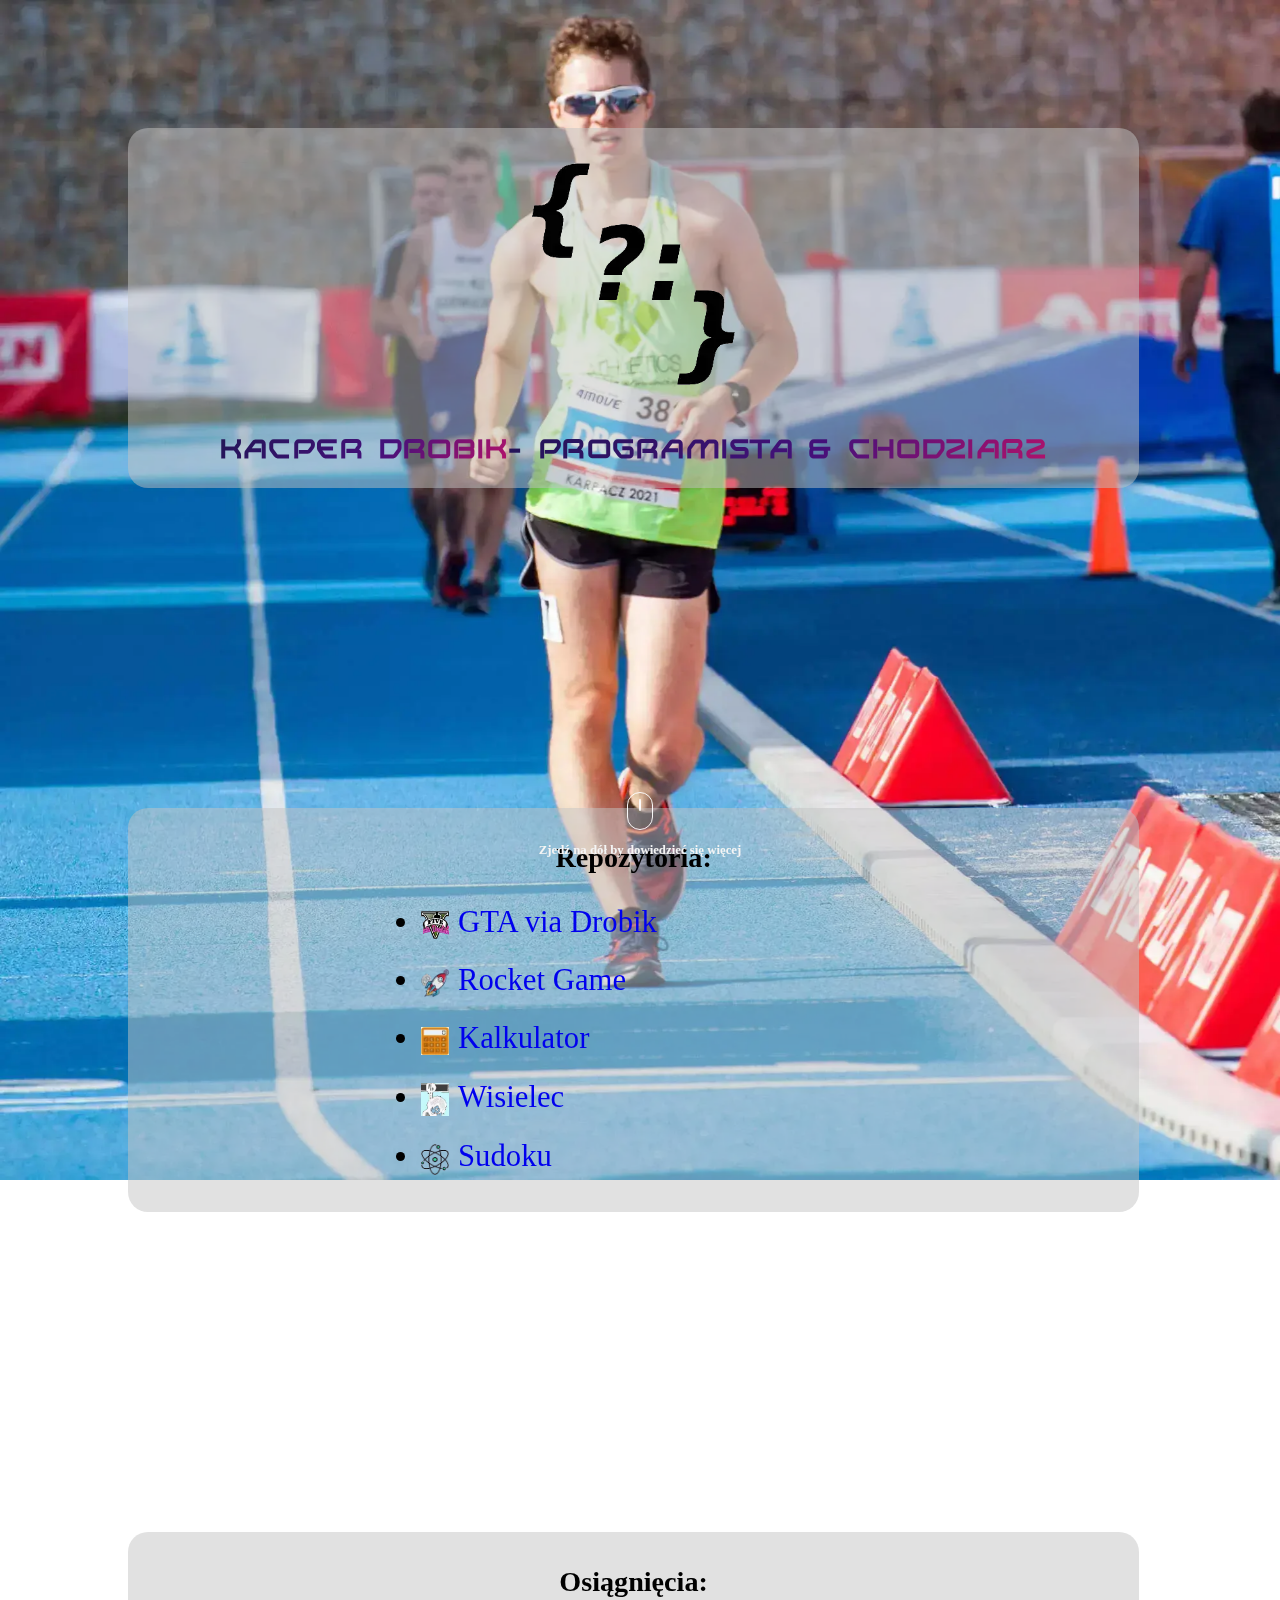
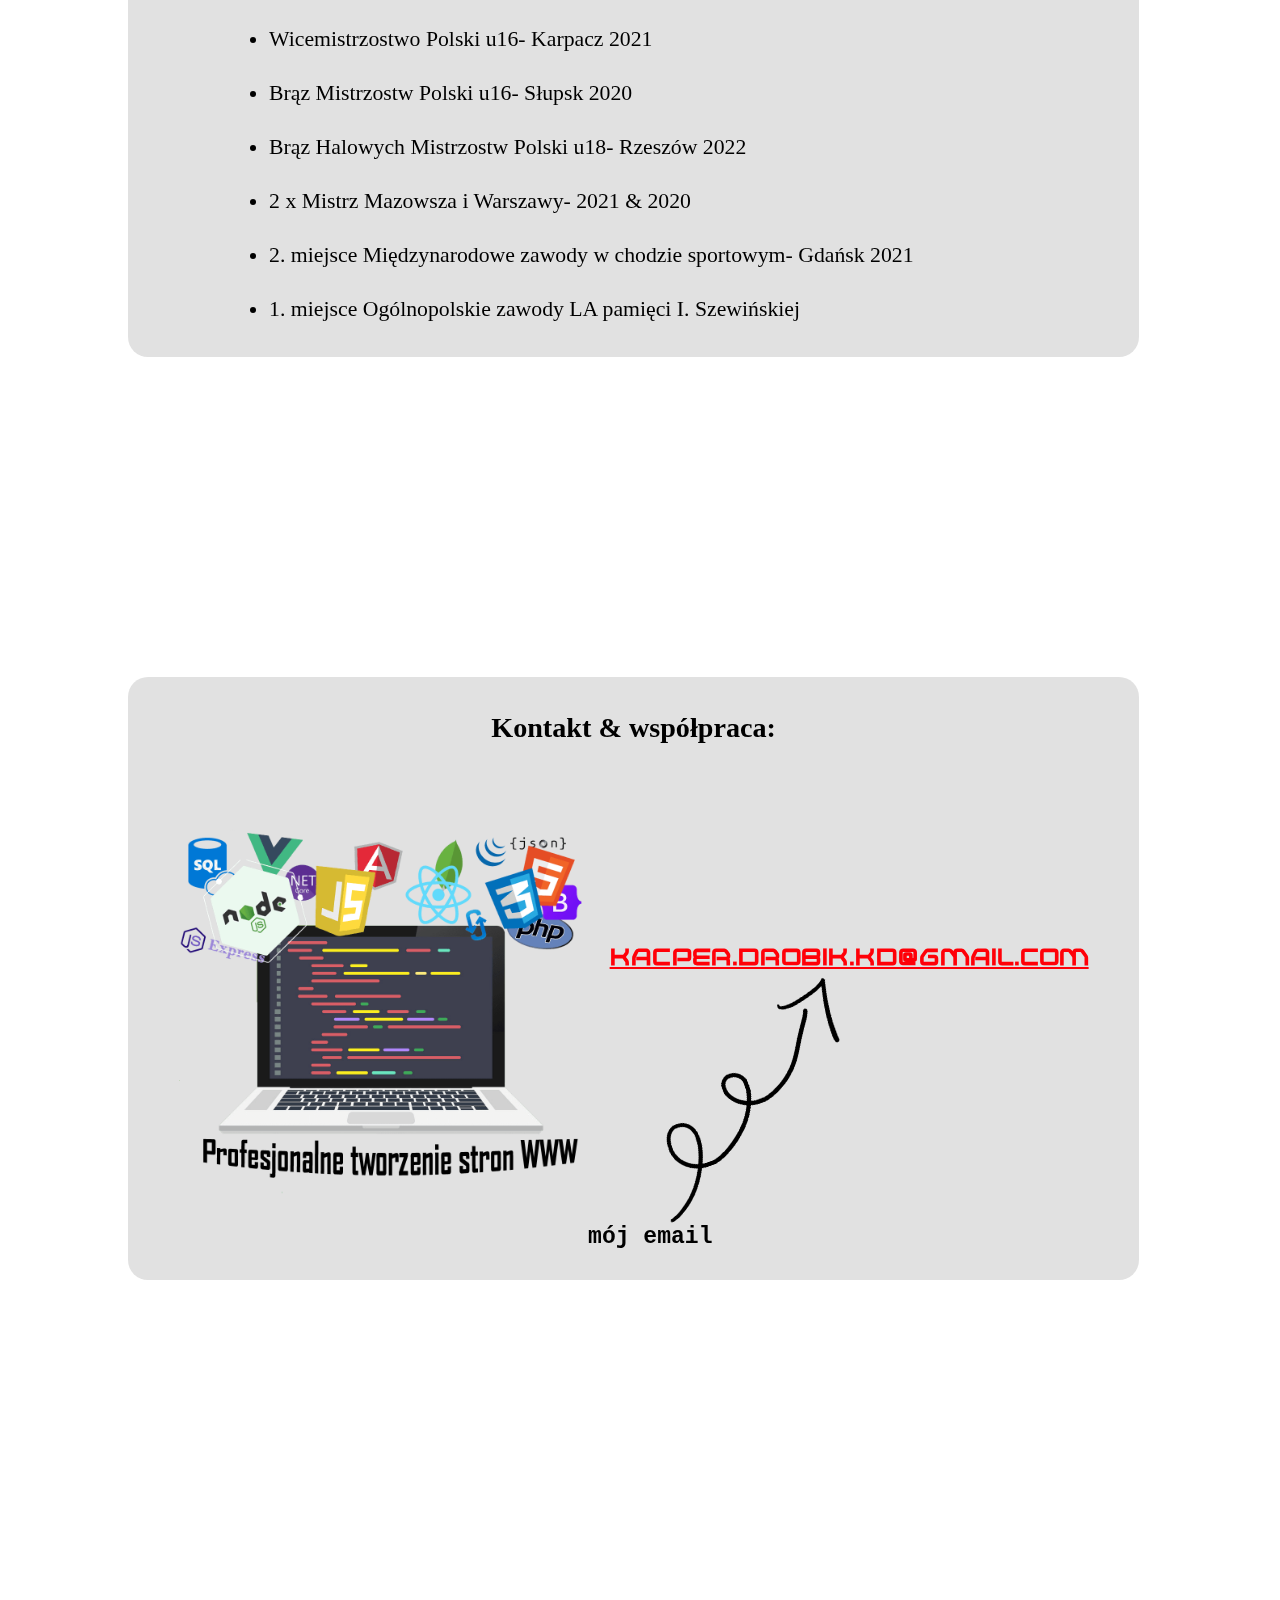
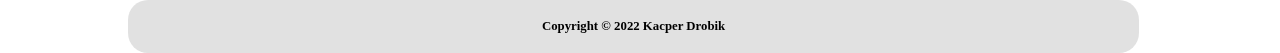
<file: index.html>
<!DOCTYPE html>

<html lang="pl">

<head>

    <meta charset="UTF-8">

    <meta http-equiv="X-UA-Compatible" content="IE=edge">

    <meta name="viewport" content="width=device-width, initial-scale=1.0">

    <meta name="handheldFriendly" content="true" />

    <meta name="robots" content="index,follow" />

    <meta name="language" content="Polish">

    <meta name="description" content="Kacper Drobik- programista & chodziarz. Wielokrotny medalista Mistrzostw Polski. Utalentowany lekkoatleta. Twórca wielu aplikacji oraz gier internetowych. Uczeń najlepszej szkoły w Polsce.">

    <meta name="application-name" content="Kacper Drobik- programista & chodziarz  || Oficjalna strona">

    <meta name="keywords" content="Kacper, Drobik, Kacper Drobik, chód sportowy, chód, programowanie, webmaster, frontend, wicemistrz polski, tworzenie stron www, programowanie stron www, twórca, www, nowoczesne technologie, mistrzostwa polski, programista, informatyk, repozytoria, sportowiec, chodziarz, RK Athletics, sport, javascript, js, web, matematyka, biologia, nauka, mistrz, Korzeniowski"/>

    <meta name="author" content="Kacper Drobik">

    <meta property="og:title" content="Kacper Drobik" />
    <meta property="og:url" content="https://drobik.site" />
    <meta property="og:type" content="website"/>
    <meta property="og:image" content="https://drobik.site/img/kacper_drobik.png"/>
    <meta property="og:image:width" content="990" />
    <meta property="og:image:height" content="999" />            
    <meta property="og:image:type" content="image/png"/>
    
    
    <link rel="canonical" href="https://drobik.site/" />
    
    <link rel="manifest" href="manifest.json">




    <title>Kacper Drobik</title>



    <link rel="stylesheet" href="style.css" media="(min-width: 1200px)">
    <link rel="stylesheet" href="style_2.css" media="(max-width: 1200px) and (min-width: 900px)">
    <link rel="stylesheet" href="style_3.css" media="(max-width: 900px) and (min-width: 450px)">
    <link rel="stylesheet" href="style_4.css" media="(max-width: 450px)">



    <link rel="icon" type="image/webp" sizes="32x32" href="img/favicon.webp">

    <link rel="icon" type="image/webp" sizes="16x16" href="img/favicon_2.webp">

    <link rel="icon" type="image/icon" sizes="48x48" href="img/favicon_3.ico">

    
    <script type="application/ld+json">
        {
        "@context": "https://schema.org/",
        "@type": "Person",
        "name": "Kacper Drobik",
        "url": "https://drobik.site",
        "image": "https://drobik.site/img/kacper_drobik.png",
        "sameAs": [
            "https://statystyka.pzla.pl/personal.php?page=profile&nr_zaw=125537",
            "https://m.facebook.com/profile.php?id=100010785046451"
        ],
        "jobTitle": "programista, chodziarz",
        "nationality": "Polish", 
        "description": "Kacper Drobik- programista & chodziarz. Wielokrotny medalista Mistrzostw Polski. Utalentowany lekkoatleta. Twórca wielu aplikacji oraz gier internetowych. Uczeń najlepszej szkoły w Polsce- TM 1. Finalista wielu konkursów i olimpiad."
        }
    </script>

    <script type="application/ld+json">
        {
        "@context": "https://schema.org/",
        "@type": "WebSite",
        "name": "Kacper Drobik",
        "url": "https://drobik.site",
        "sameAs": [
            "https://statystyka.pzla.pl/personal.php?page=profile&nr_zaw=125537",
            "https://m.facebook.com/profile.php?id=100010785046451"
        ]
        }
    </script>

    <script type="application/ld+json">
        {
        "@context": "http://schema.org/",
        "@type":"Organization",
        "name": "Kacper Drobik",
        "url":"https://drobik.site",
        "logo":"https://drobik.site/img/kacper_drobik.png",
        "sameAs": [
            "https://statystyka.pzla.pl/personal.php?page=profile&nr_zaw=125537",
            "https://m.facebook.com/profile.php?id=100010785046451"
        ]
        }
    </script>


</head>

<body>



    <!-- Kacper Drobik  programista & chodziarz-->

    

    <div id="main">


        <div id="p1">

            <div id="p11">

                <img src="img/log.webp" width="20%" alt="Programowanie || Kacper Drobik"> 

                
                <div id="p111">
                <strong><h1 id="animate-charcter">Kacper Drobik</h1><h2 id="animate-charcter">- Programista & chodziarz</h2></strong>
                </div>
                
            </div>

        </div>



        <div id="p2">

            <div id="p22">

                <p>Repozytoria:</p>

                <div id="ul">

                    <ul>

                        <li><a href="https://kacperrek69.github.io/GTA/" target="_blank"><img src="img/gta_5_logo_via_drobik.webp" width="6%" loading="lazy" alt="GTA via Drobik">GTA via Drobik</a></li>

                        <li><a href="https://kacperrek69.github.io/rocket-game/" target="_blank"><img src="img/rocket_game.webp" width="6%" loading="lazy" alt="Rocket Game">Rocket Game</a></li>

                        <li><a href="https://kacperrek69.github.io/calculator/" target="_blank"><img src="img/kalkulator.webp" width="6%" loading="lazy" alt="Kalkulator">Kalkulator</a></li>

                        <li><a href="https://kacperrek69.github.io/Wisielec/" target="_blank"><img src="img/wisielec.webp" width="6%" loading="lazy" alt="Wisielec">Wisielec</a></li>

                        <li><a href="https://kacperrek69.github.io/sudoku/" target="_blank"><img src="img/sudoku.webp" width="6%" loading="lazy" alt="Sudoku">Sudoku</a></li>

                    </ul>

                </div>

            </div>

        </div>



        <div id="p3"> 

            <p>Osiągnięcia:</p>

            <div id="ul_p3">

                <ul>

                    <li><h4>Wicemistrzostwo Polski u16- Karpacz 2021</h4></li>

                    <li><h4>Brąz Mistrzostw Polski u16- Słupsk 2020</h4></li>

                    <li><h4>Brąz Halowych Mistrzostw Polski u18- Rzeszów 2022</h4></li>

                    <li><h4>2 x Mistrz Mazowsza i Warszawy- 2021 & 2020</h4></li>

                    <li><h4>2. miejsce Międzynarodowe zawody w chodzie sportowym- Gdańsk 2021</h4></li>

                    <li><h4>1. miejsce Ogólnopolskie zawody LA pamięci I. Szewińskiej</h4></li>

                </ul>

            </div>

        </div>


        <div id="p4"> 

            <p>Kontakt & współpraca:</p>

            <div id="contact">
                <img src="img/job.png" width="40%" id="job" alt="Profesjonalne tworzenie stron www- Kacper Drobik">

                <h5 id="email">kacper.drobik.kd@gmail.com</h5>

                <div id="arrow"><img src="img/curved_arrow.gif" width="100%"></div>

                <p id="label_email">mój email</p>

            </div>
        </div>



        
        <div id="bg">

            <div class="slideshow-container">

                <div class="mySlides fade" id="img1">

                  <img src="img/1.webp" alt="Kacper Drobik- Mistrzostwa Polski u16 Karpacz 2021">

                </div>

                

                <div class="mySlides fade" id="img2">

                  <img src="img/2.webp" alt="Kacper Drobik- dekoracja- Mistrzostwa Polski u16 Karpacz 2021">

                </div>



                <div class="mySlides fade" id="img3">

                  <img src="img/3.webp" alt="Kacper Drobik- Ogólnopolskie zawody w chodzie sportowym">

                </div>



                <div class="mySlides fade" id="img4">

                    <img src="img/4.webp" alt="Kacper Drobik- Mistrzostwa Mazowsza">

                </div>



                <div class="mySlides fade" id="img5">

                    <img src="img/5.webp" alt="Kacper Drobik- zawody chód sportowy">

                </div>



                <div class="mySlides fade" id="img6">

                    <img src="img/6.webp" alt="Kacper Drobik- Międzynarodowe zawody w chodzie sportowym Gdańsk">

                </div>

                
                <div class="mySlides fade" id="img7">

                    <img src="img/7.webp" alt="Kacper Drobik- World Athletics Race Walking Tour Sulejówek 2022">

                </div>
            </div>

        </div>




        <div id="p5">

            <p>Copyright © 2022 Kacper Drobik</p>

        </div>


        <div id="invisible_h3">
            <strong><h3>Kacper Drobik</h3></strong>

            <h2>Profesjonalne tworzenie stron www</h2>

            <h3>Kacper Drobik</h3>
            
            <h4>Kacper Drobik</h4>
            
            <h5>Kacper Drobik programista chodziarz</h5>
            
            <h6>Kacper Drobik chodziarz programista</h6>
            
            <a href="https://m.facebook.com/profile.php?id=100010785046451" class="fa fa-facebook">facebook Kacper Drobik</a>
            
        </div>



        <div id="nav">
            <div class="mousey">
                <div class="scroller"></div>
            </div>
            <p>Zjedź na dół by dowiedzieć się więcej</p>
        </div>

    </div>

    <script async src="script.js"></script>


</body>

</html>
</file>
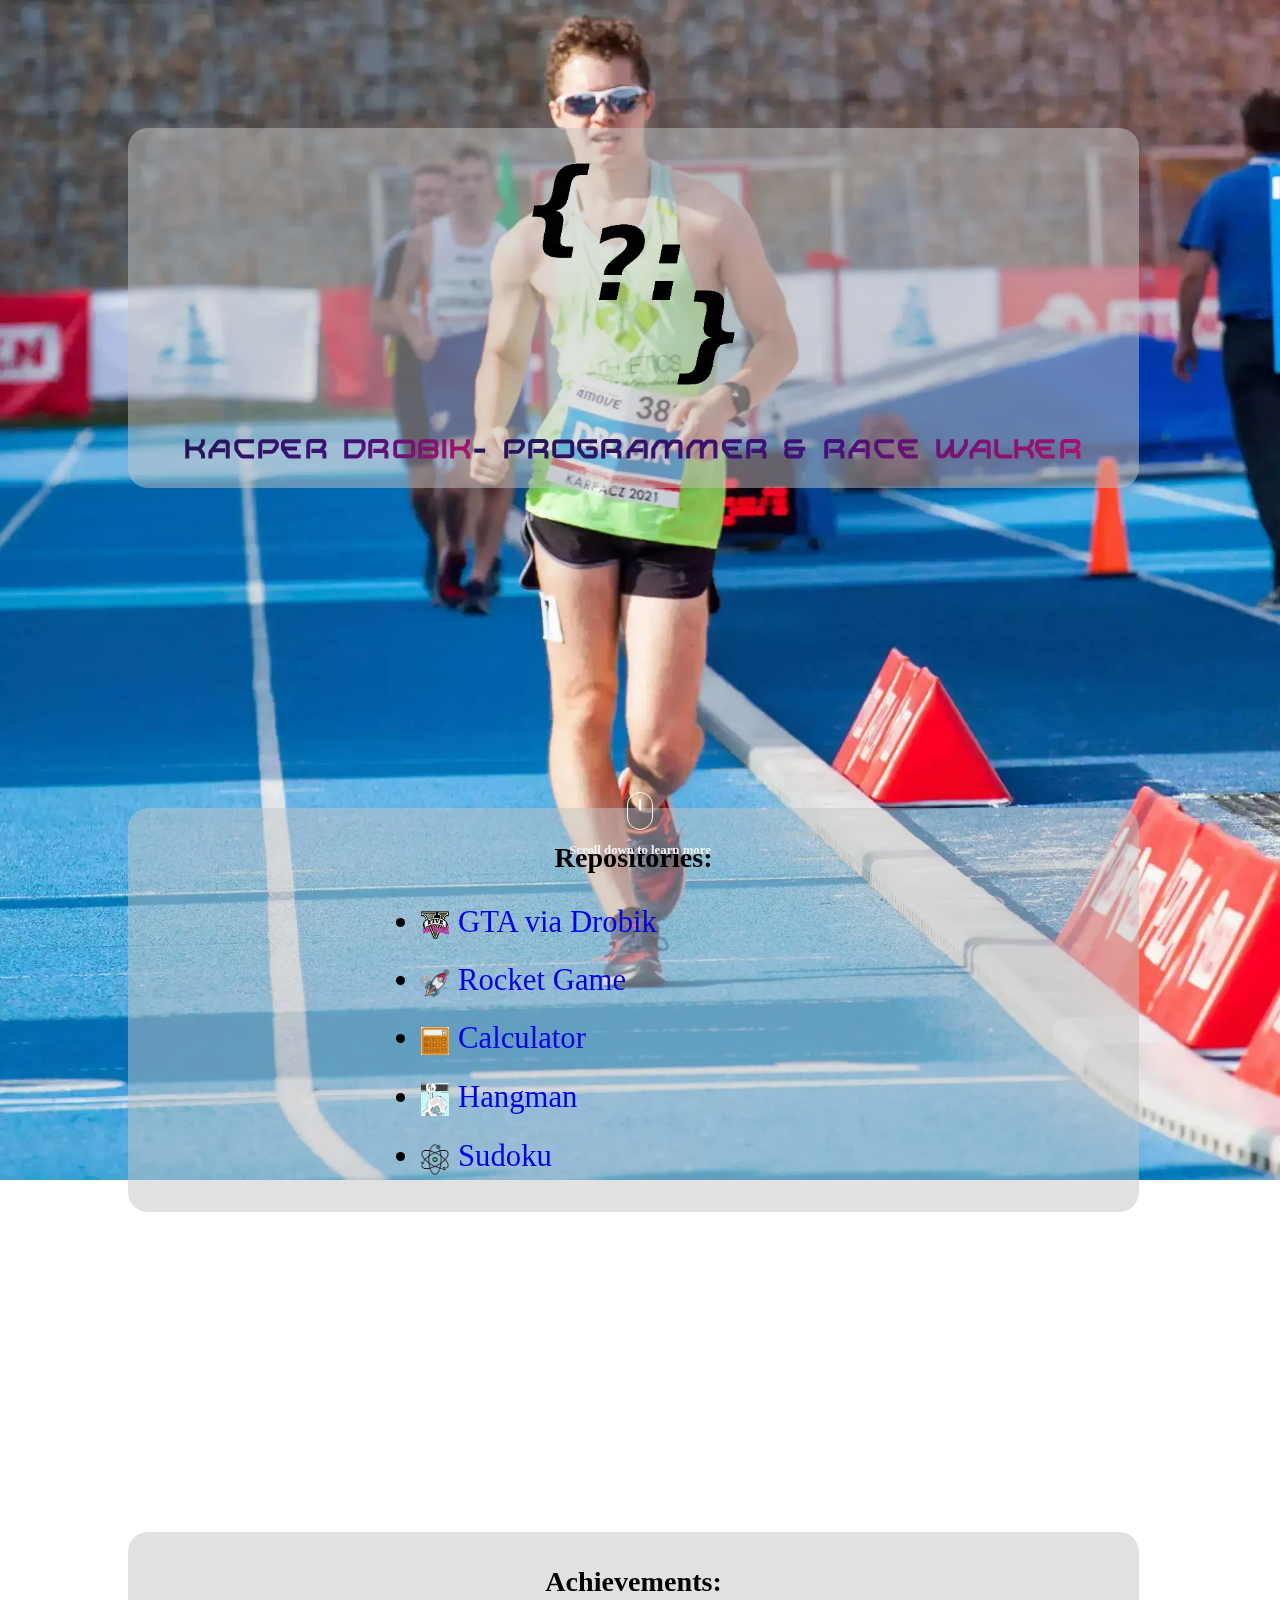
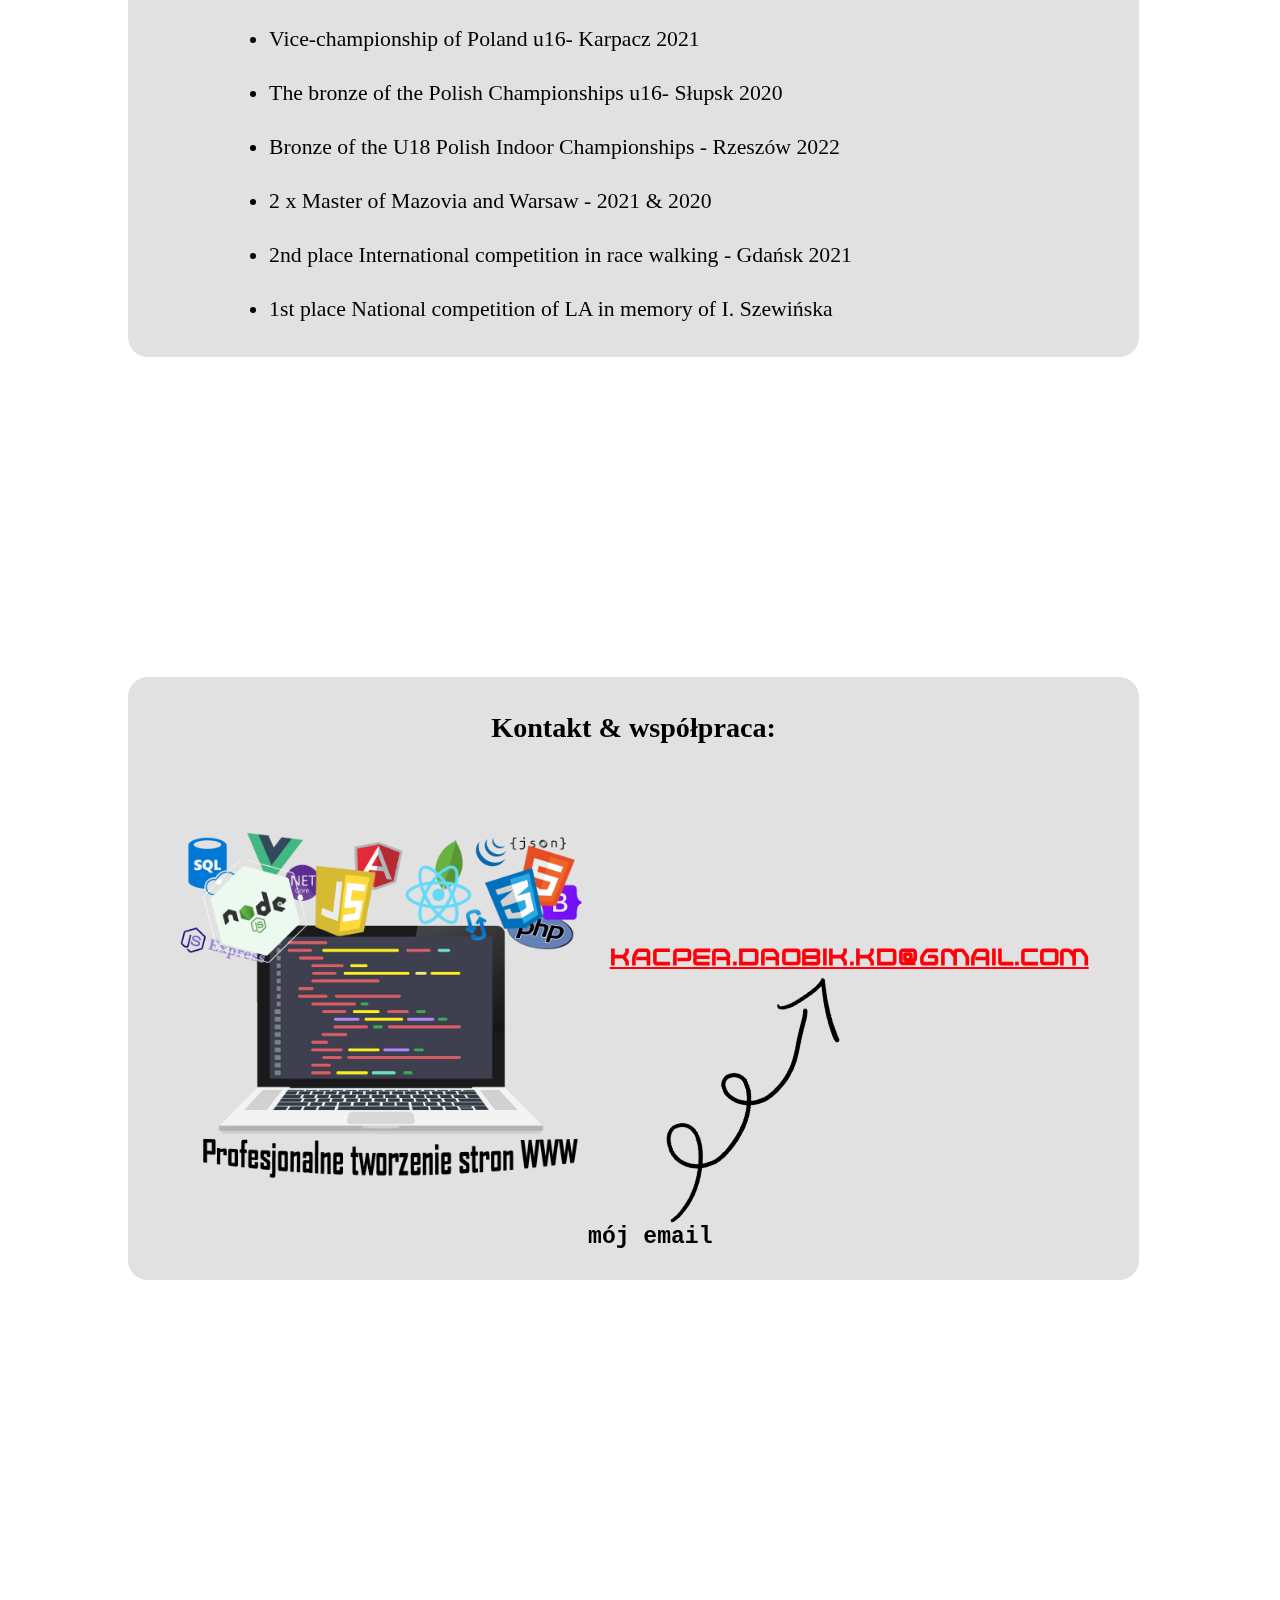
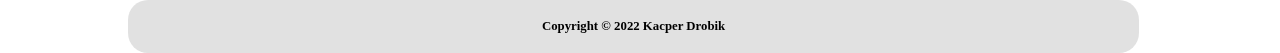
<file: en/index.html>
<!DOCTYPE html>

<html lang="en">

<head>

    <meta charset="UTF-8">

    <meta http-equiv="X-UA-Compatible" content="IE=edge">

    <meta name="viewport" content="width=device-width, initial-scale=1.0">

    <meta name="handheldFriendly" content="true" />

    <meta name="robots" content="index,follow" />

    <meta name="language" content="English">

    <meta name="description" content="Kacper Drobik- programmer & race walker. Multiple medalist of the Polish Championships. Talented athlete. Creator of many applications and internet games. A student of the best school in Poland.">

    <meta name="application-name" content="Kacper Drobik- programmer & race walker || Official page">

    <meta name="keywords" content="Kacper, Drobik, Kacper Drobik, race walk, walker, programming, webmaster, frontend, Polish runner-up, Polish championship, programmer, IT specialist, repositories, athlete, walk, RK Athletics, sport, javascript, js, web, php, asp, framework , math, biology, science, master, Korzeniowski"/>

    <meta name="author" content="Kacper Drobik">

    <meta property="og:title" content="Kacper Drobik" />
    <meta property="og:url" content="https://drobik.site" />
    <meta property="og:type" content="website"/>
    <meta property="og:image" content="https://drobik.site/img/kacper_drobik.png"/>
    <meta property="og:image:width" content="990" />
    <meta property="og:image:height" content="999" />            
    <meta property="og:image:type" content="image/png"/>
    
    
    <link rel="canonical" href="https://drobik.site/" />
    
    <link rel="manifest" href="../manifest.json">




    <title>Kacper Drobik</title>



    <link rel="stylesheet" href="../style.css" media="(min-width: 1200px)">
    <link rel="stylesheet" href="../style_2.css" media="(max-width: 1200px) and (min-width: 900px)">
    <link rel="stylesheet" href="../style_3.css" media="(max-width: 900px) and (min-width: 450px)">
    <link rel="stylesheet" href="../style_4.css" media="(max-width: 450px)">



    <link rel="icon" type="image/webp" sizes="32x32" href="../img/favicon.webp">

    <link rel="icon" type="image/webp" sizes="16x16" href="../img/favicon_2.webp">

    <link rel="icon" type="image/icon" sizes="48x48" href="../img/favicon_3.ico">

    
    <script type="application/ld+json">
        {
        "@context": "https://schema.org/",
        "@type": "Person",
        "name": "Kacper Drobik",
        "url": "https://drobik.site",
        "image": "https://drobik.site/img/kacper_drobik.png",
        "sameAs": [
            "https://statystyka.pzla.pl/personal.php?page=profile&nr_zaw=125537",
            "https://m.facebook.com/profile.php?id=100010785046451"
        ],
        "jobTitle": "programmer, race walker",
        "nationality": "Polish", 
        "description": "Kacper Drobik- programmer & race walker. Multiple medalist of the Polish Championships. Talented athlete. Creator of many applications and internet games. A student of the best school in Poland."
        }
    </script>

    <script type="application/ld+json">
        {
        "@context": "https://schema.org/",
        "@type": "WebSite",
        "name": "Kacper Drobik",
        "url": "https://drobik.site",
        "sameAs": [
            "https://statystyka.pzla.pl/personal.php?page=profile&nr_zaw=125537",
            "https://m.facebook.com/profile.php?id=100010785046451"
        ]
        }
    </script>

    <script type="application/ld+json">
        {
        "@context": "http://schema.org/",
        "@type":"Organization",
        "name": "Kacper Drobik",
        "url":"https://drobik.site",
        "logo":"https://drobik.site/img/kacper_drobik.png",
        "sameAs": [
            "https://statystyka.pzla.pl/personal.php?page=profile&nr_zaw=125537",
            "https://m.facebook.com/profile.php?id=100010785046451"
        ]
        }
    </script>


</head>

<body>



    <!-- Kacper Drobik  programmer & race walker-->

    

    <div id="main">


        <div id="p1">

            <div id="p11">

                <img src="../img/log.webp" width="20%" alt="Programming || Kacper Drobik"> 

                
                <div id="p111">
                <strong><h1 id="animate-charcter">Kacper Drobik</h1><h2 id="animate-charcter">- Programmer & race walker</h2></strong>
                </div>
                
            </div>

        </div>



        <div id="p2">

            <div id="p22">

                <p>Repositories:</p>

                <div id="ul">

                    <ul>

                        <li><a href="https://kacperrek69.github.io/GTA/" target="_blank"><img src="../img/gta_5_logo_via_drobik.webp" width="6%" loading="lazy" alt="GTA via Drobik">GTA via Drobik</a></li>

                        <li><a href="https://kacperrek69.github.io/rocket-game/" target="_blank"><img src="../img/rocket_game.webp" width="6%" loading="lazy" alt="Rocket Game">Rocket Game</a></li>

                        <li><a href="https://kacperrek69.github.io/calculator/" target="_blank"><img src="../img/kalkulator.webp" width="6%" loading="lazy" alt="Calculator">Calculator</a></li>

                        <li><a href="https://kacperrek69.github.io/Wisielec/" target="_blank"><img src="../img/wisielec.webp" width="6%" loading="lazy" alt="Hangman">Hangman</a></li>

                        <li><a href="https://kacperrek69.github.io/sudoku/" target="_blank"><img src="../img/sudoku.webp" width="6%" loading="lazy" alt="Sudoku">Sudoku</a></li>

                    </ul>

                </div>

            </div>

        </div>



        <div id="p3"> 

            <p>Achievements:</p>

            <div id="ul_p3">

                <ul>

                    <li><h4>Vice-championship of Poland u16- Karpacz 2021</h4></li>

                    <li><h4>The bronze of the Polish Championships u16- Słupsk 2020</h4></li>

                    <li><h4>Bronze of the U18 Polish Indoor Championships - Rzeszów 2022</h4></li>

                    <li><h4>2 x Master of Mazovia and Warsaw - 2021 & 2020</h4></li>

                    <li><h4>2nd place International competition in race walking - Gdańsk 2021</h4></li>

                    <li><h4>1st place National competition of LA in memory of I. Szewińska</h4></li>

                </ul>

            </div>

        </div>





        <div id="p4"> 

            <p>Kontakt & współpraca:</p>

            <div id="contact">
                <img src="../img/job.png" width="40%" id="job" alt="Profesjonalne tworzenie stron www- Kacper Drobik">

                <h5 id="email">kacper.drobik.kd@gmail.com</h5>

                <div id="arrow"><img src="../img/curved_arrow.gif" width="100%"></div>

                <p id="label_email">mój email</p>

            </div>
        </div>




        
        <div id="bg">

            <div class="slideshow-container">

                <div class="mySlides fade" id="img1">

                  <img src="../img/1.webp" alt="Kacper Drobik- Polish Championships u16 Karpacz 2021">

                </div>

                

                <div class="mySlides fade" id="img2">

                  <img src="../img/2.webp" alt="Kacper Drobik- decoration- Polish Championships u16 Karpacz 2021">

                </div>


                <div class="mySlides fade" id="img7">

                    <img src="../img/7.webp" alt="Kacper Drobik- World Athletics Race Walking Tour Sulejówek 2022">

                </div>
                

                <div class="mySlides fade" id="img3">

                  <img src="../img/3.webp" alt="Kacper Drobik- Nationwide competition in race walking">

                </div>



                <div class="mySlides fade" id="img4">

                    <img src="../img/4.webp" alt="Kacper Drobik- Masovian Championship">

                </div>



                <div class="mySlides fade" id="img5">

                    <img src="../img/5.webp" alt="Kacper Drobik- race walking competition">

                </div>



                <div class="mySlides fade" id="img6">

                    <img src="../img/6.webp" alt="Kacper Drobik- International competition in race walking Gdańsk">

                </div>

                

            </div>

        </div>




        <div id="p5">

            <p>Copyright © 2022 Kacper Drobik</p>

        </div>


        <div id="invisible_h3">
            <strong><h3>Kacper Drobik</h3></strong>

            <h2>creating websites</h2>

            <h3>Kacper Drobik</h3>
            
            <h4>Kacper Drobik</h4>
            
            <h5>Kacper Drobik programmer race walker</h5>
            
            <h6>Kacper Drobik race walker programmer</h6>
            
            <a href="https://m.facebook.com/profile.php?id=100010785046451" class="fa fa-facebook">facebook Kacper Drobik</a>
            
        </div>



        <div id="nav">
            <div class="mousey">
                <div class="scroller"></div>
            </div>
            <p>Scroll down to learn more</p>
        </div>

    </div>

    <script async src="script.js"></script>


</body>

</html>
</file>
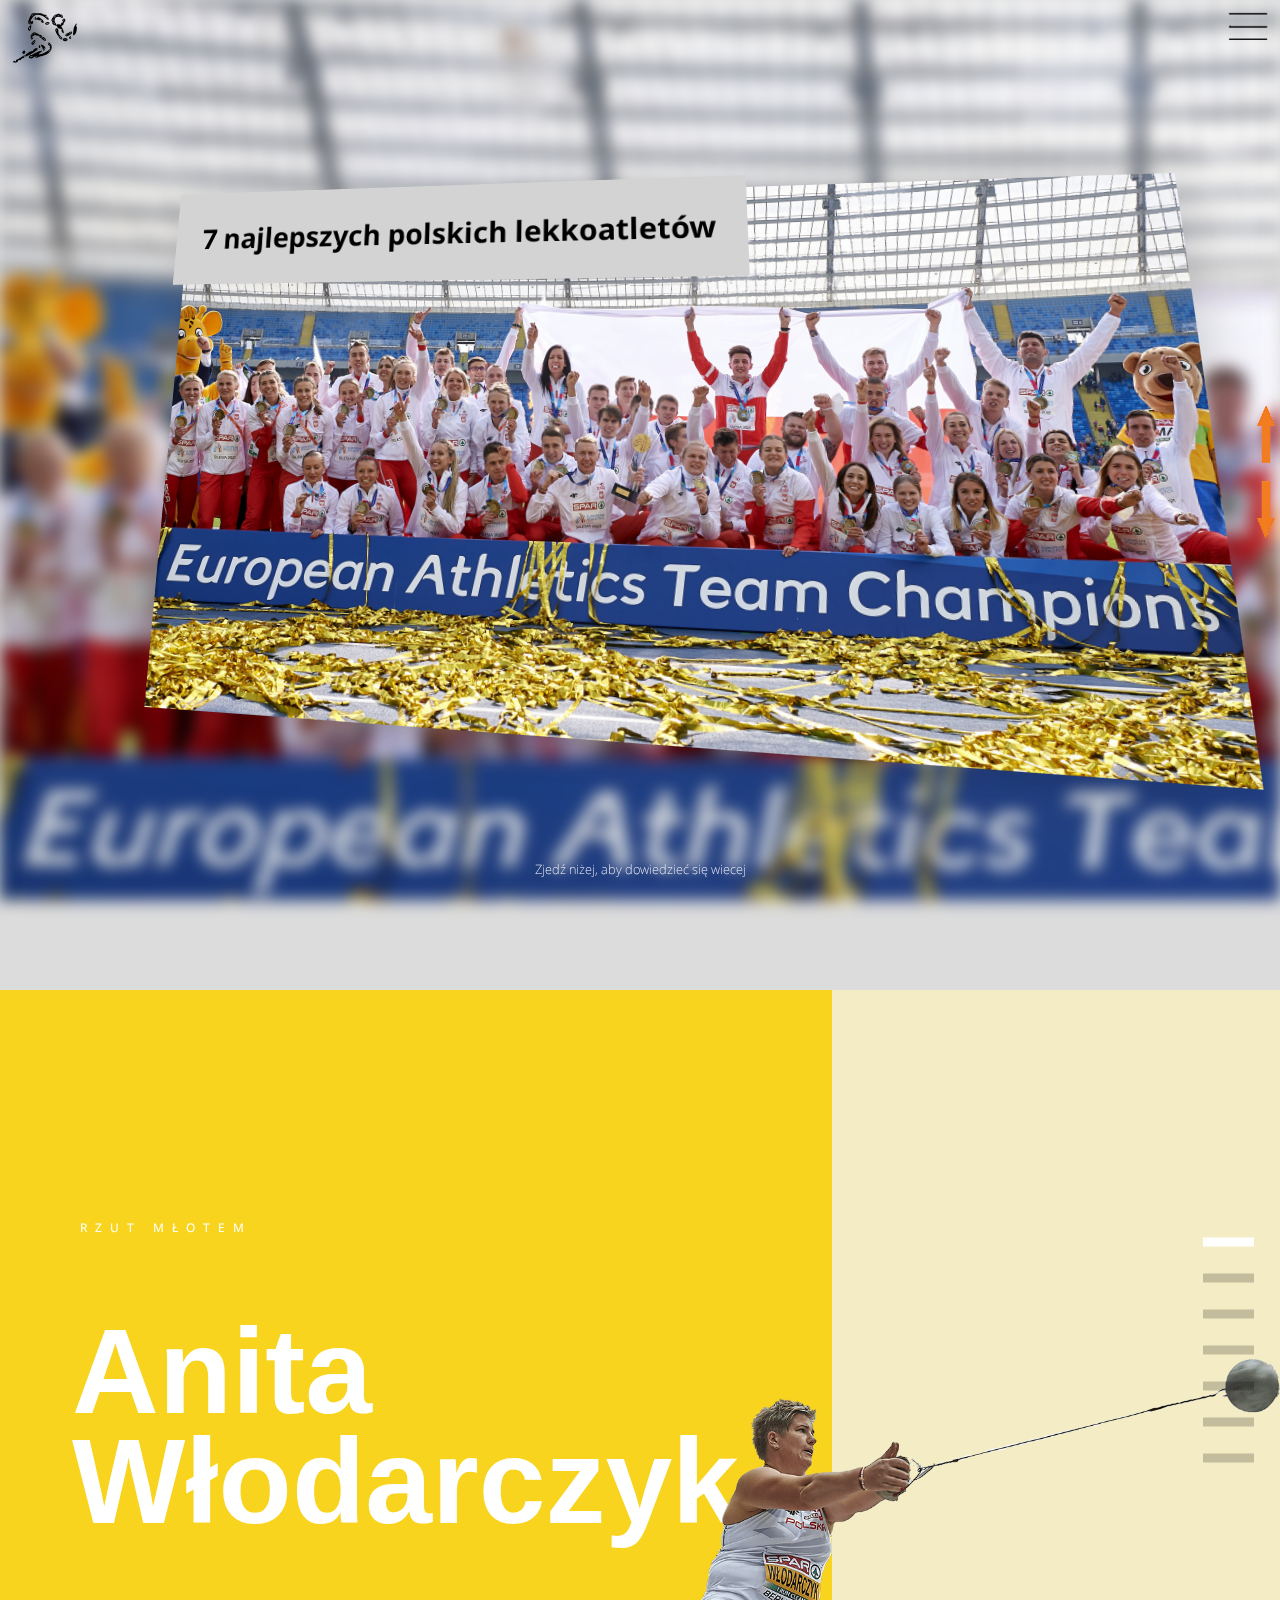
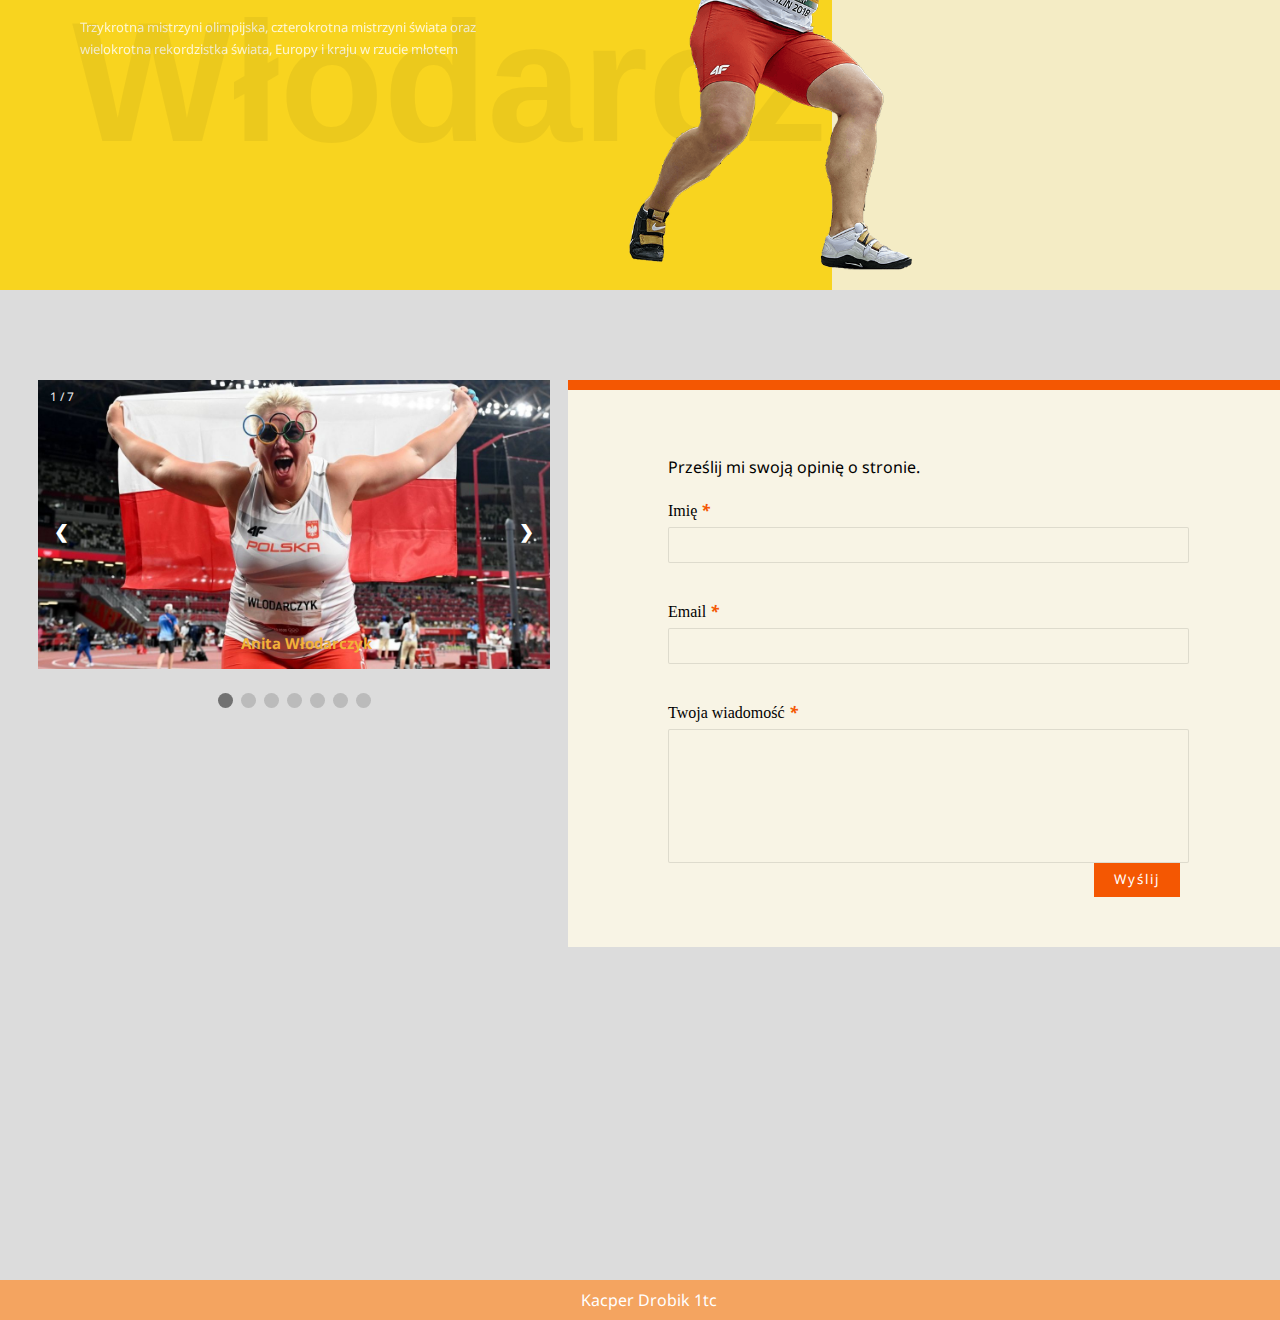
<file: projekty/7-najlepszych-polskich-lekkoatletow/index.html>
<!DOCTYPE html>
<html lang="en">
<head>
    <meta charset="UTF-8">
    <meta http-equiv="X-UA-Compatible" content="IE=edge">
    <meta name="viewport" content="width=device-width, initial-scale=1.0">
    <title>7 najlepszych polskich lekkoatletów</title>

    <link rel="stylesheet" href="style.css" media="(min-width: 1200px)">
    <link rel="stylesheet" href="style_mini.css" media="(max-width: 1200px) and (min-width: 600px)">
    <link rel="stylesheet" href="style_mob.css" media="(max-width: 600px)">
    
    <script src="https://code.jquery.com/jquery-3.6.0.min.js" defer></script>
    <script src="script.js" defer></script>

    <link rel="icon" type="image/x-icon" href="source/ikon.gif">
</head>
<body>

    <div id="logo">
      <img src="source/ikon.svg" width="100%">
    </div>

    <div id="background-first"></div>
    

    <div id="animated-container">
        <div id="animated-inner">
            <h1>7 najlepszych polskich lekkoatletów</h1>
            
            <picture>
                <source media="(max-width:600px)" srcset="source/main3.png">
                <source media="(max-width:1200px) and (min-width:600px)" srcset="source/main2.jfif">
                <img src="source/main1.jpg" alt="Wygrana Polskich lekkoatletów w Drużynowych Mistrzostwach Europy w lekkiej atletyce.">
            </picture>
        </div>
    </div>


    <div class="hamburger-menu">
        <img src="source/nav.gif" width="100%">
    </div>
    <div id="navbar">
        <ul>
            <li id="link1">Anita Włodarczyk</li>
            <li id="link2">Irena Szewińska</li>
            <li id="link3">Robert Korzeniowski</li>
            <li id="link4">Adam Kszczot</li>
            <li id="link5">Kamila Skolimowska</li>
            <li id="link6">Bronisław Malinowski</li>
            <li id="link7">Józef Szmidt</li>
        </ul>
    </div>

    <div id="info">
      <p>Zjedź niżej, aby dowiedzieć się wiecej</p>
    </div>
  
    <div id="nav">
      <img id="arrow_up" src="source/arrow_up.gif">
      <br>
      <img id="arrow_down" src="source/arrow_down.gif">
    </div>
    
   <div id="main-twice">
    <div class="slider__warpper">
        <div class="flex__container flex--wlodarczyk flex--active" data-slide="1">
          <div class="flex__item flex__item--left">
            <div class="flex__content">
              <p class="text--sub">Rzut młotem</p>
              <h1 class="text--big AW">Anita Włodarczyk</h1>
              <p class="text--normal">Trzykrotna mistrzyni olimpijska, czterokrotna mistrzyni świata oraz wielokrotna rekordzistka świata, Europy i kraju w rzucie młotem</p>
            </div>
            <p class="text__background">Włodarczyk</p>
          </div>
          <div class="flex__item flex__item--right"></div>
          <img class="pokemon__img AWI" src="source/anita_wlodarczyk.png" />
        </div>
        <div class="flex__container flex--szewinska animate--start" data-slide="2">
          <div class="flex__item flex__item--left">
            <div class="flex__content">
              <p class="text--sub">Biegi sprinterskie</p>
              <h1 class="text--big IS">Irena Szewińska</h1>
              <p class="text--normal">Siedmiokrotna medalistka igrzysk olimpijskich (3 medale złote, 2 srebrne i 2 brązowe) oraz szesnastokrotna medalistka mistrzostw Europy (10 medali na otwartym stadionie i 6 w hali). Zdobyła 24 medale mistrzostw Polski w biegu na 100 metrów, 200 metrów, 400 metrów, w sztafecie 4 × 100 metrów oraz w skoku w dal[5].</p>
            </div>
            <p class="text__background">Szewińska</p>
          </div>
          <div class="flex__item flex__item--right"></div>
          <img class="pokemon__img ISI" src="source/irena_szewinska.png" />
        </div>
        <div class="flex__container flex--korzeniowski animate--start" data-slide="3">
          <div class="flex__item flex__item--left">
            <div class="flex__content">
              <p class="text--sub">Chód sportowy</p>
              <h1 class="text--big RK">Robert Korzeniowski</h1>
              <p class="text--normal">Czterokrotny mistrz olimpijski, trzykrotny mistrz świata i dwukrotny mistrz Europy, były rekordzista świata w chodzie sportowym, najbardziej utytułowany polski sportowiec pod względem zdobytych tytułów mistrza olimpijskiego.</p>
            </div>
            <p class="text__background">Korzeniowski</p>
          </div>
          <div class="flex__item flex__item--right"></div>
          <img class="pokemon__img RKI" src="source/robert_korzeniowski.png" />
      </div>
        <div class="flex__container flex--kszczot animate--start" data-slide="4">
          <div class="flex__item flex__item--left">
            <div class="flex__content">
              <p class="text--sub">Biegi średniodystansowe</p>
              <h1 class="text--big AK">Adam Kszczot</h1>
              <p class="text--normal">Wielokrotny medalista mistrzostw Europy, halowych mistrzostw Europy, mistrzostw świata oraz halowych mistrzostw świata. Reprezentował Polskę na drużynowym czempionacie Starego Kontynentu oraz w meczach międzypaństwowych. Rekordzista kraju w biegu na 800 metrów w hali.</p>
            </div>
            <p class="text__background">Kszczot</p>
          </div>
          <div class="flex__item flex__item--right"></div>
          <img class="pokemon__img AKI" src="source/adam_kszczot.png" />
        </div>
        <div class="flex__container flex--skolimowska animate--start" data-slide="5">
          <div class="flex__item flex__item--left">
            <div class="flex__content">
              <p class="text--sub">Rzut młotem</p>
              <h1 class="text--big KS">Kamila Skolimowska</h1>
              <p class="text--normal">W wieku 18 lat zostałą złotą medalistką olimpijską.</p>
            </div>
            <p class="text__background">Skolimowska</p>
          </div>
          <div class="flex__item flex__item--right"></div>
          <img class="pokemon__img KSI" src="source/kamila_skolimowska.png" />
        </div>
        <div class="flex__container flex--malinowski animate--start" data-slide="6">
          <div class="flex__item flex__item--left">
            <div class="flex__content">
              <p class="text--sub">Biegi z przeszkodami</p>
              <h1 class="text--big BM">Bronisław Malinowski</h1>
              <p class="text--normal">Mistrz olimpijski z Moskwy oraz wicemistrz olimpijski z Montrealu. Trzykrotny mistrz Europy.</p>
            </div>
            <p class="text__background">Malinowski</p>
          </div>
          <div class="flex__item flex__item--right"></div>
          <img class="pokemon__img BMI" src="source/bronislaw_malinowski.png" />
        </div>
        
        <div class="flex__container flex--szmidt animate--start" data-slide="7">
            <div class="flex__item flex__item--left">
              <div class="flex__content">
                <p class="text--sub">Trójskok</p>
                <h1 class="text--big JS">Józef Szmidt</h1>
                <p class="text--normal">Dwukrotny mistrz olimpijski, dwukrotny mistrz Europy, rekordzista świata.</p>
              </div>
              <p class="text__background">Szmidt</p>
            </div>
            <div class="flex__item flex__item--right"></div>
            <img class="pokemon__img JSI" src="source/jozef_schmidt.png" />
          </div>
      </div>
      
      <div class="slider__navi">
        <a class="slide-nav active" data-slide="1">Anita Włodarczyk</a>
        <a class="slide-nav" data-slide="2">Irena Szewińska</a>
        <a class="slide-nav" data-slide="3">Robert Korzeniowski</a>
        <a class="slide-nav" data-slide="4">Adam Kszczot</a>
        <a class="slide-nav" data-slide="5">Kamila Skolimowska</a>
        <a class="slide-nav" data-slide="6">Bronisław Malinowski</a>
        <a class="slide-nav" data-slide="7">Józef Szmidt</a>
      </div>
   </div>


   <div id="main-third">
      <div id="slider">
        <div class="slideshow-container">

            <div class="mySlides fade">
              <div class="numbertext">1 / 7</div>
              <img src="source/anita_wlodarczyk2.jpg" style="width:100%" loading="lazy">
              <div class="text">Anita Włodarczyk</div>
            </div>
            
            <div class="mySlides fade">
              <div class="numbertext">2 / 7</div>
              <img src="source/irena_szewinska2.jpg" style="width:100%" loading="lazy">
              <div class="text">Irena Szewińska</div>
            </div>
            
            <div class="mySlides fade">
              <div class="numbertext">3 / 7</div>
              <img src="source/robert_korzeniowski2.jpg" style="width:100%" loading="lazy">
              <div class="text">Robert Korzeniowski</div>
            </div>

            <div class="mySlides fade">
              <div class="numbertext">4 / 7</div>
              <img src="source/adam_kszczot2.jpg" style="width:100%" loading="lazy">
              <div class="text">Adam Kszczot</div>
            </div>

            <div class="mySlides fade">
                <div class="numbertext">5 / 7</div>
                <img src="source/kamila_skolimowska2.jpeg" style="width:100%" loading="lazy">
                <div class="text">Kamila Skolimowska</div>
              </div>
            
              <div class="mySlides fade">
                <div class="numbertext">6 / 7</div>
                <img src="source/bronislaw_malinowski2.jpg" style="width:100%" loading="lazy">
                <div class="text">Bronisław Malinowski</div>
              </div>

              <div class="mySlides fade">
                <div class="numbertext">7 / 7</div>
                <img src="source/jozef_schmidt2.jpg" style="width:100%" loading="lazy">
                <div class="text">Józef Szmidt</div>
              </div>
            
            <a class="prev" onclick="plusSlides(-1)">❮</a>
            <a class="next" onclick="plusSlides(1)">❯</a>
            
            </div>
            <br>
            
            <div style="text-align:center">
              <span class="dot" onclick="currentSlide(1)"></span> 
              <span class="dot" onclick="currentSlide(2)"></span> 
              <span class="dot" onclick="currentSlide(3)"></span> 
              <span class="dot" onclick="currentSlide(4)"></span> 
              <span class="dot" onclick="currentSlide(5)"></span> 
              <span class="dot" onclick="currentSlide(6)"></span> 
              <span class="dot" onclick="currentSlide(7)"></span> 
            </div>
      </div>

      <div id="contact-us">
        <p>Prześlij mi swoją opinię o stronie.</p>
        <form action="">
          <label for="customerName">Imię <em>&#x2a;</em></label><input id="customerName" name="customerName" required="" type="text" /><label for="customerEmail">Email <em>&#x2a;</em></label><input id="customerEmail" name="customerEmail" required="" type="email" /><label for="customerNote">Twoja wiadomość <em>&#x2a;</em></label><textarea id="customerNote" name="customerNote" required="" rows="4"></textarea>
          <button id="customerOrder">Wyślij</button>
        </form>
      </div>
   </div>

    <div id="footer">
        <a href="https:/drobik.site" target="_blank">Kacper Drobik 1tc</a>
    </div>


    
</body>
</html>
</file>
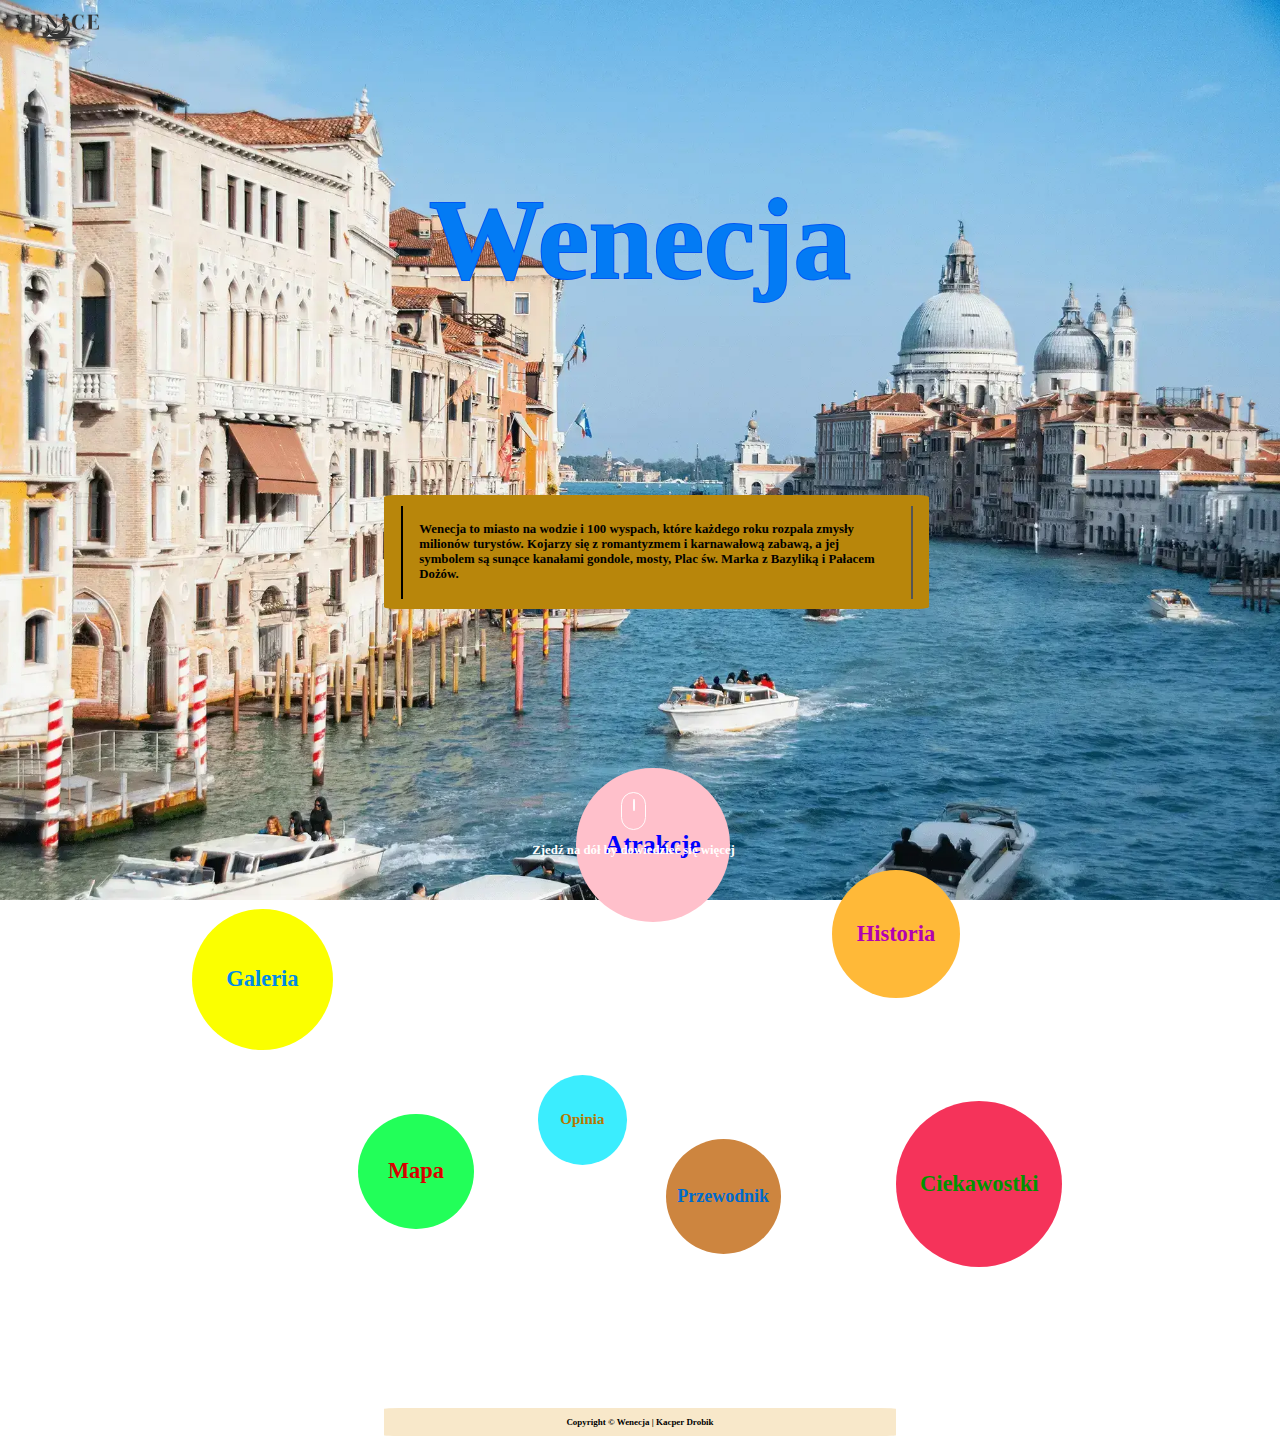
<file: projekty/Wenecja/index.html>
<!DOCTYPE html>
<html lang="pl">
<head>
    <meta charset="UTF-8">
    <meta http-equiv="X-UA-Compatible" content="IE=edge">
    <meta name="viewport" content="width=device-width, initial-scale=1.0">
    <meta name="language" content="Polish">
    <meta name="robots" content="index,follow" />
    <meta name="handheldFriendly" content="true" />
    <meta name="description" content="Wenecja to miasto na wodzie i 100 wyspach, które każdego roku rozpala zmysły milionów turystów. Kojarzy się z romantyzmem i karnawałową zabawą, a jej symbolem są sunące kanałami gondole, mosty, Plac św. Marka z Bazyliką i Pałacem Dożów.">
    <meta name="application-name" content="Wenecja- miasto na wodzie i 100 wyspach">
    <meta name="author" content="Kacper Drobik">
    <meta name="keywords" content="Wenecja, Włochy, wyspa, turystyka, atrakcje, historia"/>

    <title>Wenecja- miasto na wodzie i 100 wyspach</title>

    <link rel="stylesheet" href="style.css" type="text/css" media="(min-width: 1000px)">
    <link rel="stylesheet" href="style_mob.css" type="text/css" media="(max-width: 1000px)">

    <link rel="icon" type="image/icon" href="source/logo_123.ico">


    <script type="application/ld+json">
        {
          "@context": "https://schema.org/",
          "@type": "WebSite",
          "name": "Wenecja- miasto na wodzie i 100 wyspach",
          "url": "https://drobik.site/projekty/Wenecja/",
          "description": "Wenecja to miasto na wodzie i 100 wyspach, które każdego roku rozpala zmysły milionów turystów. Kojarzy się z romantyzmem i karnawałową zabawą, a jej symbolem są sunące kanałami gondole, mosty, Plac św. Marka z Bazyliką i Pałacem Dożów."
        }
    </script>
</head>
<body>
    <div id="title">
        <section>
            <div class="content">
                <h1>Wenecja</h1>
                <h1>Wenecja</h1>
            </div>
        </section>
    </div>

    <div id="short_description">
        <h2>Wenecja to miasto na wodzie i 100 wyspach, które każdego roku rozpala zmysły milionów turystów. Kojarzy się z romantyzmem i karnawałową zabawą, a jej symbolem są sunące kanałami gondole, mosty, Plac św. Marka z Bazyliką i Pałacem Dożów.</h2>
    </div>

    
    <!-- 
        
    ██╗░░██╗██╗██████╗░███████╗██████╗░
    ██║░░██║██║██╔══██╗██╔════╝██╔══██╗
    ███████║██║██║░░██║█████╗░░██████╔╝
    ██╔══██║██║██║░░██║██╔══╝░░██╔══██╗
    ██║░░██║██║██████╔╝███████╗██║░░██║
    ╚═╝░░╚═╝╚═╝╚═════╝░╚══════╝╚═╝░░╚═╝

     -->

    <div id="nav">
        <div id="cr1">
            <a href="galeria.html" title="Przejdź do Galerii"><h3>Galeria</h3></a>
        </div>

        <div id="cr2">
            <a href="mapa.html" title="Przejdź do Mapy"><h3>Mapa</h3></a>
        </div>

        <div id="cr3">
            <a href="atrakcje.html" title="Przejdź do Atrakcji"><h3>Atrakcje</h3></a>
        </div>

        <div id="cr4">
            <a href="historia.html" title="Przejdź do Historii"><h3>Historia</h3></a>
        </div>

        <div id="cr5">
            <a href="ciekawostki.html" title="Przejdź do Ciekawostek"><h3>Ciekawostki</h3></a>
        </div>

        <div id="cr6">
            <a href="opinia.html" title="Przejdź do Opini"><h3>Opinia</h3></a>
        </div>

        <div id="cr7">
            <a href="przewodnik.html" title="Przejdź do Przewodnika"><h3>Przewodnik</h3></a>
        </div>
    </div>


    <div id="footer">
        <p>Copyright ©  Wenecja | <a href="https://drobik.site/">Kacper Drobik</a></p>
    </div>

    <div id="to_nav">
        <div class="mousey">
            <div class="scroller"></div>
        </div>
        
        <p>Zjedź na dół by dowiedzieć się więcej</p>
    </div>
    
    <div id="logo">
        <img src="source/logo.png" width="100%" alt="Venice">
    </div>


    <script src="script.js"></script>
</body>
</html>
</file>
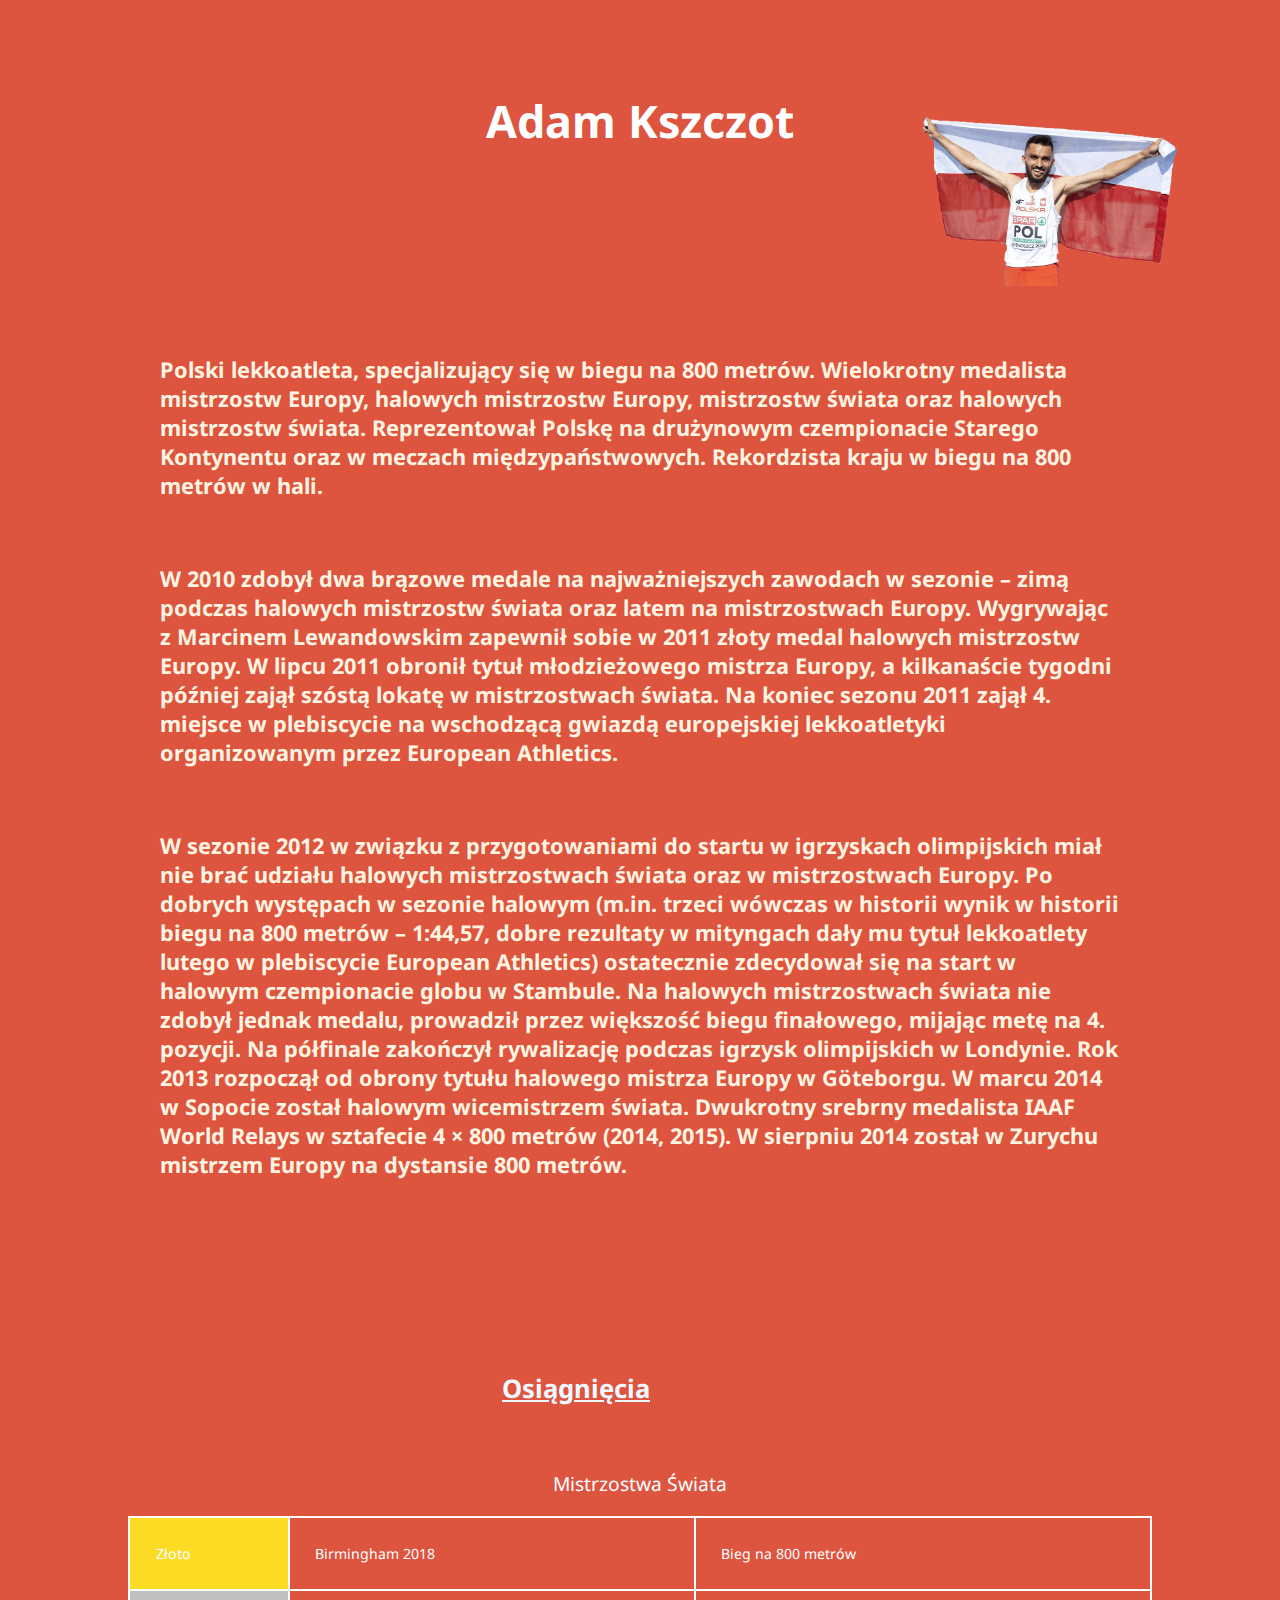
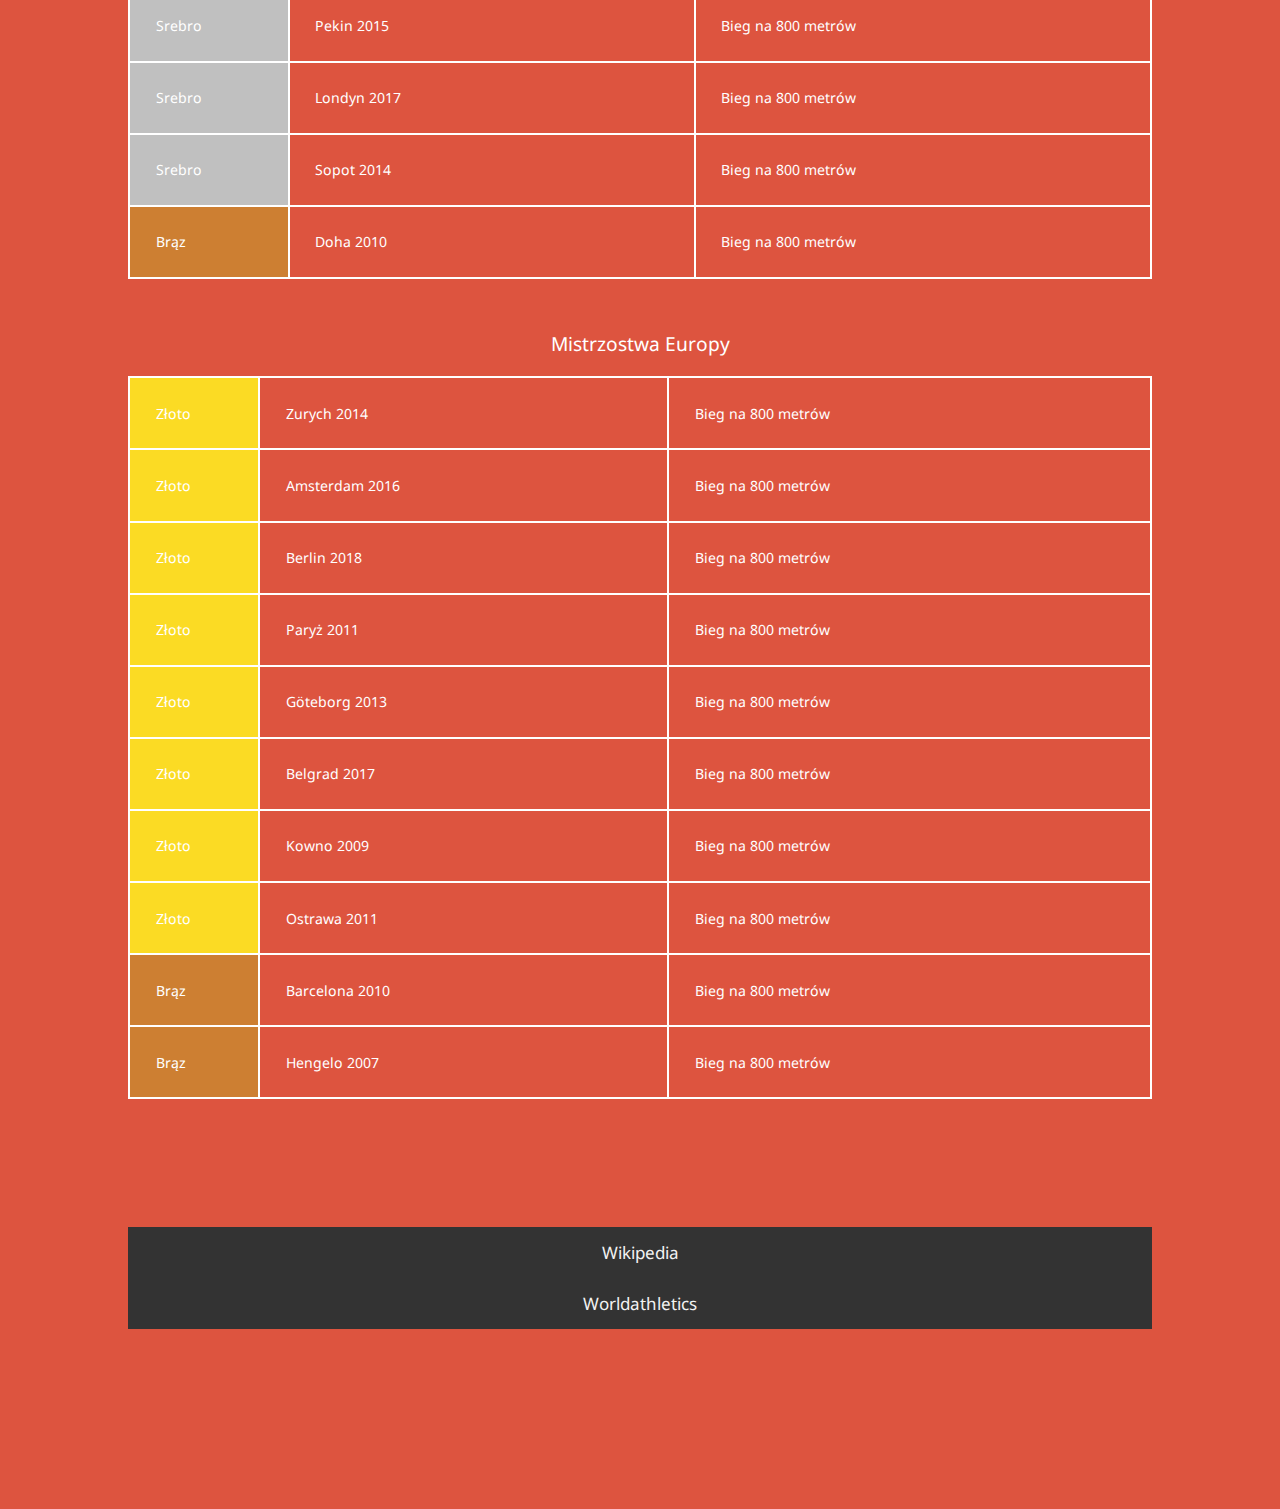
<file: projekty/7-najlepszych-polskich-lekkoatletow/adam_kszczot.html>
<!DOCTYPE html>
<html lang="pl">
<head>
    <meta charset="UTF-8">
    <meta http-equiv="X-UA-Compatible" content="IE=edge">
    <meta name="viewport" content="width=device-width, initial-scale=1.0">
    
    <title>Adam Kszczot</title>

    <link rel="stylesheet" href="style_character.css" media="(min-width: 1200px)">
    <link rel="stylesheet" href="style_character_mini.css" media="(max-width: 1200px) and (min-width: 600px)">
    <link rel="stylesheet" href="style_character_mob.css" media="(max-width: 600px)">
</head>
<body style="background-color: #dd543f;">
    <h1>Adam Kszczot</h1>
    <img src="source/adam_kszczot.png" alt="Adam Kszczot">

    <h3>Polski lekkoatleta, specjalizujący się w biegu na 800 metrów. Wielokrotny medalista mistrzostw Europy, halowych mistrzostw Europy, mistrzostw świata oraz halowych mistrzostw świata. Reprezentował Polskę na drużynowym czempionacie Starego Kontynentu oraz w meczach międzypaństwowych. Rekordzista kraju w biegu na 800 metrów w hali.</h3>
    
    <h3>W 2010 zdobył dwa brązowe medale na najważniejszych zawodach w sezonie – zimą podczas halowych mistrzostw świata oraz latem na mistrzostwach Europy. Wygrywając z Marcinem Lewandowskim zapewnił sobie w 2011 złoty medal halowych mistrzostw Europy. W lipcu 2011 obronił tytuł młodzieżowego mistrza Europy, a kilkanaście tygodni później zajął szóstą lokatę w mistrzostwach świata. Na koniec sezonu 2011 zajął 4. miejsce w plebiscycie na wschodzącą gwiazdą europejskiej lekkoatletyki organizowanym przez European Athletics.</h3>

    <h3>W sezonie 2012 w związku z przygotowaniami do startu w igrzyskach olimpijskich miał nie brać udziału halowych mistrzostwach świata oraz w mistrzostwach Europy. Po dobrych występach w sezonie halowym (m.in. trzeci wówczas w historii wynik w historii biegu na 800 metrów – 1:44,57, dobre rezultaty w mityngach dały mu tytuł lekkoatlety lutego w plebiscycie European Athletics) ostatecznie zdecydował się na start w halowym czempionacie globu w Stambule. Na halowych mistrzostwach świata nie zdobył jednak medalu, prowadził przez większość biegu finałowego, mijając metę na 4. pozycji. Na półfinale zakończył rywalizację podczas igrzysk olimpijskich w Londynie. Rok 2013 rozpoczął od obrony tytułu halowego mistrza Europy w Göteborgu. W marcu 2014 w Sopocie został halowym wicemistrzem świata. Dwukrotny srebrny medalista IAAF World Relays w sztafecie 4 × 800 metrów (2014, 2015). W sierpniu 2014 został w Zurychu mistrzem Europy na dystansie 800 metrów.</h3>

    <h2>Osiągnięcia</h2>
    <table>
        <p id="main_td">Mistrzostwa Świata</p>
        <tr>
            <td id="zloto">Złoto</td>
            <td>Birmingham 2018</td>
            <td>Bieg na 800 metrów</td>
        </tr>
        <tr>
            <td id="srebro">Srebro</td>
            <td>Pekin 2015</td>
            <td>Bieg na 800 metrów</td>
        </tr>
        <tr>
            <td id="srebro">Srebro</td>
            <td>Londyn 2017</td>
            <td>Bieg na 800 metrów</td>
        </tr>
        <tr>
            <td id="srebro">Srebro</td>
            <td>Sopot 2014</td>
            <td>Bieg na 800 metrów</td>
        </tr>
        <tr>
            <td id="braz">Brąz</td>
            <td>Doha 2010</td>
            <td>Bieg na 800 metrów</td>
        </tr>
        
    </table>
    <table>
        <p id="main_td">Mistrzostwa Europy</p>
        <tr>
            <td id="zloto">Złoto</td>
            <td>Zurych 2014</td>
            <td>Bieg na 800 metrów</td>
        </tr>
        <tr>
            <td id="zloto">Złoto</td>
            <td>Amsterdam 2016</td>
            <td>Bieg na 800 metrów</td>
        </tr>
        <tr>
            <td id="zloto">Złoto</td>
            <td>Berlin 2018</td>
            <td>Bieg na 800 metrów</td>
        </tr>
        <tr>
            <td id="zloto">Złoto</td>
            <td>Paryż 2011</td>
            <td>Bieg na 800 metrów</td>
        </tr>
        <tr>
            <td id="zloto">Złoto</td>
            <td>Göteborg 2013</td>
            <td>Bieg na 800 metrów</td>
        </tr>
        <tr>
            <td id="zloto">Złoto</td>
            <td>Belgrad 2017</td>
            <td>Bieg na 800 metrów</td>
        </tr>
        <tr>
            <td id="zloto">Złoto</td>
            <td>Kowno 2009</td>
            <td>Bieg na 800 metrów</td>
        </tr>
        <tr>
            <td id="zloto">Złoto</td>
            <td>Ostrawa 2011</td>
            <td>Bieg na 800 metrów</td>
        </tr>
        <tr>
            <td id="braz">Brąz</td>
            <td>Barcelona 2010</td>
            <td>Bieg na 800 metrów</td>
        </tr>
        <tr>
            <td id="braz">Brąz</td>
            <td>Hengelo 2007</td>
            <td>Bieg na 800 metrów</td>
        </tr>
    </table>


    <div class="topnav" id="myTopnav">
        <a href="https://pl.wikipedia.org/wiki/Adam_Kszczot" target="_blank">Wikipedia</a>
        <a href="https://worldathletics.org/athletes/poland/adam-kszczot-14217000" target="_blank">Worldathletics</a>
    </div>
</body>
</html>
</file>
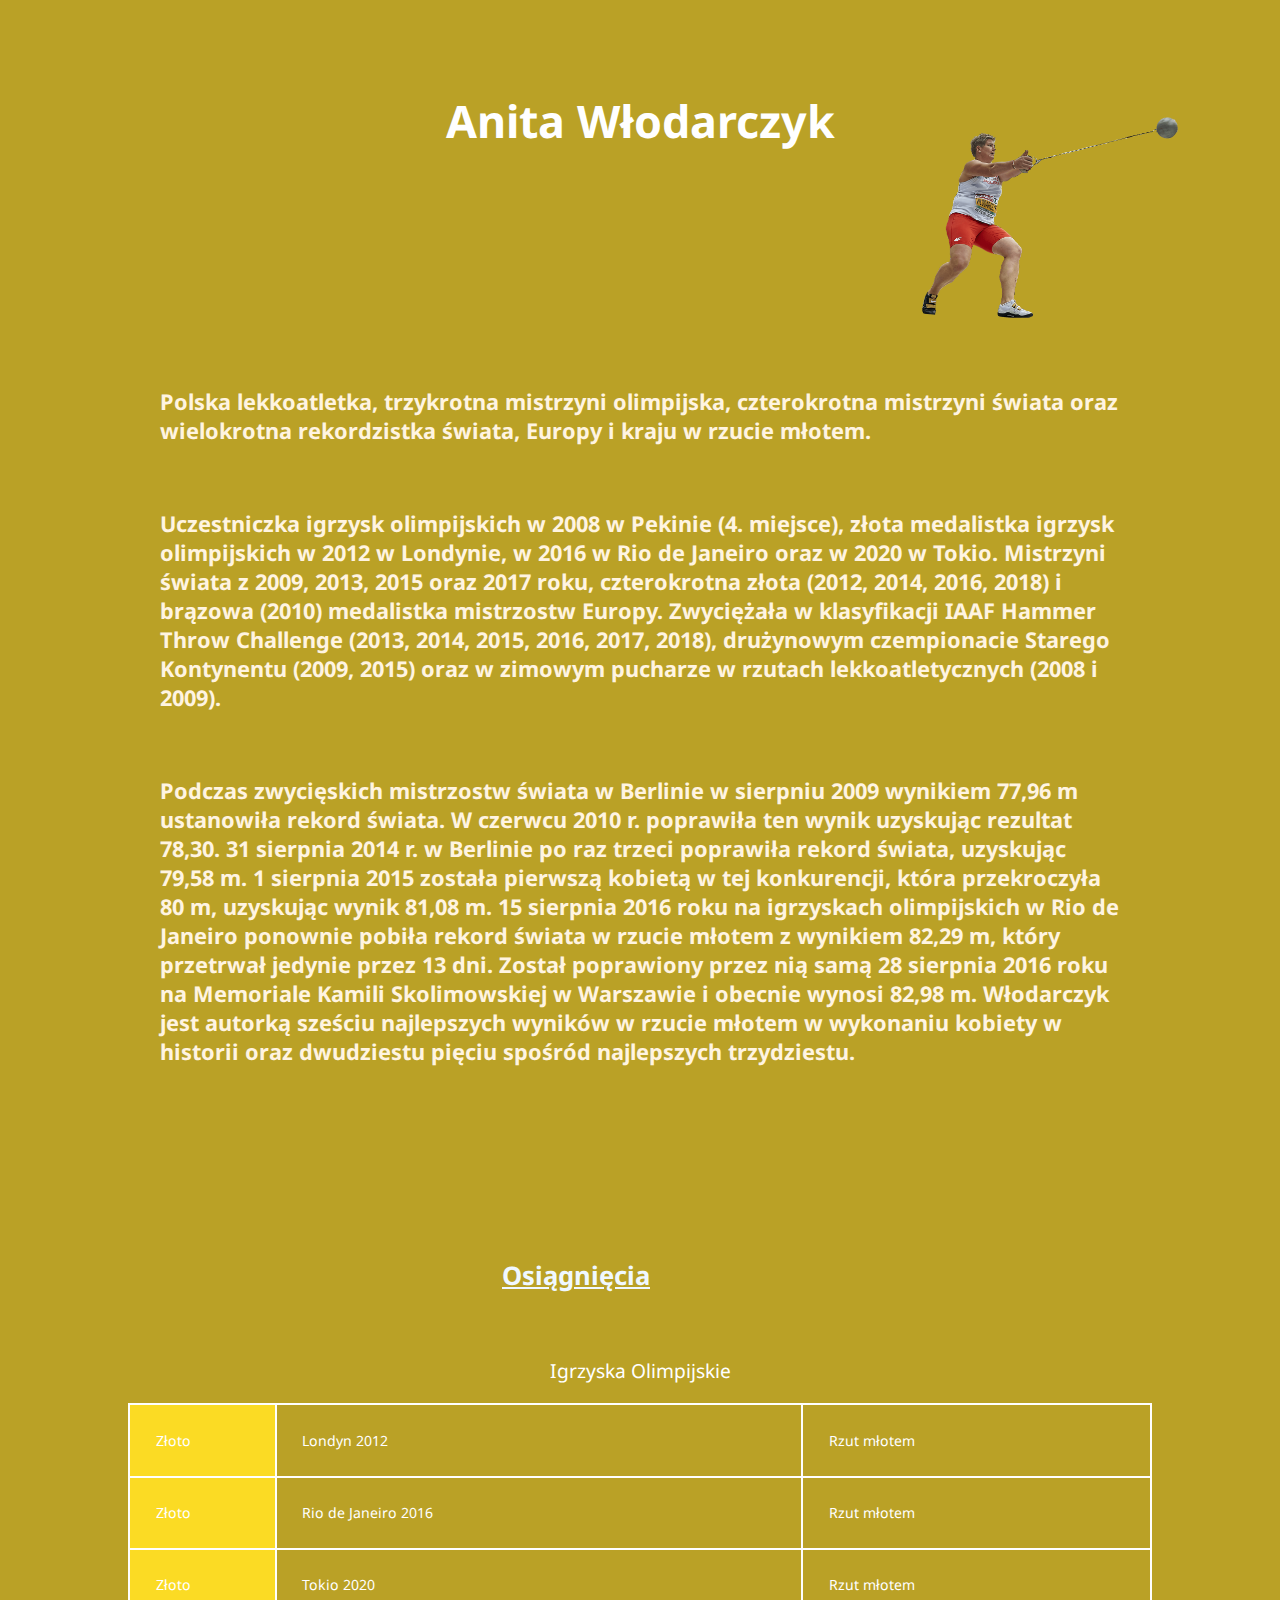
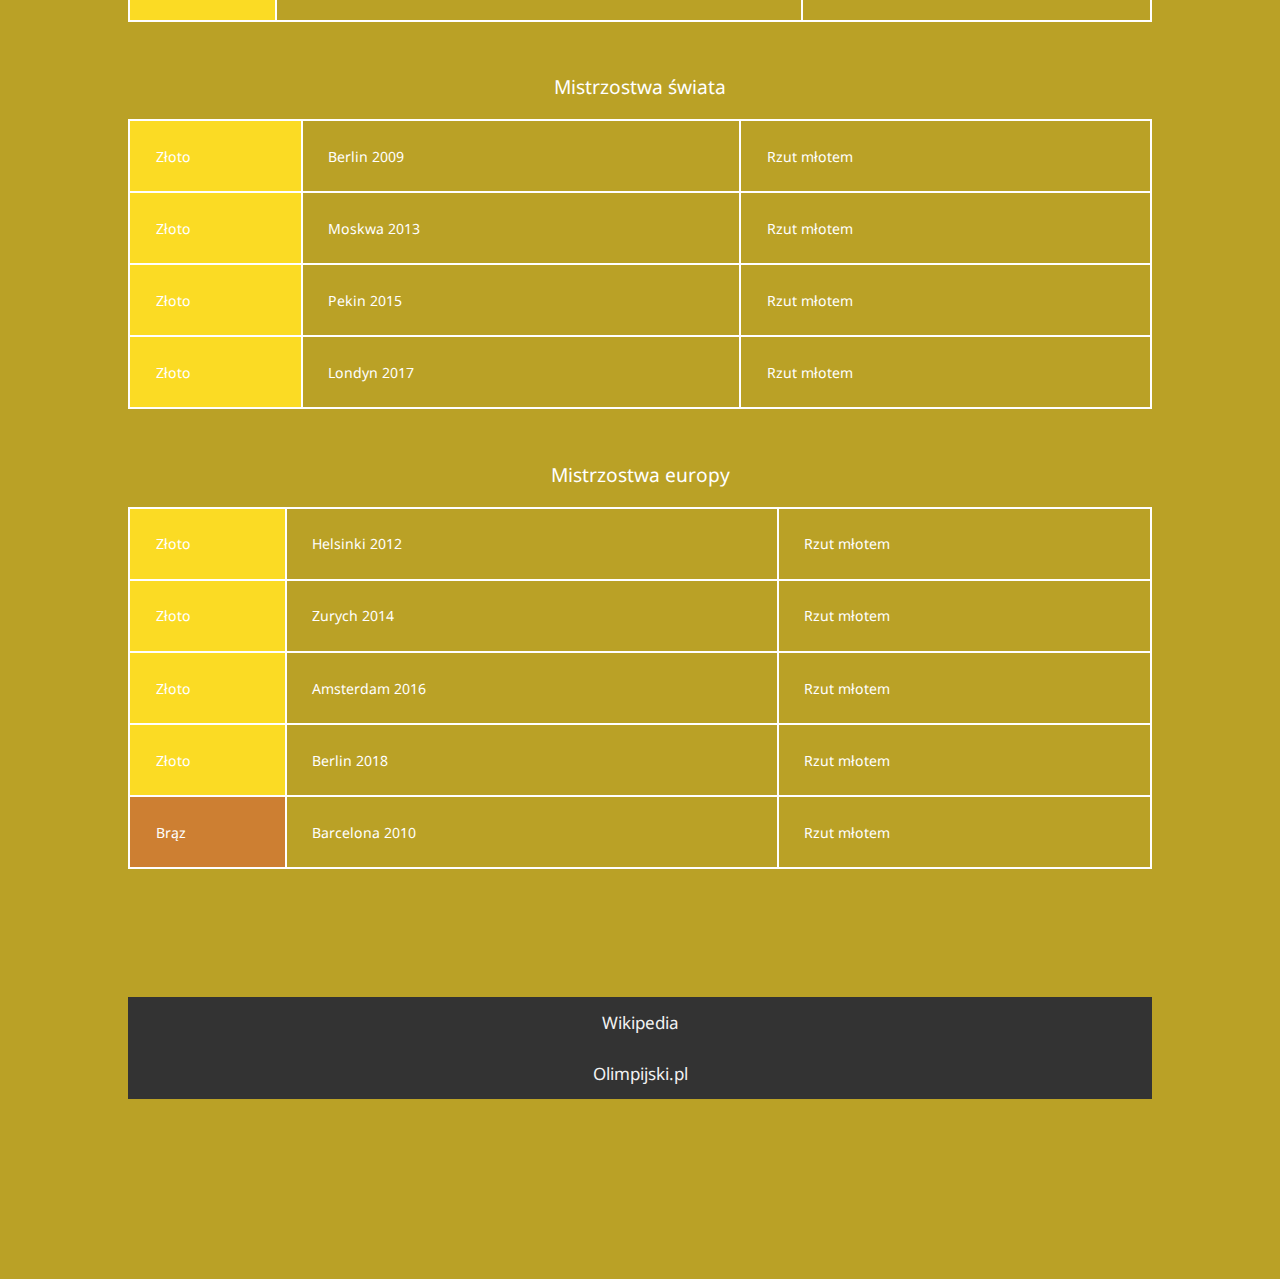
<file: projekty/7-najlepszych-polskich-lekkoatletow/anita_wlodarczyk.html>
<!DOCTYPE html>
<html lang="pl">
<head>
    <meta charset="UTF-8">
    <meta http-equiv="X-UA-Compatible" content="IE=edge">
    <meta name="viewport" content="width=device-width, initial-scale=1.0">
    
    <title>Anita Włodarczyk</title>

    <link rel="stylesheet" href="style_character.css" media="(min-width: 1200px)">
    <link rel="stylesheet" href="style_character_mini.css" media="(max-width: 1200px) and (min-width: 600px)">
    <link rel="stylesheet" href="style_character_mob.css" media="(max-width: 600px)">
</head>
<body style="background-color: #baa126;">
    <h1>Anita Włodarczyk</h1>
    <img src="source/anita_wlodarczyk.png" alt="Anita Włodarczyk">

    <h3>Polska lekkoatletka, trzykrotna mistrzyni olimpijska, czterokrotna mistrzyni świata oraz wielokrotna rekordzistka świata, Europy i kraju w rzucie młotem. </h3>
    
    <h3>Uczestniczka igrzysk olimpijskich w 2008 w Pekinie (4. miejsce), złota medalistka igrzysk olimpijskich w 2012 w Londynie, w 2016 w Rio de Janeiro oraz w 2020 w Tokio. Mistrzyni świata z 2009, 2013, 2015 oraz 2017 roku, czterokrotna złota (2012, 2014, 2016, 2018) i brązowa (2010) medalistka mistrzostw Europy. Zwyciężała w klasyfikacji IAAF Hammer Throw Challenge (2013, 2014, 2015, 2016, 2017, 2018), drużynowym czempionacie Starego Kontynentu (2009, 2015) oraz w zimowym pucharze w rzutach lekkoatletycznych (2008 i 2009).</h3>

    <h3>Podczas zwycięskich mistrzostw świata w Berlinie w sierpniu 2009 wynikiem 77,96 m ustanowiła rekord świata. W czerwcu 2010 r. poprawiła ten wynik uzyskując rezultat 78,30. 31 sierpnia 2014 r. w Berlinie po raz trzeci poprawiła rekord świata, uzyskując 79,58 m. 1 sierpnia 2015 została pierwszą kobietą w tej konkurencji, która przekroczyła 80 m, uzyskując wynik 81,08 m. 15 sierpnia 2016 roku na igrzyskach olimpijskich w Rio de Janeiro ponownie pobiła rekord świata w rzucie młotem z wynikiem 82,29 m, który przetrwał jedynie przez 13 dni. Został poprawiony przez nią samą 28 sierpnia 2016 roku na Memoriale Kamili Skolimowskiej w Warszawie i obecnie wynosi 82,98 m. Włodarczyk jest autorką sześciu najlepszych wyników w rzucie młotem w wykonaniu kobiety w historii oraz dwudziestu pięciu spośród najlepszych trzydziestu.</h3>

    <h2>Osiągnięcia</h2>
    <table>
        <p id="main_td">Igrzyska Olimpijskie</p>
        <tr>
            <td id="zloto">Złoto</td>
            <td>Londyn 2012</td>
            <td>Rzut młotem</td>
        </tr>
        <tr>
            <td id="zloto">Złoto</td>
            <td>Rio de Janeiro 2016</td>
            <td>Rzut młotem</td>
        </tr>
        <tr>
            <td id="zloto">Złoto</td>
            <td>Tokio 2020</td>
            <td>Rzut młotem</td>
        </tr>
    </table>
    <table>
        <p id="main_td">Mistrzostwa świata</p>
        <tr>
            <td id="zloto">Złoto</td>
            <td>Berlin 2009</td>
            <td>Rzut młotem</td>
        </tr>
        <tr>
            <td id="zloto">Złoto</td>
            <td>Moskwa 2013</td>
            <td>Rzut młotem</td>
        </tr>
        <tr>
            <td id="zloto">Złoto</td>
            <td>Pekin 2015</td>
            <td>Rzut młotem</td>
        </tr>

        <tr>
            <td id="zloto">Złoto</td>
            <td>Londyn 2017</td>
            <td>Rzut młotem</td>
        </tr>
    </table>


    <table>
        <p id="main_td">Mistrzostwa europy</p>
        <tr>
            <td id="zloto">Złoto</td>
            <td>Helsinki 2012</td>
            <td>Rzut młotem</td>
        </tr>
        <tr>
            <td id="zloto">Złoto</td>
            <td>Zurych 2014</td>
            <td>Rzut młotem</td>
        </tr>
        <tr>
            <td id="zloto">Złoto</td>
            <td>Amsterdam 2016</td>
            <td>Rzut młotem</td>
        </tr>

        <tr>
            <td id="zloto">Złoto</td>
            <td>Berlin 2018</td>
            <td>Rzut młotem</td>
        </tr>

        <tr>
            <td id="braz">Brąz</td>
            <td>Barcelona 2010</td>
            <td>Rzut młotem</td>
        </tr>
    </table>

    <div class="topnav" id="myTopnav">
        <a href="https://pl.wikipedia.org/wiki/Anita_W%C5%82odarczyk" target="_blank">Wikipedia</a>
        <a href="https://olimpijski.pl/olimpijczycy/anita-wlodarczyk/" target="_blank">Olimpijski.pl</a>
    </div>
</body>
</html>
</file>
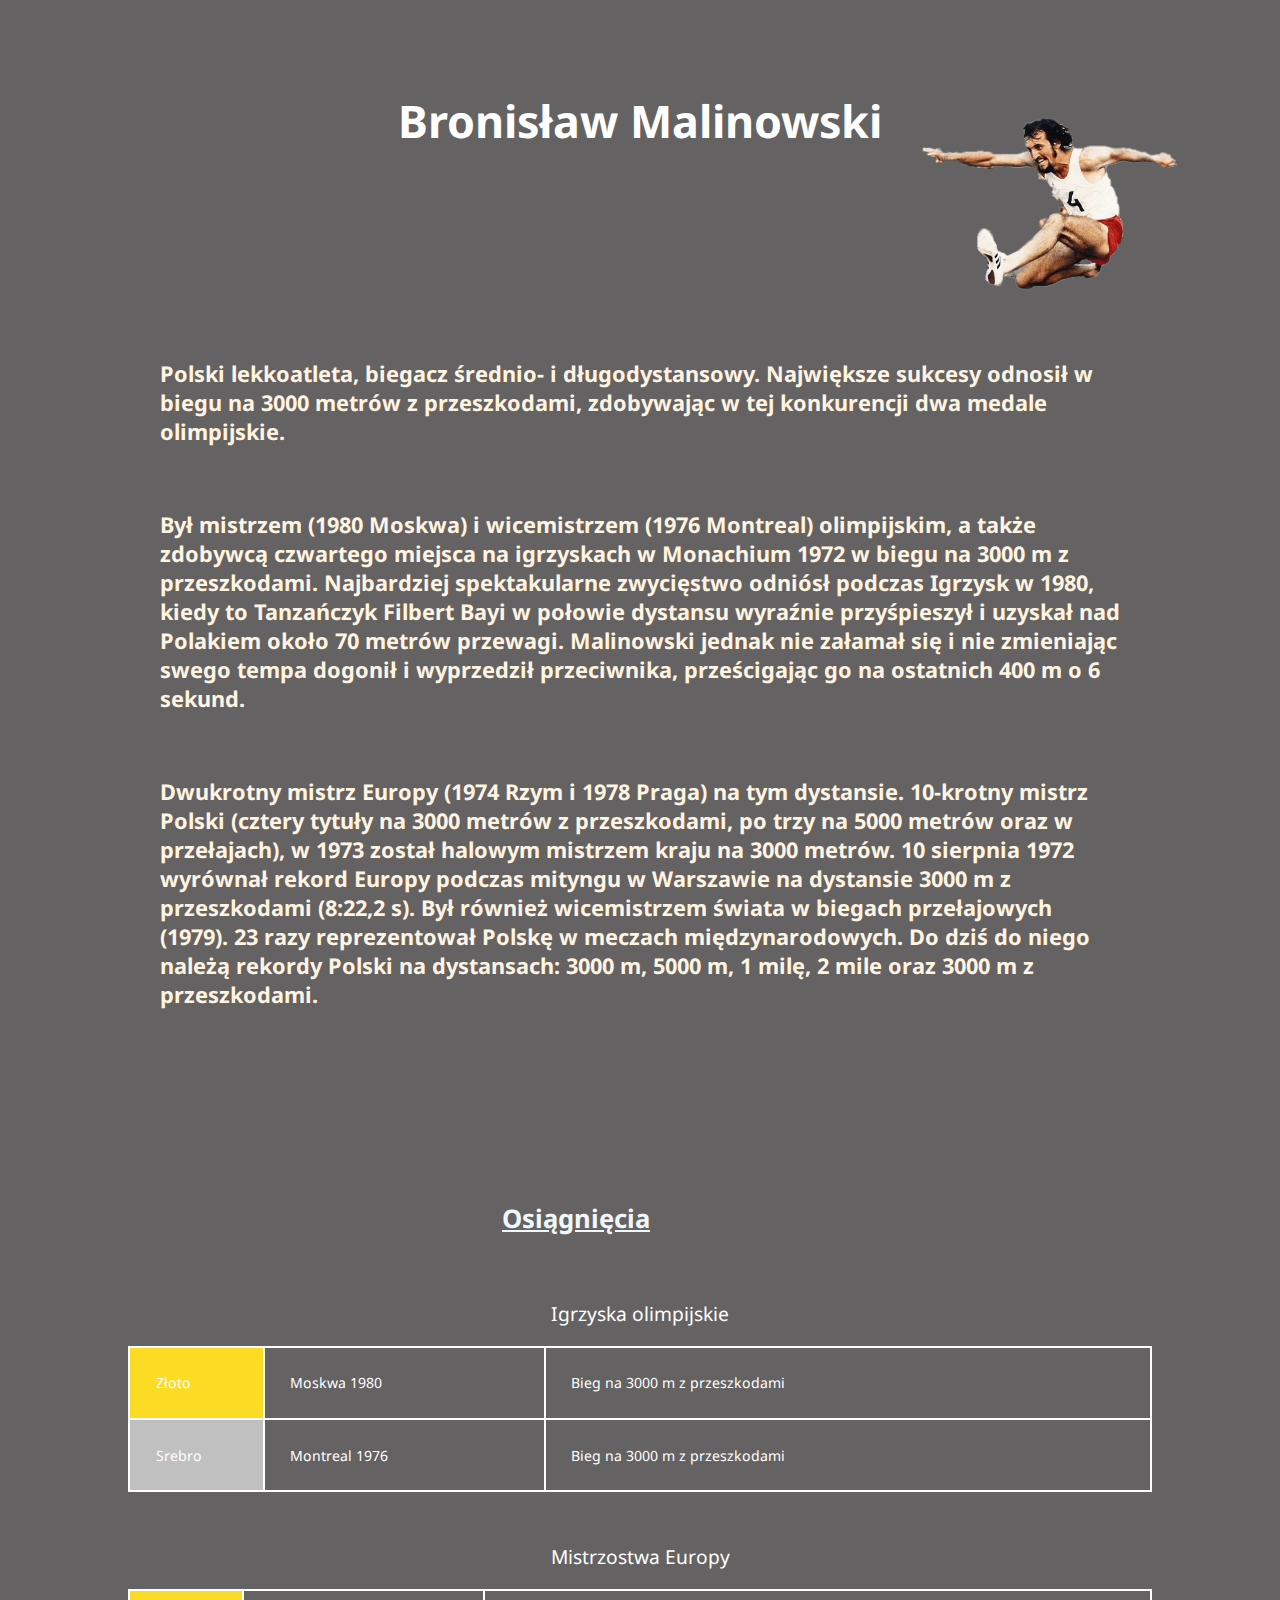
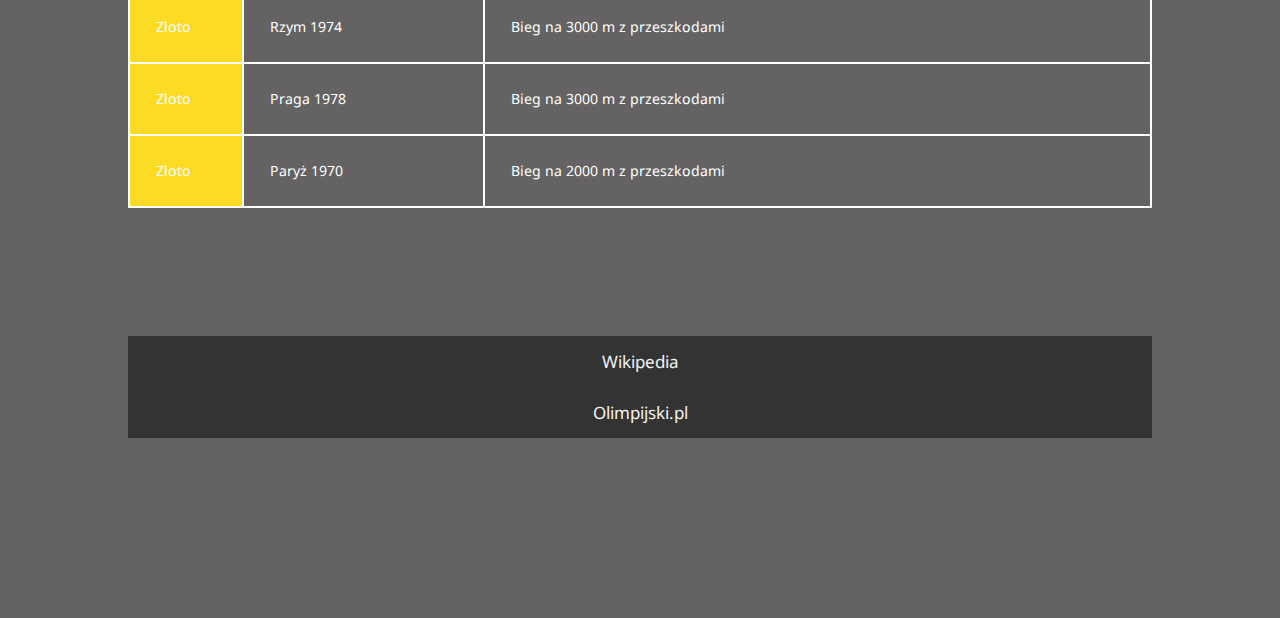
<file: projekty/7-najlepszych-polskich-lekkoatletow/bronislaw_malinowski.html>
<!DOCTYPE html>
<html lang="pl">
<head>
    <meta charset="UTF-8">
    <meta http-equiv="X-UA-Compatible" content="IE=edge">
    <meta name="viewport" content="width=device-width, initial-scale=1.0">
    
    <title>Bronisław Malinowski</title>

    <link rel="stylesheet" href="style_character.css" media="(min-width: 1200px)">
    <link rel="stylesheet" href="style_character_mini.css" media="(max-width: 1200px) and (min-width: 600px)">
    <link rel="stylesheet" href="style_character_mob.css" media="(max-width: 600px)">
</head>
<body style="background-color: #646262;">
    <h1>Bronisław Malinowski</h1>
    <img src="source/bronislaw_malinowski.png" alt="Bronisław Malinowski">

    <h3>Polski lekkoatleta, biegacz średnio- i długodystansowy. Największe sukcesy odnosił w biegu na 3000 metrów z przeszkodami, zdobywając w tej konkurencji dwa medale olimpijskie.</h3>
    
    <h3>Był mistrzem (1980 Moskwa) i wicemistrzem (1976 Montreal) olimpijskim, a także zdobywcą czwartego miejsca na igrzyskach w Monachium 1972 w biegu na 3000 m z przeszkodami. Najbardziej spektakularne zwycięstwo odniósł podczas Igrzysk w 1980, kiedy to Tanzańczyk Filbert Bayi w połowie dystansu wyraźnie przyśpieszył i uzyskał nad Polakiem około 70 metrów przewagi. Malinowski jednak nie załamał się i nie zmieniając swego tempa dogonił i wyprzedził przeciwnika, prześcigając go na ostatnich 400 m o 6 sekund.</h3>

    <h3>Dwukrotny mistrz Europy (1974 Rzym i 1978 Praga) na tym dystansie. 10-krotny mistrz Polski (cztery tytuły na 3000 metrów z przeszkodami, po trzy na 5000 metrów oraz w przełajach), w 1973 został halowym mistrzem kraju na 3000 metrów. 10 sierpnia 1972 wyrównał rekord Europy podczas mityngu w Warszawie na dystansie 3000 m z przeszkodami (8:22,2 s). Był również wicemistrzem świata w biegach przełajowych (1979). 23 razy reprezentował Polskę w meczach międzynarodowych. Do dziś do niego należą rekordy Polski na dystansach: 3000 m, 5000 m, 1 milę, 2 mile oraz 3000 m z przeszkodami.</h3>

    <h2>Osiągnięcia</h2>
    <table>
        <p id="main_td">Igrzyska olimpijskie</p>
        <tr>
            <td id="zloto">Złoto</td>
            <td>Moskwa 1980</td>
            <td>Bieg na 3000 m z przeszkodami</td>
        </tr>
        <tr>
            <td id="srebro">Srebro</td>
            <td>Montreal 1976</td>
            <td>Bieg na 3000 m z przeszkodami</td>
        </tr>
        
    </table>
    <table>
        <p id="main_td">Mistrzostwa Europy</p>
        <tr>
            <td id="zloto">Złoto</td>
            <td>Rzym 1974</td>
            <td>Bieg na 3000 m z przeszkodami</td>
        </tr>
        <tr>
            <td id="zloto">Złoto</td>
            <td>Praga 1978</td>
            <td>Bieg na 3000 m z przeszkodami</td>
        </tr>
        <tr>
            <td id="zloto">Złoto</td>
            <td>Paryż 1970</td>
            <td>Bieg na 2000 m z przeszkodami</td>
        </tr>
    </table>


    <div class="topnav" id="myTopnav">
        <a href="https://pl.wikipedia.org/wiki/Bronis%C5%82aw_Malinowski_(sportowiec)" target="_blank">Wikipedia</a>
        <a href="https://olimpijski.pl/olimpijczycy/bronislaw-malinowski/" target="_blank">Olimpijski.pl</a>
    </div>
</body>
</html>
</file>
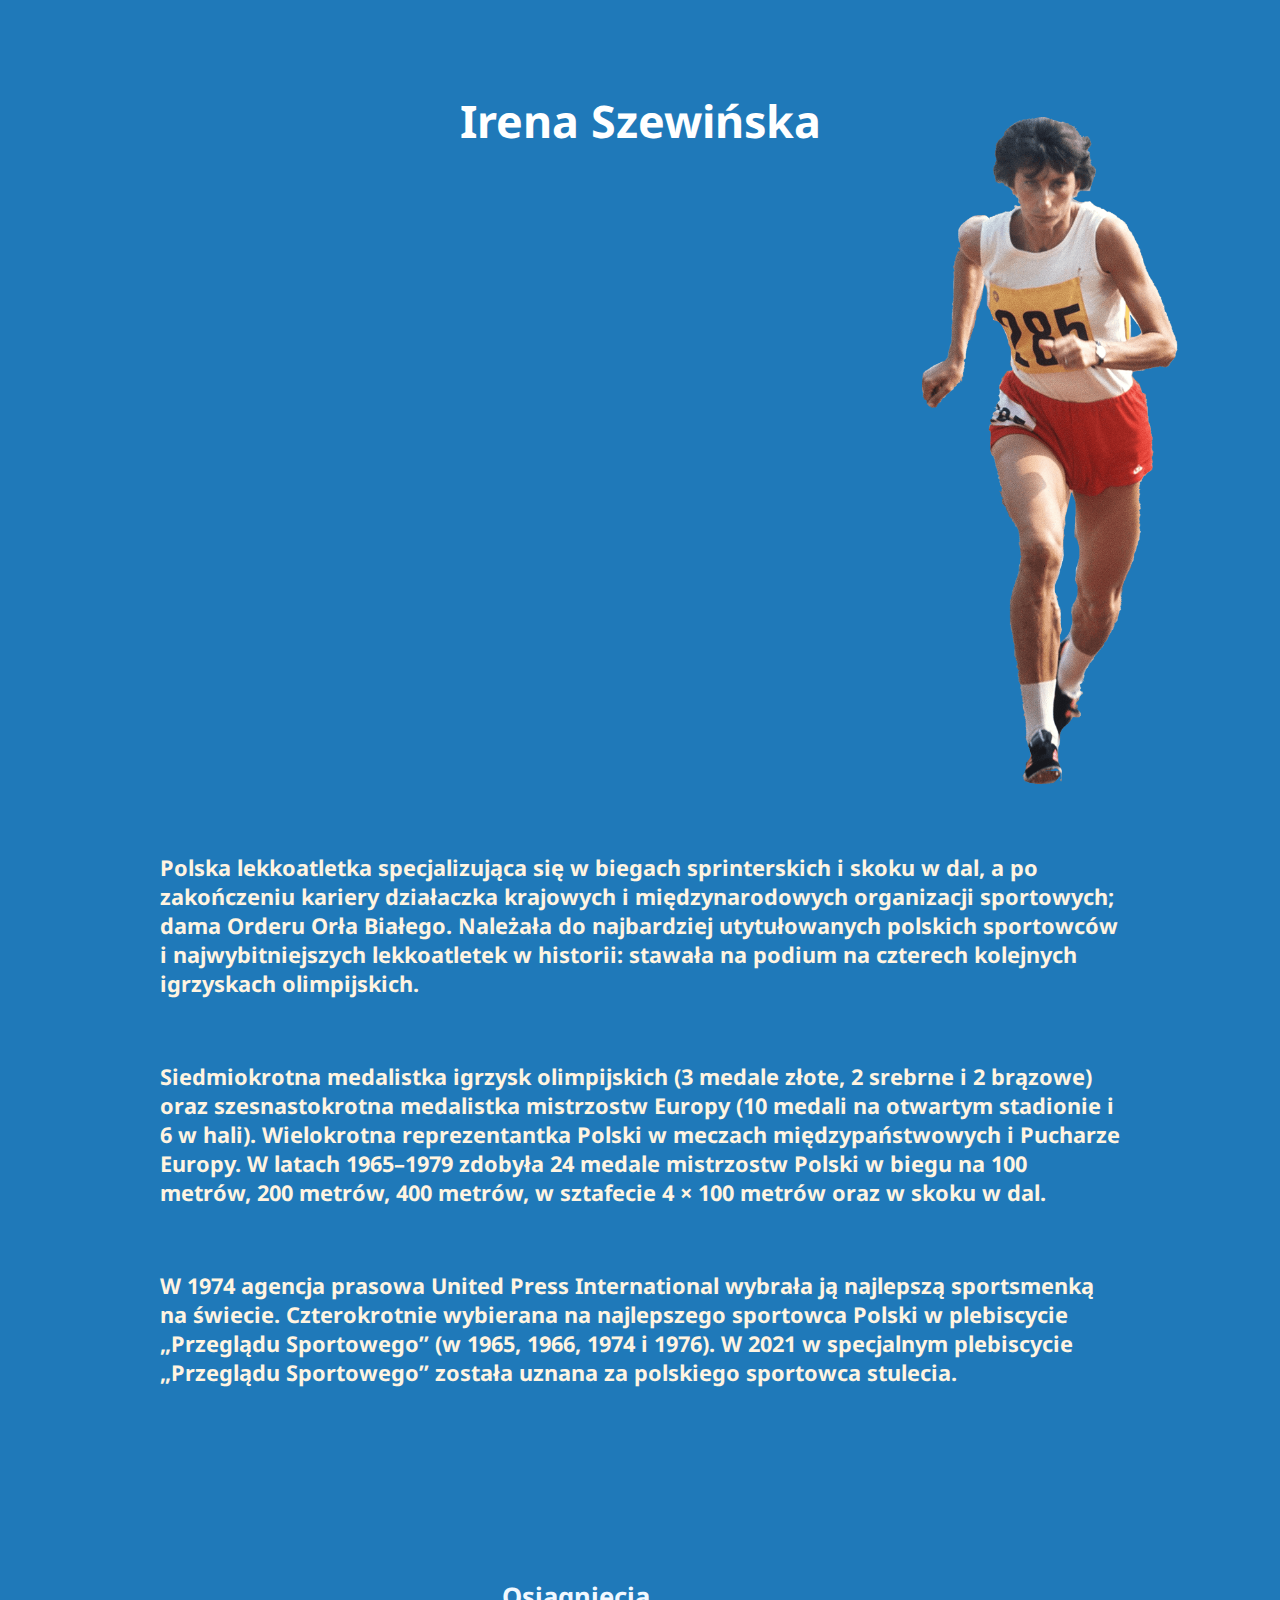
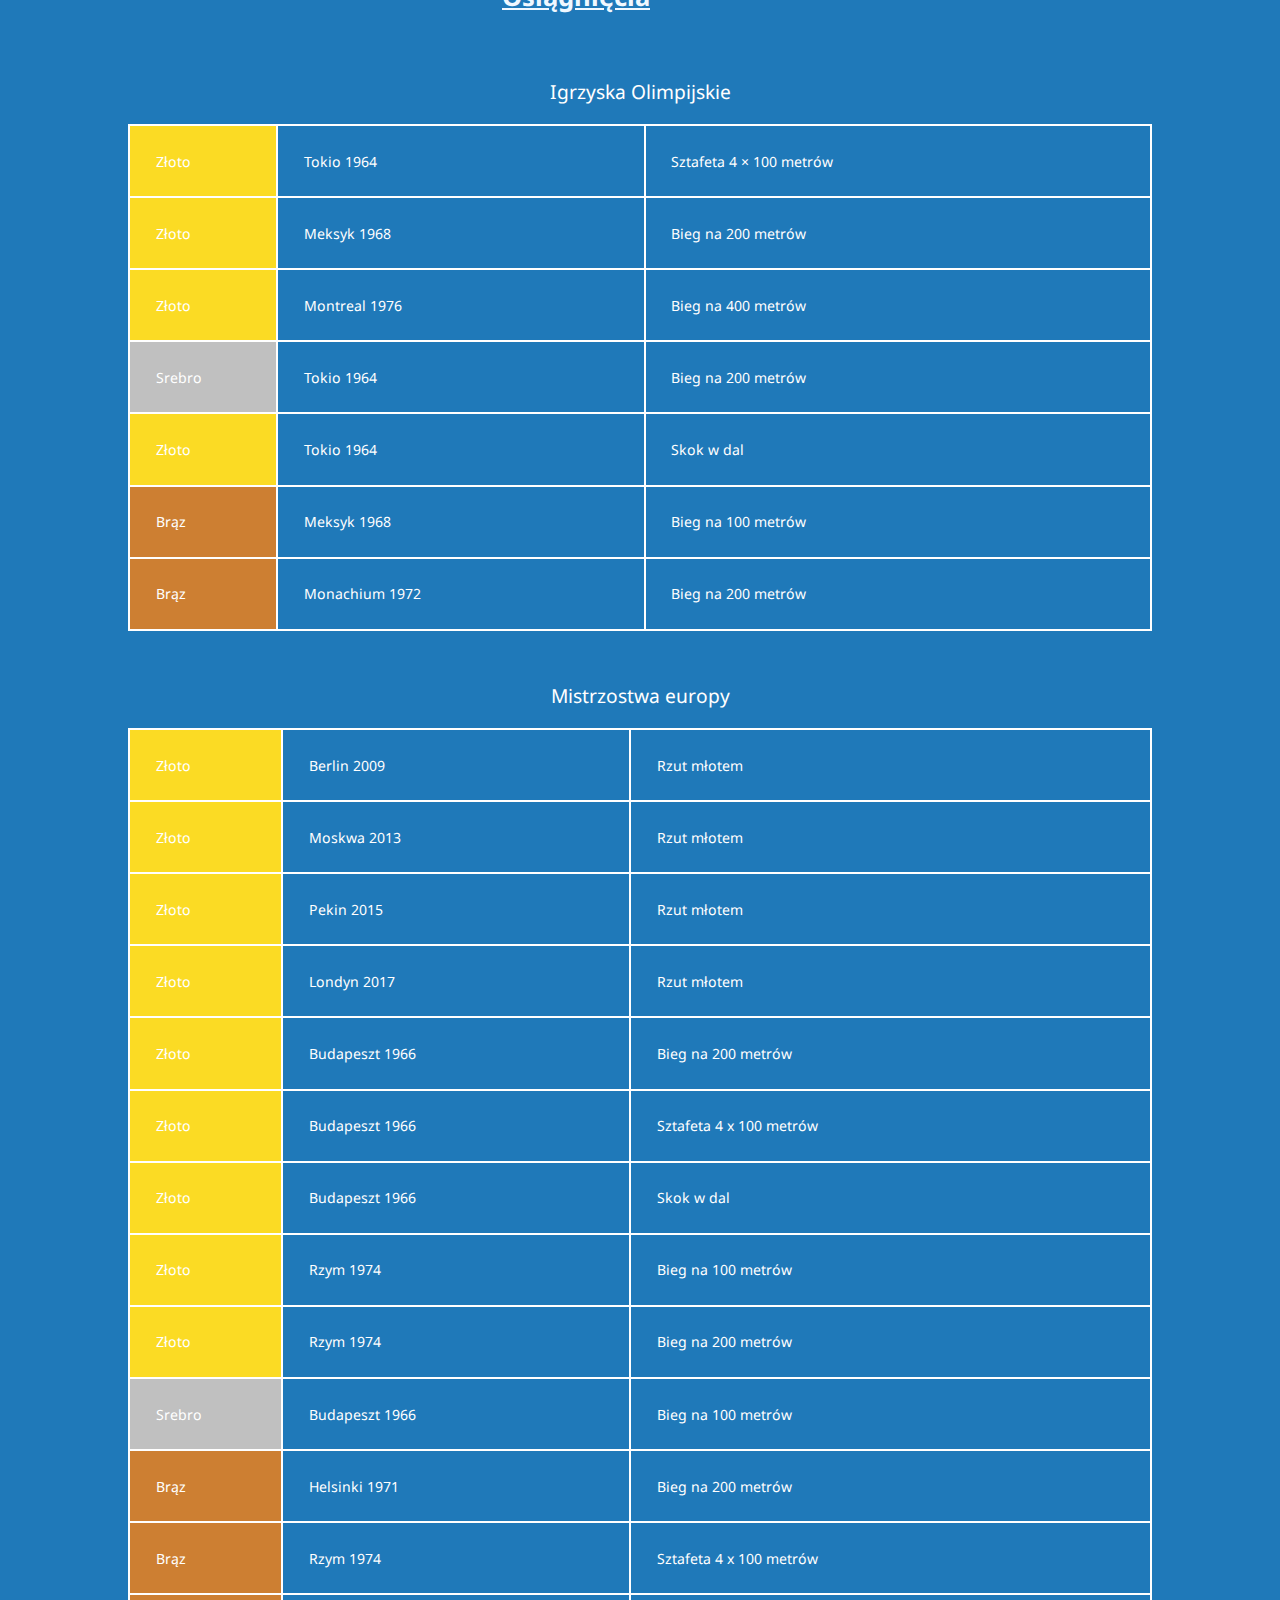
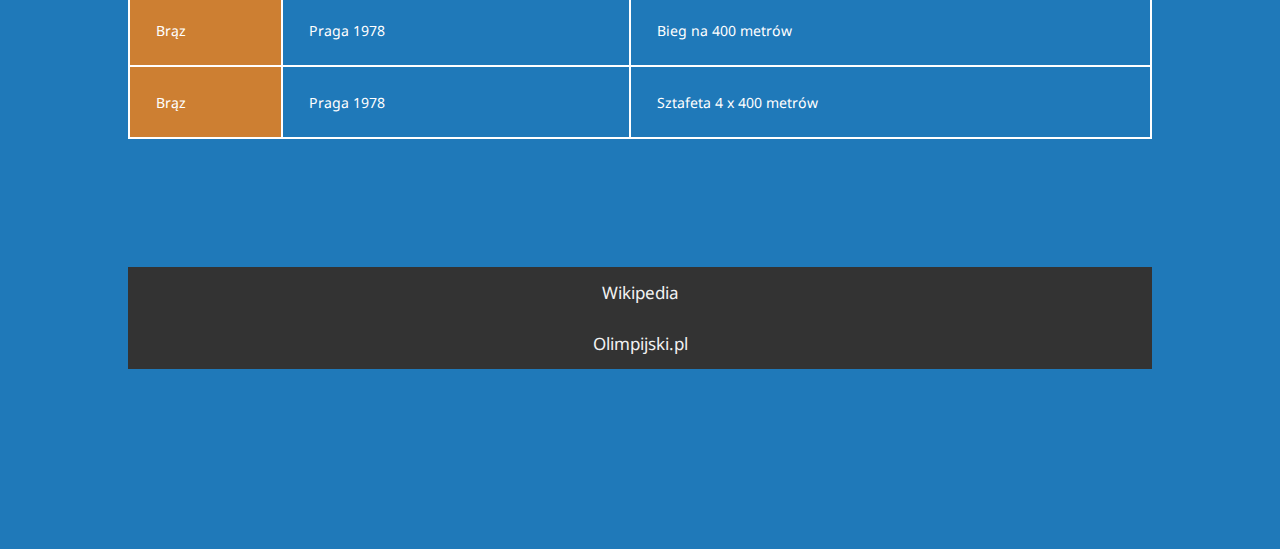
<file: projekty/7-najlepszych-polskich-lekkoatletow/irena_szewinska.html>
<!DOCTYPE html>
<html lang="pl">
<head>
    <meta charset="UTF-8">
    <meta http-equiv="X-UA-Compatible" content="IE=edge">
    <meta name="viewport" content="width=device-width, initial-scale=1.0">
    
    <title>Irena Szewińska</title>

    <link rel="stylesheet" href="style_character.css" media="(min-width: 1200px)">
    <link rel="stylesheet" href="style_character_mini.css" media="(max-width: 1200px) and (min-width: 600px)">
    <link rel="stylesheet" href="style_character_mob.css" media="(max-width: 600px)">
</head>
<body style="background-color: #1f79b9;">
    <h1>Irena Szewińska</h1>
    <img src="source/irena_szewinska.png" alt="Irena Szewińska">

    <h3>Polska lekkoatletka specjalizująca się w biegach sprinterskich i skoku w dal, a po zakończeniu kariery działaczka krajowych i międzynarodowych organizacji sportowych; dama Orderu Orła Białego. Należała do najbardziej utytułowanych polskich sportowców i najwybitniejszych lekkoatletek w historii: stawała na podium na czterech kolejnych igrzyskach olimpijskich.</h3>
    
    <h3>Siedmiokrotna medalistka igrzysk olimpijskich (3 medale złote, 2 srebrne i 2 brązowe) oraz szesnastokrotna medalistka mistrzostw Europy (10 medali na otwartym stadionie i 6 w hali). Wielokrotna reprezentantka Polski w meczach międzypaństwowych i Pucharze Europy. W latach 1965–1979 zdobyła 24 medale mistrzostw Polski w biegu na 100 metrów, 200 metrów, 400 metrów, w sztafecie 4 × 100 metrów oraz w skoku w dal.</h3>

    <h3>W 1974 agencja prasowa United Press International wybrała ją najlepszą sportsmenką na świecie. Czterokrotnie wybierana na najlepszego sportowca Polski w plebiscycie „Przeglądu Sportowego” (w 1965, 1966, 1974 i 1976). W 2021 w specjalnym plebiscycie „Przeglądu Sportowego” została uznana za polskiego sportowca stulecia.</h3>

    <h2>Osiągnięcia</h2>
    <table>
        <p id="main_td">Igrzyska Olimpijskie</p>
        <tr>
            <td id="zloto">Złoto</td>
            <td>Tokio 1964</td>
            <td>Sztafeta 4 × 100 metrów</td>
        </tr>
        <tr>
            <td id="zloto">Złoto</td>
            <td>Meksyk 1968</td>
            <td>Bieg na 200 metrów</td>
        </tr>
        <tr>
            <td id="zloto">Złoto</td>
            <td>Montreal 1976</td>
            <td>Bieg na 400 metrów</td>
        </tr>
        <tr>
            <td id="srebro">Srebro</td>
            <td>Tokio 1964</td>
            <td>Bieg na 200 metrów</td>
        </tr>
        <tr>
            <td id="zloto">Złoto</td>
            <td>Tokio 1964</td>
            <td>Skok w dal</td>
        </tr>
        <tr>
            <td id="braz">Brąz</td>
            <td>Meksyk 1968</td>
            <td>Bieg na 100 metrów</td>
        </tr>
        <tr>
            <td id="braz">Brąz</td>
            <td>Monachium 1972</td>
            <td>Bieg na 200 metrów</td>
        </tr>
    </table>
    <table>
        <p id="main_td">Mistrzostwa europy</p>
        <tr>
            <td id="zloto">Złoto</td>
            <td>Berlin 2009</td>
            <td>Rzut młotem</td>
        </tr>
        <tr>
            <td id="zloto">Złoto</td>
            <td>Moskwa 2013</td>
            <td>Rzut młotem</td>
        </tr>
        <tr>
            <td id="zloto">Złoto</td>
            <td>Pekin 2015</td>
            <td>Rzut młotem</td>
        </tr>

        <tr>
            <td id="zloto">Złoto</td>
            <td>Londyn 2017</td>
            <td>Rzut młotem</td>
        </tr>

        <tr>
            <td id="zloto">Złoto</td>
            <td>Budapeszt 1966</td>
            <td>Bieg na 200 metrów</td>
        </tr>
        <tr>
            <td id="zloto">Złoto</td>
            <td>Budapeszt 1966</td>
            <td>Sztafeta 4 x 100 metrów</td>
        </tr>
        <tr>
            <td id="zloto">Złoto</td>
            <td>Budapeszt 1966</td>
            <td>Skok w dal</td>
        </tr>

        <tr>
            <td id="zloto">Złoto</td>
            <td>Rzym 1974</td>
            <td>Bieg na 100 metrów</td>
        </tr>

        <tr>
            <td id="zloto">Złoto</td>
            <td>Rzym 1974</td>
            <td>Bieg na 200 metrów</td>
        </tr>

        <tr>
            <td id="srebro">Srebro</td>
            <td>Budapeszt 1966</td>
            <td>Bieg na 100 metrów</td>
        </tr>
        <tr>
            <td id="braz">Brąz</td>
            <td>Helsinki 1971</td>
            <td>Bieg na 200 metrów</td>
        </tr>
        <tr>
            <td id="braz">Brąz</td>
            <td>Rzym 1974</td>
            <td>Sztafeta 4 x 100 metrów</td>
        </tr>

        <tr>
            <td id="braz">Brąz</td>
            <td>Praga 1978</td>
            <td>Bieg na 400 metrów</td>
        </tr>

        <tr>
            <td id="braz">Brąz</td>
            <td>Praga 1978</td>
            <td>Sztafeta 4 x 400 metrów</td>
        </tr>
    </table>


    <div class="topnav" id="myTopnav">
        <a href="https://pl.wikipedia.org/wiki/Irena_Szewi%C5%84ska" target="_blank">Wikipedia</a>
        <a href="https://olimpijski.pl/olimpijczycy/irena-szewinska-kirszenstein/" target="_blank">Olimpijski.pl</a>
    </div>
</body>
</html>
</file>
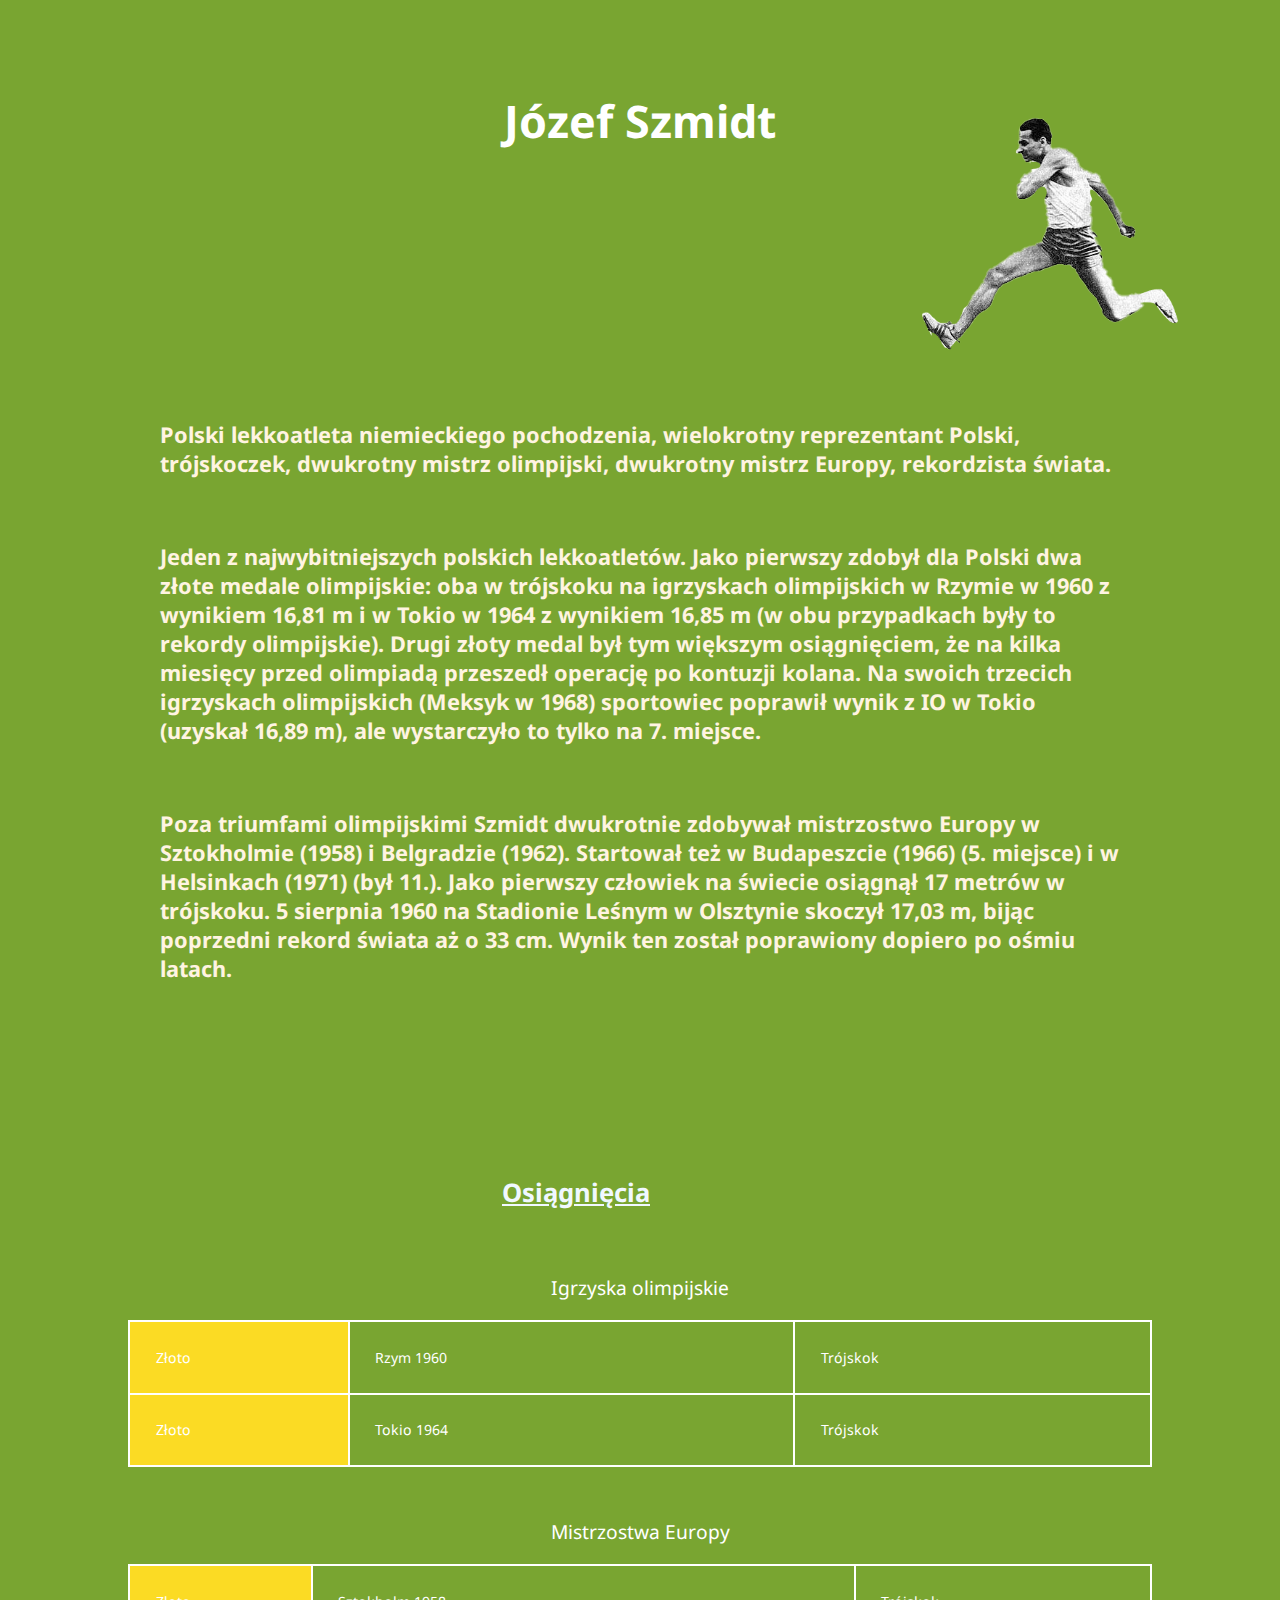
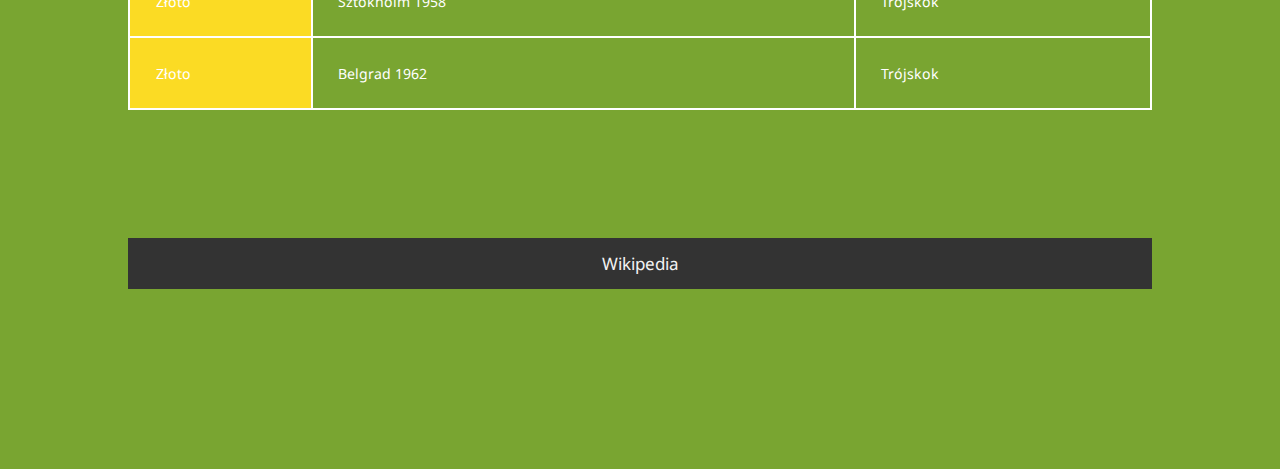
<file: projekty/7-najlepszych-polskich-lekkoatletow/jozef_szmidt.html>
<!DOCTYPE html>
<html lang="pl">
<head>
    <meta charset="UTF-8">
    <meta http-equiv="X-UA-Compatible" content="IE=edge">
    <meta name="viewport" content="width=device-width, initial-scale=1.0">
    
    <title>Józef Szmidt</title>

    <link rel="stylesheet" href="style_character.css" media="(min-width: 1200px)">
    <link rel="stylesheet" href="style_character_mini.css" media="(max-width: 1200px) and (min-width: 600px)">
    <link rel="stylesheet" href="style_character_mob.css" media="(max-width: 600px)">
</head>
<body style="background-color: #79a531;">
    <h1>Józef Szmidt</h1>
    <img src="source/jozef_schmidt.png" alt="Józef Szmidt">

    <h3>Polski lekkoatleta niemieckiego pochodzenia, wielokrotny reprezentant Polski, trójskoczek, dwukrotny mistrz olimpijski, dwukrotny mistrz Europy, rekordzista świata.</h3>
    
    <h3>Jeden z najwybitniejszych polskich lekkoatletów. Jako pierwszy zdobył dla Polski dwa złote medale olimpijskie: oba w trójskoku na igrzyskach olimpijskich w Rzymie w 1960 z wynikiem 16,81 m i w Tokio w 1964 z wynikiem 16,85 m (w obu przypadkach były to rekordy olimpijskie). Drugi złoty medal był tym większym osiągnięciem, że na kilka miesięcy przed olimpiadą przeszedł operację po kontuzji kolana. Na swoich trzecich igrzyskach olimpijskich (Meksyk w 1968) sportowiec poprawił wynik z IO w Tokio (uzyskał 16,89 m), ale wystarczyło to tylko na 7. miejsce.</h3>

    <h3>Poza triumfami olimpijskimi Szmidt dwukrotnie zdobywał mistrzostwo Europy w Sztokholmie (1958) i Belgradzie (1962). Startował też w Budapeszcie (1966) (5. miejsce) i w Helsinkach (1971) (był 11.). Jako pierwszy człowiek na świecie osiągnął 17 metrów w trójskoku. 5 sierpnia 1960 na Stadionie Leśnym w Olsztynie skoczył 17,03 m, bijąc poprzedni rekord świata aż o 33 cm. Wynik ten został poprawiony dopiero po ośmiu latach.</h3>

    <h2>Osiągnięcia</h2>
    <table>
        <p id="main_td">Igrzyska olimpijskie</p>
        <tr>
            <td id="zloto">Złoto</td>
            <td>Rzym 1960</td>
            <td>Trójskok</td>
        </tr>
        <tr>
            <td id="zloto">Złoto</td>
            <td>Tokio 1964</td>
            <td>Trójskok</td>
        </tr>
        
    </table>
    <table>
        <p id="main_td">Mistrzostwa Europy</p>
        <tr>
            <td id="zloto">Złoto</td>
            <td>Sztokholm 1958</td>
            <td>Trójskok</td>
        </tr>
        <tr>
            <td id="zloto">Złoto</td>
            <td>Belgrad 1962</td>
            <td>Trójskok</td>
        </tr>
    </table>


    <div class="topnav" id="myTopnav">
        <a href="https://pl.wikipedia.org/wiki/J%C3%B3zef_Szmidt" target="_blank">Wikipedia</a>
    </div>
</body>
</html>
</file>
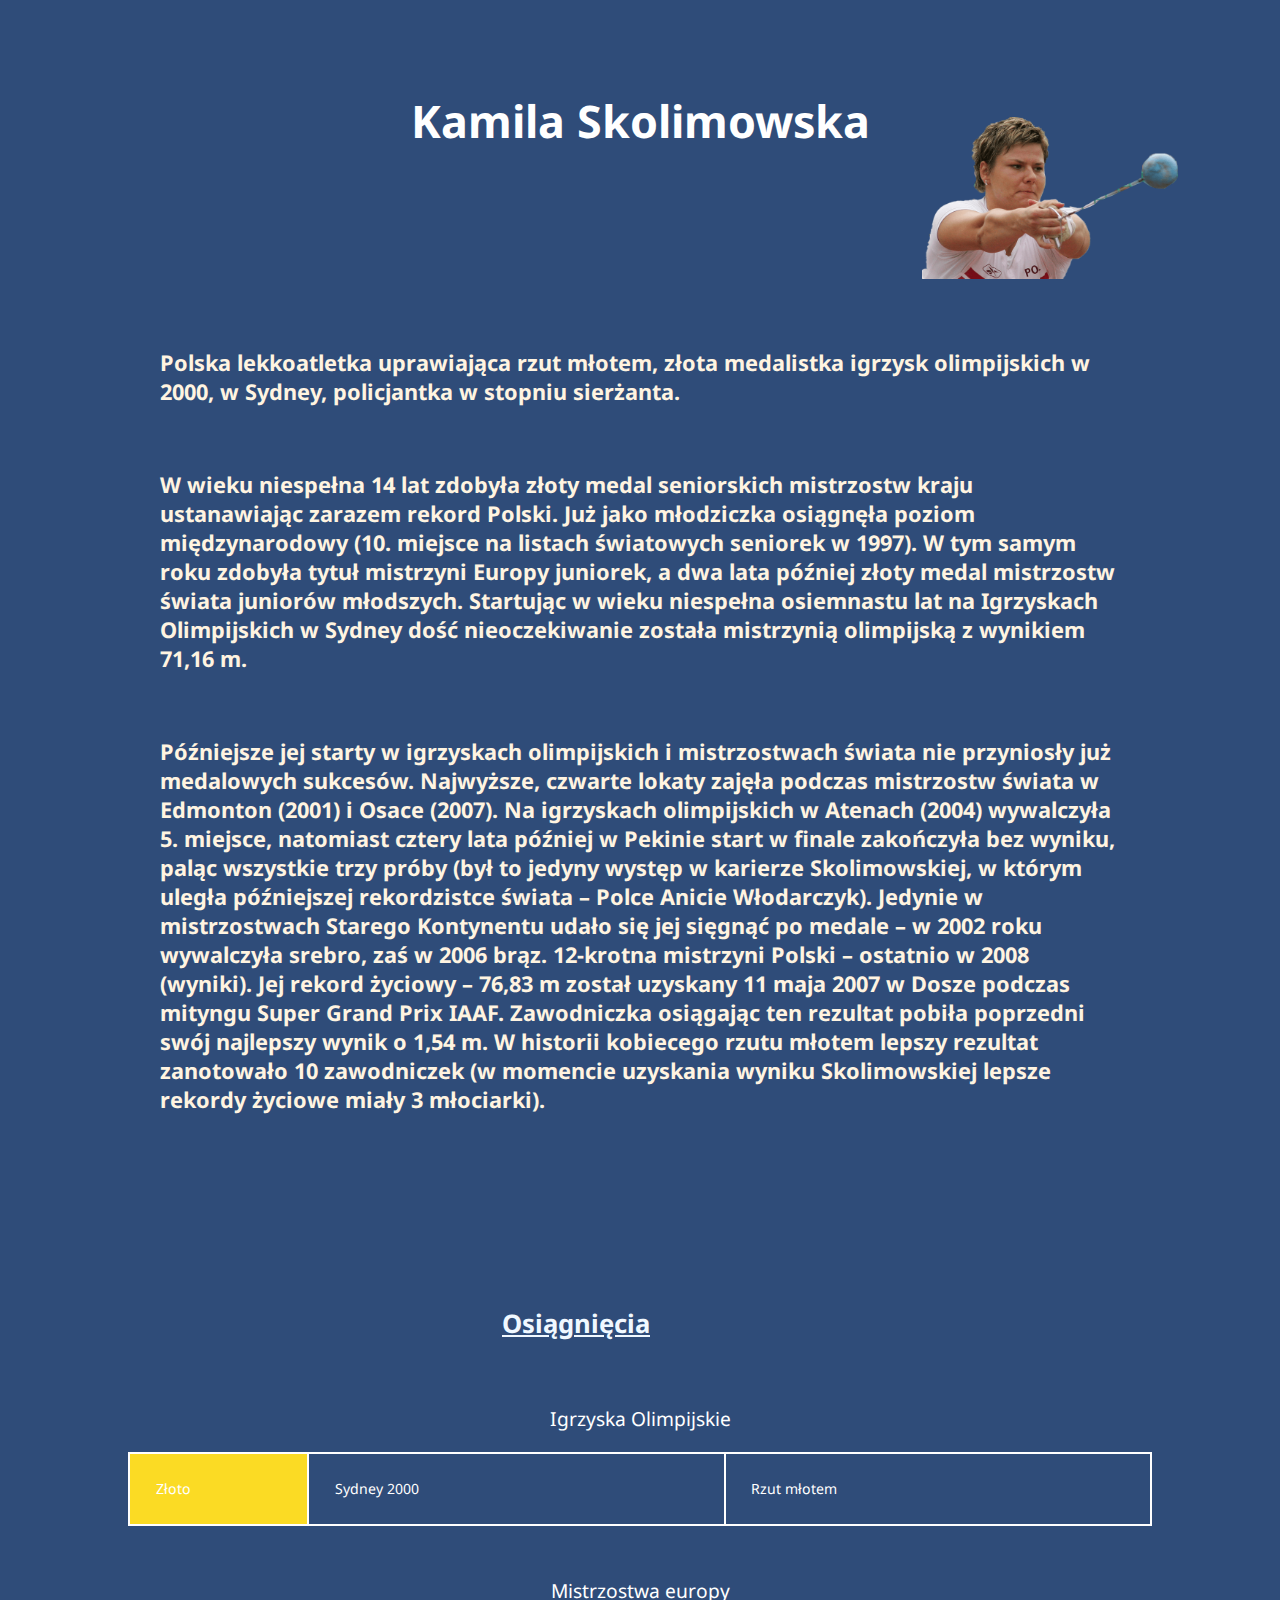
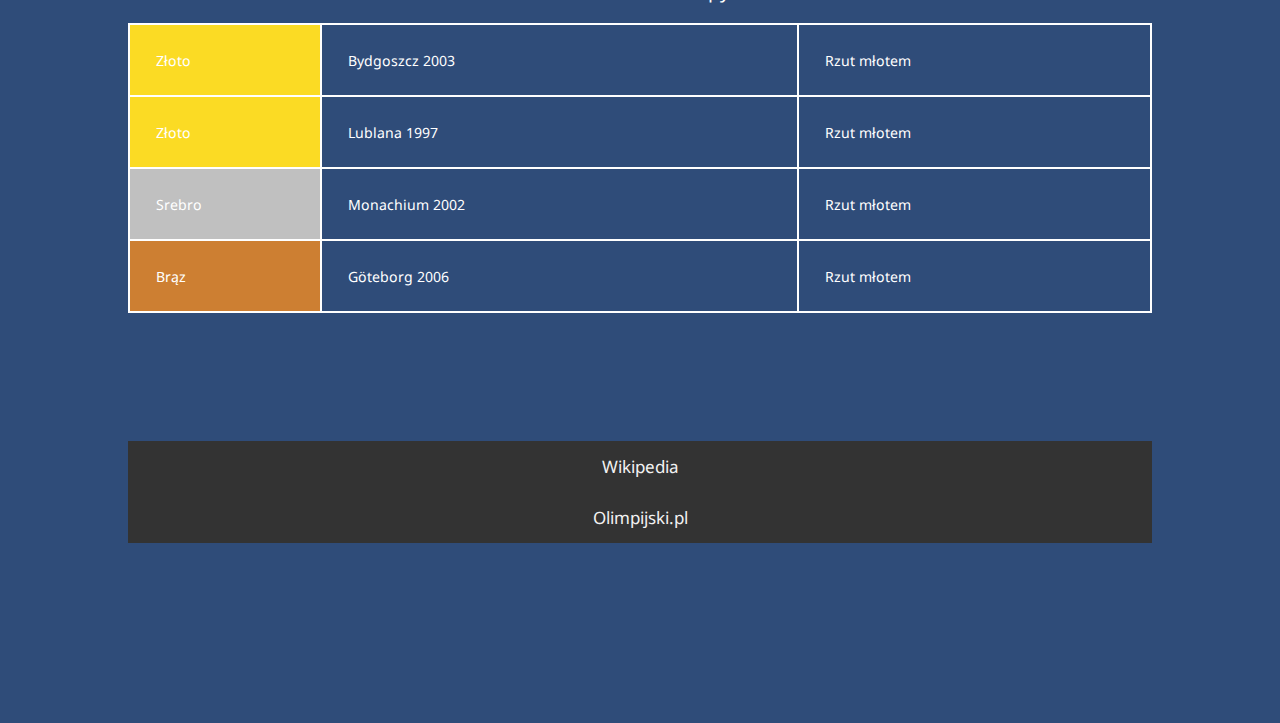
<file: projekty/7-najlepszych-polskich-lekkoatletow/kamila_skolimowska.html>
<!DOCTYPE html>
<html lang="pl">
<head>
    <meta charset="UTF-8">
    <meta http-equiv="X-UA-Compatible" content="IE=edge">
    <meta name="viewport" content="width=device-width, initial-scale=1.0">
    
    <title>Kamila Skolimowska</title>

    <link rel="stylesheet" href="style_character.css" media="(min-width: 1200px)">
    <link rel="stylesheet" href="style_character_mini.css" media="(max-width: 1200px) and (min-width: 600px)">
    <link rel="stylesheet" href="style_character_mob.css" media="(max-width: 600px)">
</head>
<body style="background-color: #2f4c79;">
    <h1>Kamila Skolimowska</h1>
    <img src="source/kamila_skolimowska.png" alt="Kamila Kszczot">

    <h3>Polska lekkoatletka uprawiająca rzut młotem, złota medalistka igrzysk olimpijskich w 2000, w Sydney, policjantka w stopniu sierżanta.</h3>
    
    <h3>W wieku niespełna 14 lat zdobyła złoty medal seniorskich mistrzostw kraju ustanawiając zarazem rekord Polski. Już jako młodziczka osiągnęła poziom międzynarodowy (10. miejsce na listach światowych seniorek w 1997). W tym samym roku zdobyła tytuł mistrzyni Europy juniorek, a dwa lata później złoty medal mistrzostw świata juniorów młodszych. Startując w wieku niespełna osiemnastu lat na Igrzyskach Olimpijskich w Sydney dość nieoczekiwanie została mistrzynią olimpijską z wynikiem 71,16 m.</h3>

    <h3>Późniejsze jej starty w igrzyskach olimpijskich i mistrzostwach świata nie przyniosły już medalowych sukcesów. Najwyższe, czwarte lokaty zajęła podczas mistrzostw świata w Edmonton (2001) i Osace (2007). Na igrzyskach olimpijskich w Atenach (2004) wywalczyła 5. miejsce, natomiast cztery lata później w Pekinie start w finale zakończyła bez wyniku, paląc wszystkie trzy próby (był to jedyny występ w karierze Skolimowskiej, w którym uległa późniejszej rekordzistce świata – Polce Anicie Włodarczyk). Jedynie w mistrzostwach Starego Kontynentu udało się jej sięgnąć po medale – w 2002 roku wywalczyła srebro, zaś w 2006 brąz. 12-krotna mistrzyni Polski – ostatnio w 2008 (wyniki). Jej rekord życiowy – 76,83 m został uzyskany 11 maja 2007 w Dosze podczas mityngu Super Grand Prix IAAF. Zawodniczka osiągając ten rezultat pobiła poprzedni swój najlepszy wynik o 1,54 m. W historii kobiecego rzutu młotem lepszy rezultat zanotowało 10 zawodniczek (w momencie uzyskania wyniku Skolimowskiej lepsze rekordy życiowe miały 3 młociarki).</h3>

    <h2>Osiągnięcia</h2>
    <table>
        <p id="main_td">Igrzyska Olimpijskie</p>
        <tr>
            <td id="zloto">Złoto</td>
            <td>Sydney 2000</td>
            <td>Rzut młotem</td>
        </tr>
        
    </table>
    <table>
        <p id="main_td">Mistrzostwa europy</p>
        <tr>
            <td id="zloto">Złoto</td>
            <td>Bydgoszcz 2003</td>
            <td>Rzut młotem</td>
        </tr>
        <tr>
            <td id="zloto">Złoto</td>
            <td>Lublana 1997</td>
            <td>Rzut młotem</td>
        </tr>
        <tr>
            <td id="srebro">Srebro</td>
            <td>Monachium 2002</td>
            <td>Rzut młotem</td>
        </tr>

        <tr>
            <td id="braz">Brąz</td>
            <td>Göteborg 2006</td>
            <td>Rzut młotem</td>
        </tr>
    </table>


    <div class="topnav" id="myTopnav">
        <a href="https://pl.wikipedia.org/wiki/Kamila_Skolimowska" target="_blank">Wikipedia</a>
        <a href="https://olimpijski.pl/olimpijczycy/kamila-skolimowska/" target="_blank">Olimpijski.pl</a>
    </div>
</body>
</html>
</file>
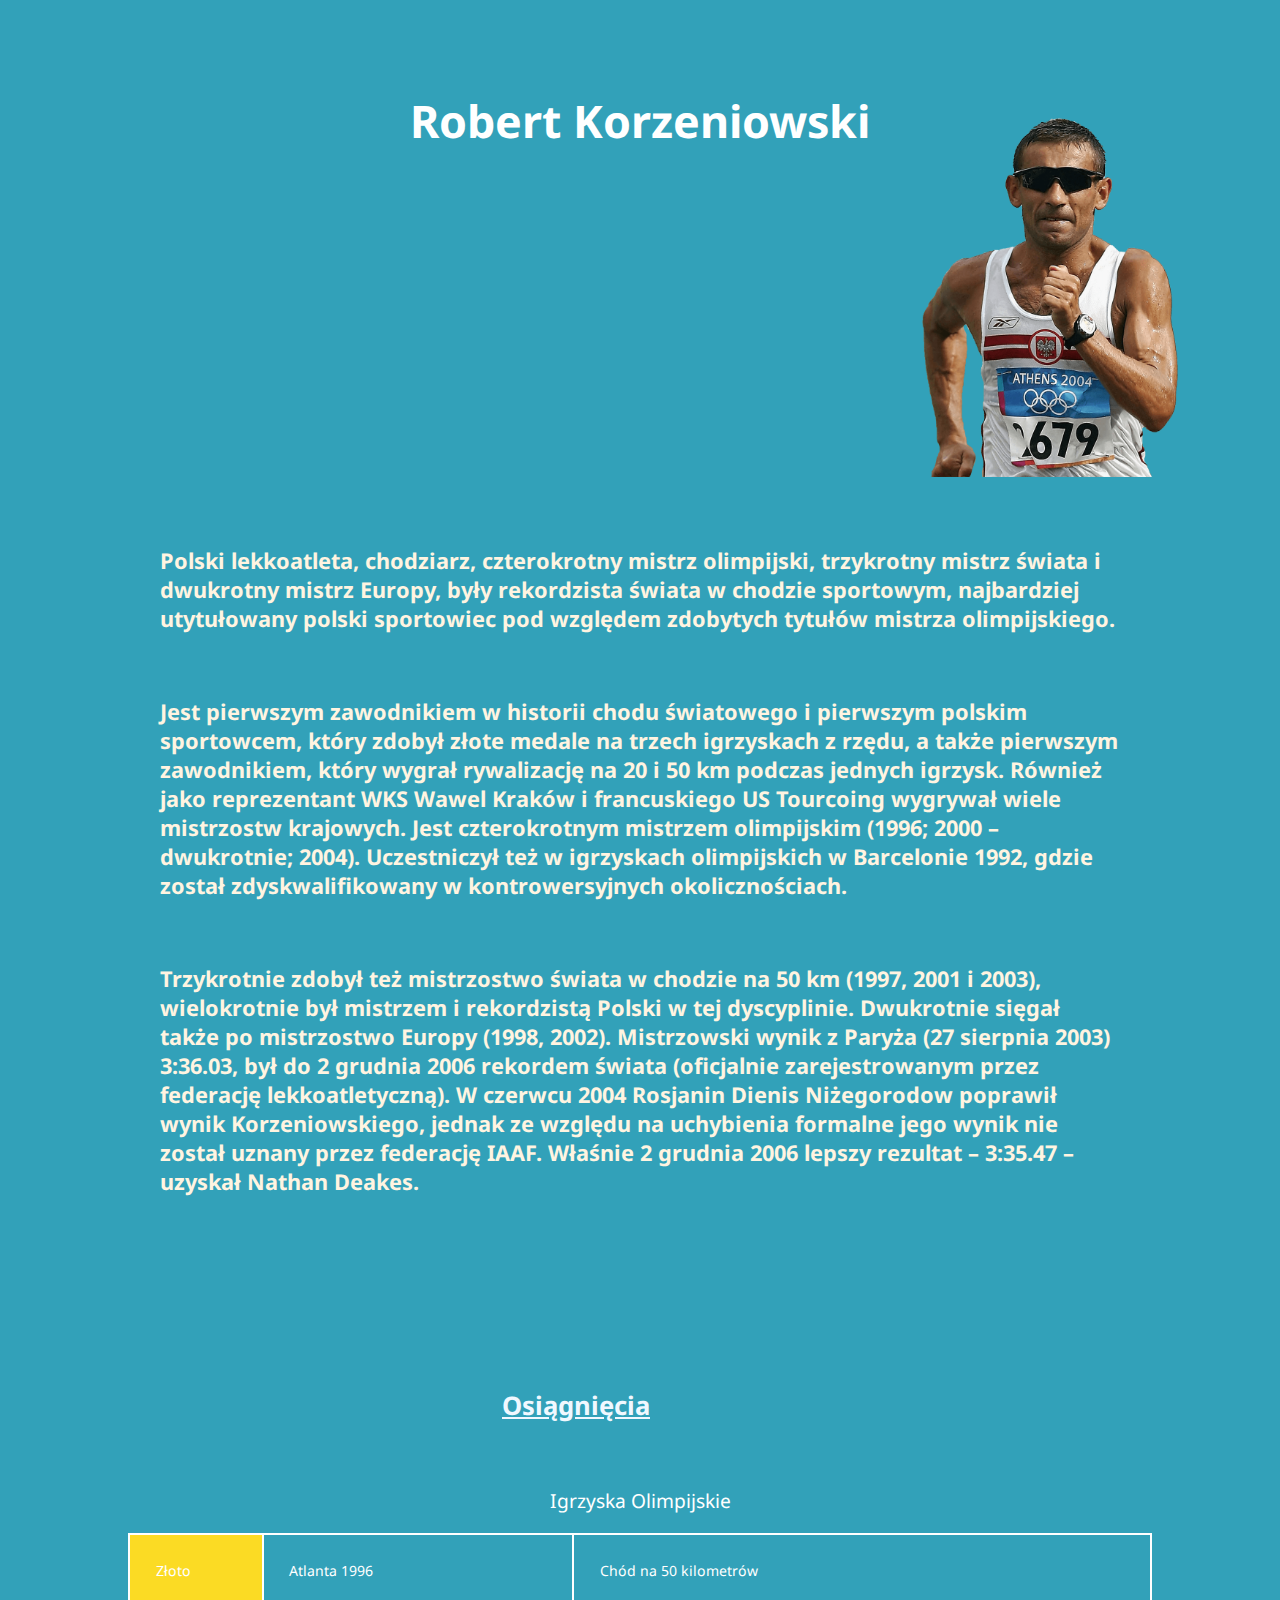
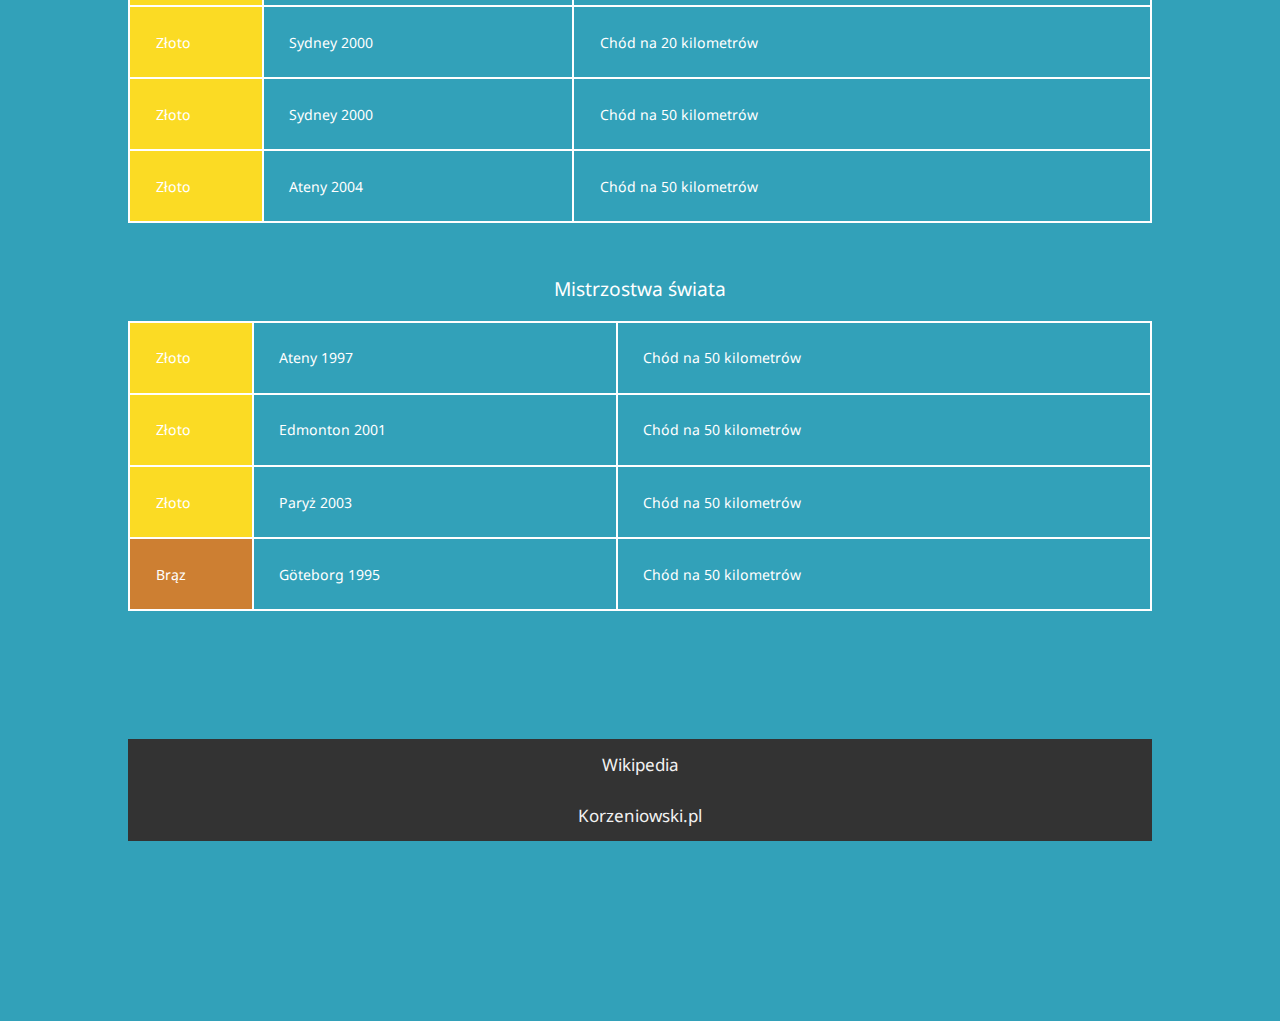
<file: projekty/7-najlepszych-polskich-lekkoatletow/robert_korzeniowski.html>
<!DOCTYPE html>
<html lang="pl">
<head>
    <meta charset="UTF-8">
    <meta http-equiv="X-UA-Compatible" content="IE=edge">
    <meta name="viewport" content="width=device-width, initial-scale=1.0">
    
    <title>Robert Korzeniowski</title>

    <link rel="stylesheet" href="style_character.css" media="(min-width: 1200px)">
    <link rel="stylesheet" href="style_character_mini.css" media="(max-width: 1200px) and (min-width: 600px)">
    <link rel="stylesheet" href="style_character_mob.css" media="(max-width: 600px)">
</head>
<body style="background-color: #32a1b9;">
    <h1>Robert Korzeniowski</h1>
    <img src="source/robert_korzeniowski.png" alt="Robert Korzeniowski">

    <h3>Polski lekkoatleta, chodziarz, czterokrotny mistrz olimpijski, trzykrotny mistrz świata i dwukrotny mistrz Europy, były rekordzista świata w chodzie sportowym, najbardziej utytułowany polski sportowiec pod względem zdobytych tytułów mistrza olimpijskiego.</h3>
    
    <h3>Jest pierwszym zawodnikiem w historii chodu światowego i pierwszym polskim sportowcem, który zdobył złote medale na trzech igrzyskach z rzędu, a także pierwszym zawodnikiem, który wygrał rywalizację na 20 i 50 km podczas jednych igrzysk. Również jako reprezentant WKS Wawel Kraków i francuskiego US Tourcoing wygrywał wiele mistrzostw krajowych. Jest czterokrotnym mistrzem olimpijskim (1996; 2000 – dwukrotnie; 2004). Uczestniczył też w igrzyskach olimpijskich w Barcelonie 1992, gdzie został zdyskwalifikowany w kontrowersyjnych okolicznościach.</h3>

    <h3>Trzykrotnie zdobył też mistrzostwo świata w chodzie na 50 km (1997, 2001 i 2003), wielokrotnie był mistrzem i rekordzistą Polski w tej dyscyplinie. Dwukrotnie sięgał także po mistrzostwo Europy (1998, 2002). Mistrzowski wynik z Paryża (27 sierpnia 2003) 3:36.03, był do 2 grudnia 2006 rekordem świata (oficjalnie zarejestrowanym przez federację lekkoatletyczną). W czerwcu 2004 Rosjanin Dienis Niżegorodow poprawił wynik Korzeniowskiego, jednak ze względu na uchybienia formalne jego wynik nie został uznany przez federację IAAF. Właśnie 2 grudnia 2006 lepszy rezultat – 3:35.47 – uzyskał Nathan Deakes.</h3>

    <h2>Osiągnięcia</h2>
    <table>
        <p id="main_td">Igrzyska Olimpijskie</p>
        <tr>
            <td id="zloto">Złoto</td>
            <td>Atlanta 1996</td>
            <td>Chód na 50 kilometrów</td>
        </tr>
        <tr>
            <td id="zloto">Złoto</td>
            <td>Sydney 2000</td>
            <td>Chód na 20 kilometrów</td>
        </tr>
        <tr>
            <td id="zloto">Złoto</td>
            <td>Sydney 2000</td>
            <td>Chód na 50 kilometrów</td>
        </tr>
        <tr>
            <td id="zloto">Złoto</td>
            <td>Ateny 2004</td>
            <td>Chód na 50 kilometrów</td>
        </tr>
    </table>
    <table>
        <p id="main_td">Mistrzostwa świata</p>
        <tr>
            <td id="zloto">Złoto</td>
            <td>Ateny 1997</td>
            <td>Chód na 50 kilometrów</td>
        </tr>
        <tr>
            <td id="zloto">Złoto</td>
            <td>Edmonton 2001</td>
            <td>Chód na 50 kilometrów</td>
        </tr>
        <tr>
            <td id="zloto">Złoto</td>
            <td>Paryż 2003</td>
            <td>Chód na 50 kilometrów</td>
        </tr>

        <tr>
            <td id="braz">Brąz</td>
            <td>Göteborg 1995</td>
            <td>Chód na 50 kilometrów</td>
        </tr>
    </table>


    <div class="topnav" id="myTopnav">
        <a href="https://pl.wikipedia.org/wiki/Robert_Korzeniowski" target="_blank">Wikipedia</a>
        <a href="https://www.korzeniowski.pl/" target="_blank">Korzeniowski.pl</a>
    </div>
</body>
</html>
</file>
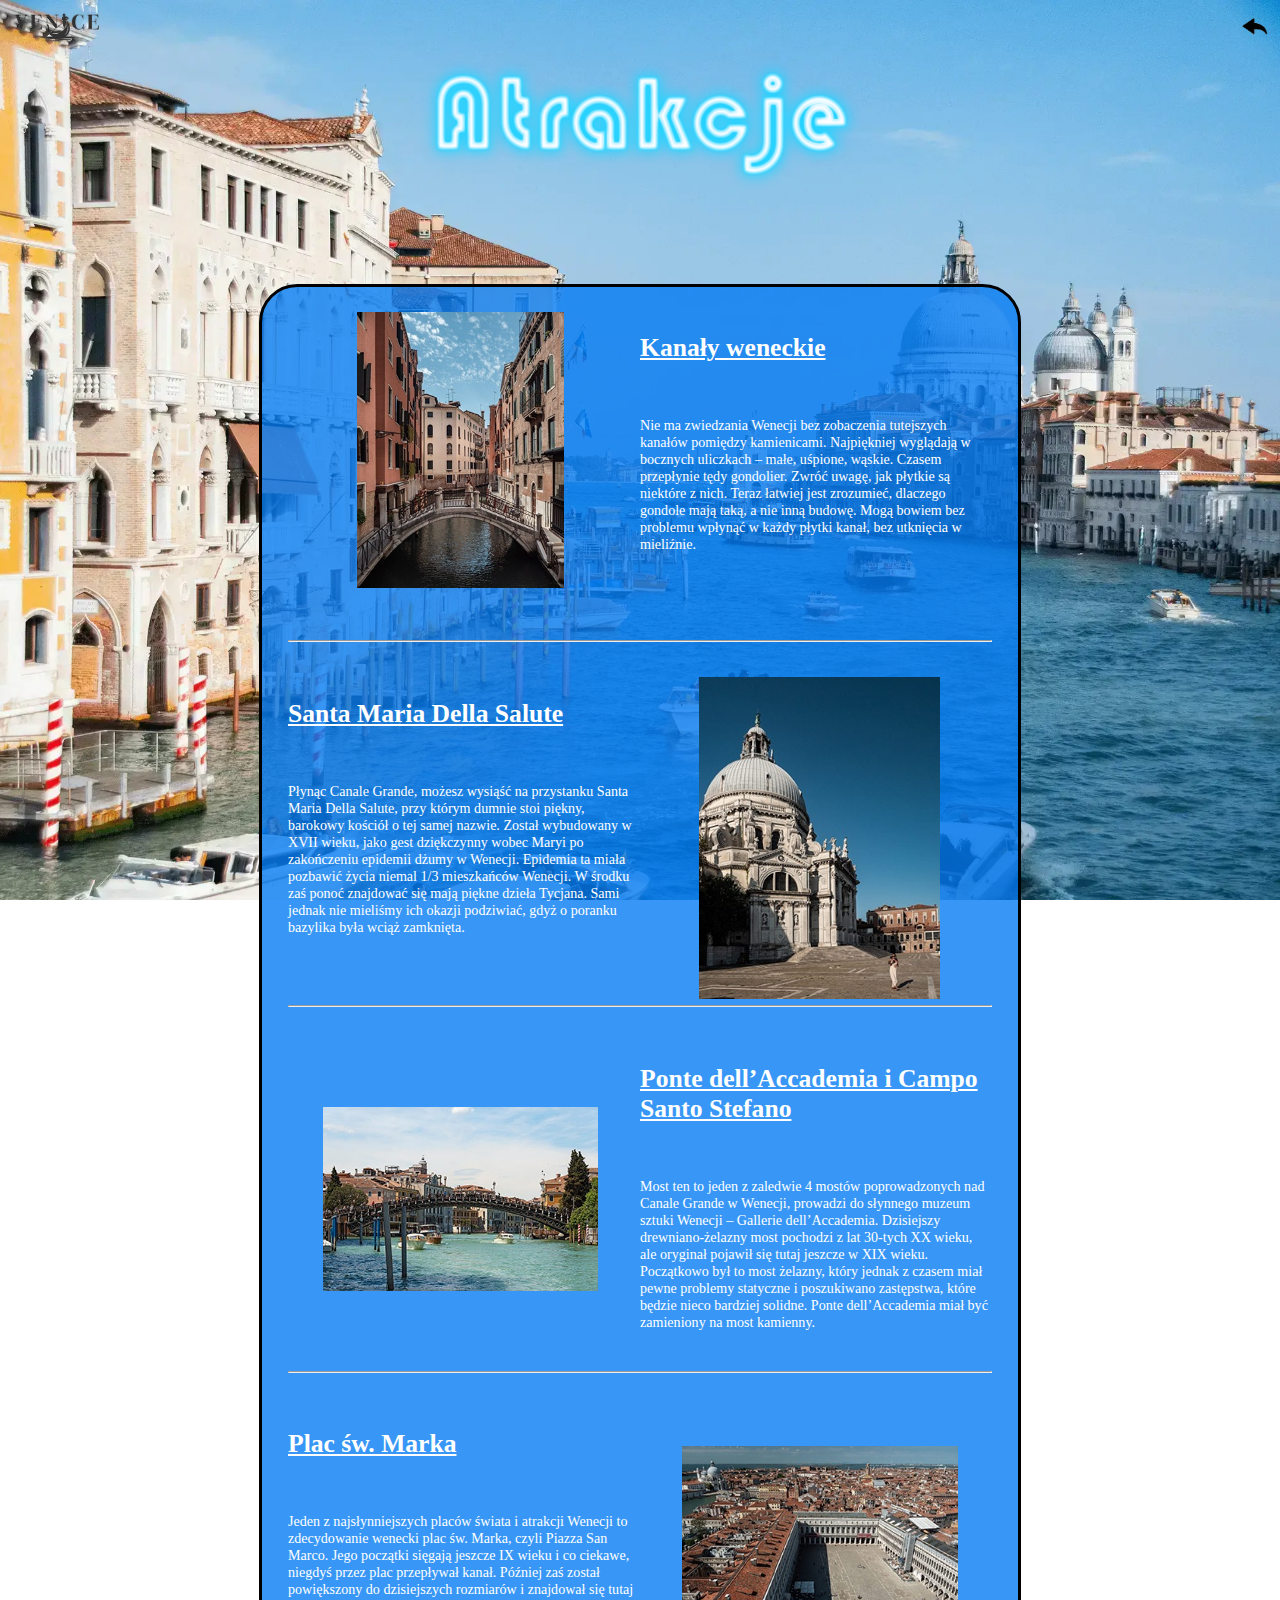
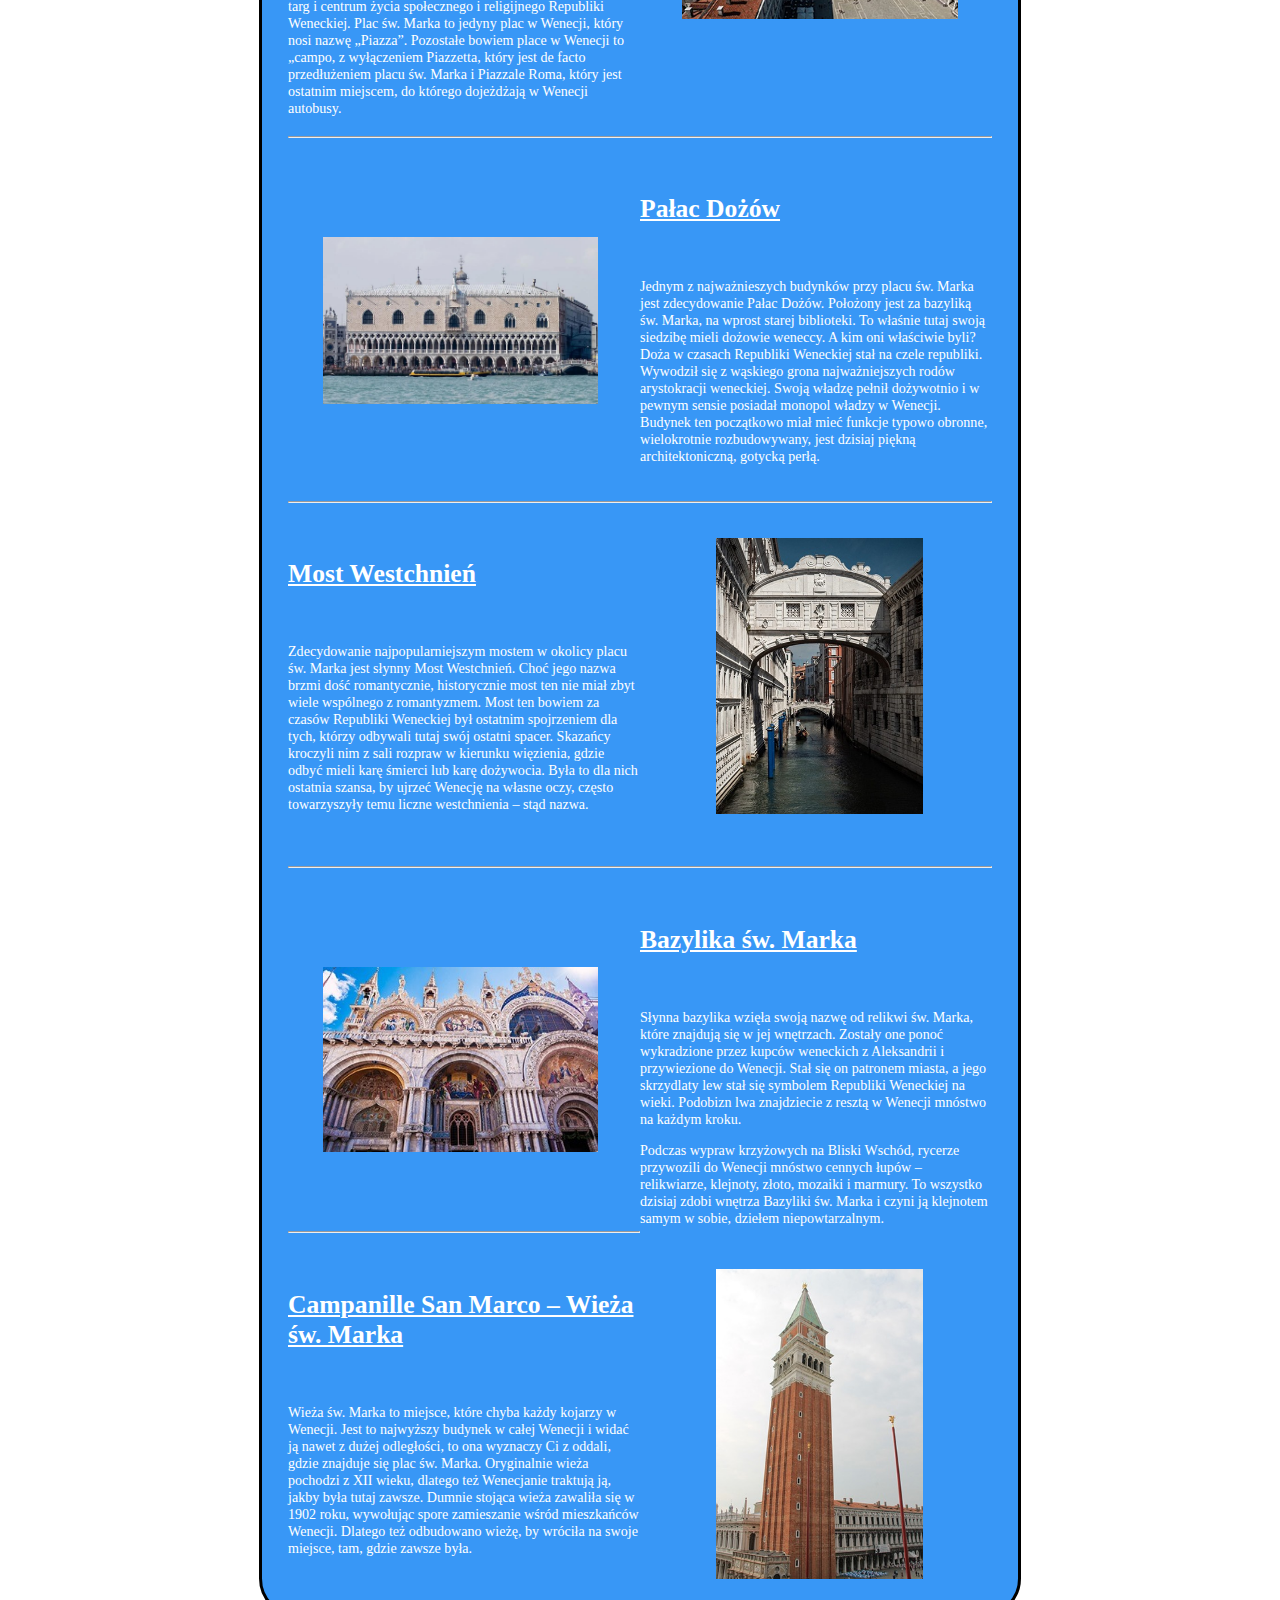
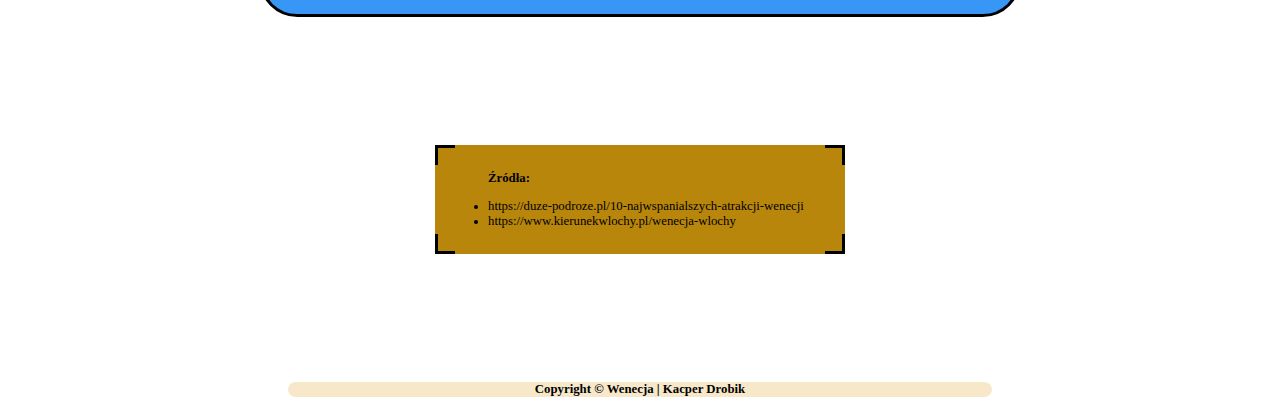
<file: projekty/Wenecja/atrakcje.html>
<!DOCTYPE html>
<html lang="pl">
<head>
    <meta charset="UTF-8">
    <meta http-equiv="X-UA-Compatible" content="IE=edge">
    <meta name="viewport" content="width=device-width, initial-scale=1.0">
    <meta name="language" content="Polish">
    <meta name="robots" content="index,follow" />
    <meta name="handheldFriendly" content="true" />
    <meta name="description" content="Wenecja to miasto na wodzie i 100 wyspach, które każdego roku rozpala zmysły milionów turystów. Kojarzy się z romantyzmem i karnawałową zabawą, a jej symbolem są sunące kanałami gondole, mosty, Plac św. Marka z Bazyliką i Pałacem Dożów.">
    <meta name="application-name" content="Wenecja- atrakcje">
    <meta name="author" content="Kacper Drobik">
    <meta name="keywords" content="Wenecja, atrakcje, Włochy, wyspa, turystyka, atrakcje, historia"/>

    <title>Wenecja - Atrakcje</title>

    <link rel="stylesheet" href="style_atr.css" type="text/css" media="(min-width: 1000px)">
    <link rel="stylesheet" href="style_atr_mob.css" type="text/css" media="(max-width: 1000px)">

    <link rel="icon" type="image/icon" href="source/logo_123.ico">


    <script type="application/ld+json">
        {
          "@context": "https://schema.org",
          "@type": "BlogPosting",
          "headline": "Atrakcje Wenecji",
          "image": "",  
          "author": {
            "@type": "Person",
            "name": "Kacper Drobik",
            "url": "https://drobik.site/"
          }
        }
    </script>
</head>
<body>

    <div id="title">
        <img src="source/atrakcje.png" width="100%" alt="Atrakcje Wenecja">
    </div>


    <div id="main">
        <div class="block_atr">
            <div class="img left">
                <img src="source/atrakcja1.webp" width="60%">
            </div>

            <div class="desc right">
                <h2>Kanały weneckie</h2>
                <p>Nie ma zwiedzania Wenecji bez zobaczenia tutejszych kanałów pomiędzy kamienicami. Najpiękniej wyglądają w bocznych uliczkach – małe, uśpione, wąskie. Czasem przepłynie tędy gondolier. Zwróć uwagę, jak płytkie są niektóre z nich. Teraz łatwiej jest zrozumieć, dlaczego gondole mają taką, a nie inną budowę. Mogą bowiem bez problemu wpłynąć w każdy płytki kanał, bez utknięcia w mieliźnie.</p>
            </div>
        </div>

        <hr />

        <div class="block_atr">
            <div class="desc left">
                <h2>Santa Maria Della Salute</h2>
                <p>Płynąc Canale Grande, możesz wysiąść na przystanku Santa Maria Della Salute, przy którym dumnie stoi piękny, barokowy kościół o tej samej nazwie. Został wybudowany w XVII wieku, jako gest dziękczynny wobec Maryi po zakończeniu epidemii dżumy w Wenecji. Epidemia ta miała pozbawić życia niemal 1/3 mieszkańców Wenecji. W środku zaś ponoć znajdować się mają piękne dzieła Tycjana. Sami jednak nie mieliśmy ich okazji podziwiać, gdyż o poranku bazylika była wciąż zamknięta.</p>
            </div>

            <div class="img right">
                <img src="source/atrakcja2.webp" width="70%">
            </div>
        </div>


        <hr />

        <div class="block_atr">
            <div class="desc right">
                <h2>Ponte dell’Accademia i Campo Santo Stefano</h2>
                <p>Most ten to jeden z zaledwie 4 mostów poprowadzonych nad Canale Grande w Wenecji, prowadzi do słynnego muzeum sztuki Wenecji – Gallerie dell’Accademia. Dzisiejszy drewniano-żelazny most pochodzi z lat 30-tych XX wieku, ale oryginał pojawił się tutaj jeszcze w XIX wieku. Początkowo był to most żelazny, który jednak z czasem miał pewne problemy statyczne i poszukiwano zastępstwa, które będzie nieco bardziej solidne. Ponte dell’Accademia miał być zamieniony na most kamienny.</p>
            </div>

            <div class="img left">
                <img src="source/atrakcja3.webp" width="80%" style="margin-top: 5vw;">
            </div>
        </div>


        <hr />

        <div class="block_atr">
            <div class="desc left">
                <h2>Plac św. Marka</h2>
                <p>Jeden z najsłynniejszych placów świata i atrakcji Wenecji to zdecydowanie wenecki plac św. Marka, czyli Piazza San Marco. Jego początki sięgają jeszcze IX wieku i co ciekawe, niegdyś przez plac przepływał kanał. Później zaś został powiększony do dzisiejszych rozmiarów i znajdował się tutaj targ i centrum życia społecznego i religijnego Republiki Weneckiej. Plac św. Marka to jedyny plac w Wenecji, który nosi nazwę „Piazza”. Pozostałe bowiem place w Wenecji to „campo, z wyłączeniem Piazzetta, który jest de facto przedłużeniem placu św. Marka i Piazzale Roma, który jest ostatnim miejscem, do którego dojeżdżają w Wenecji autobusy.</p>
            </div>

            <div class="img right">
                <img src="source/atrakcja4.webp" width="80%" style="margin-top: 3vw;">
            </div>
        </div>


        <hr />


        <div class="block_atr">
            <div class="desc right">
                <h2>Pałac Dożów</h2>
                <p>Jednym z najważnieszych budynków przy placu św. Marka jest zdecydowanie Pałac Dożów. Położony jest za bazyliką św. Marka, na wprost starej biblioteki. To właśnie tutaj swoją siedzibę mieli dożowie weneccy. A kim oni właściwie byli? Doża w czasach Republiki Weneckiej stał na czele republiki. Wywodził się z wąskiego grona najważniejszych rodów arystokracji weneckiej. Swoją władzę pełnił dożywotnio i w pewnym sensie posiadał monopol władzy w Wenecji. Budynek ten początkowo miał mieć funkcje typowo obronne, wielokrotnie rozbudowywany, jest dzisiaj piękną architektoniczną, gotycką perłą.</p>
            </div>

            <div class="img left">
                <img src="source/atrakcja7.webp" width="80%"  style="margin-top: 5vw;">
            </div>
        </div>



        <hr />


        <div class="block_atr">
            <div class="desc left">
                <h2>Most Westchnień</h2>
                <p>Zdecydowanie najpopularniejszym mostem w okolicy placu św. Marka jest słynny Most Westchnień. Choć jego nazwa brzmi dość romantycznie, historycznie most ten nie miał zbyt wiele wspólnego z romantyzmem. Most ten bowiem za czasów Republiki Weneckiej był ostatnim spojrzeniem dla tych, którzy odbywali tutaj swój ostatni spacer. Skazańcy kroczyli nim z sali rozpraw w kierunku więzienia, gdzie odbyć mieli karę śmierci lub karę dożywocia. Była to dla nich ostatnia szansa, by ujrzeć Wenecję na własne oczy, często towarzyszyły temu liczne westchnienia – stąd nazwa.</p>
            </div>

            <div class="img right">
                <img src="source/atrakcja8.webp" width="60%"  style="margin-top: 0;">
            </div>
        </div>



        <hr >


        <div class="block_atr">
            <div class="desc right">
                <h2>Bazylika św. Marka</h2>
                <p>Słynna bazylika wzięła swoją nazwę od relikwi św. Marka, które znajdują się w jej wnętrzach. Zostały one ponoć wykradzione przez kupców weneckich z Aleksandrii i przywiezione do Wenecji. Stał się on patronem miasta, a jego skrzydlaty lew stał się symbolem Republiki Weneckiej na wieki. Podobizn lwa znajdziecie z resztą w Wenecji mnóstwo na każdym kroku.</p>
                <p>Podczas wypraw krzyżowych na Bliski Wschód, rycerze przywozili do Wenecji mnóstwo cennych łupów – relikwiarze, klejnoty, złoto, mozaiki i marmury. To wszystko dzisiaj zdobi wnętrza Bazyliki św. Marka i czyni ją klejnotem samym w sobie, dziełem niepowtarzalnym.</p>
            </div>

            <div class="img left">
                <img src="source/atrakcja5.webp" width="80%"  style="margin-top: 5vw;">
            </div>
        </div>

        <hr />

        <div class="block_atr">
            <div class="desc left">
                <h2>Campanille San Marco – Wieża św. Marka</h2>
                <p>Wieża św. Marka to miejsce, które chyba każdy kojarzy w Wenecji. Jest to najwyższy budynek w całej Wenecji i widać ją nawet z dużej odległości, to ona wyznaczy Ci z oddali, gdzie znajduje się plac św. Marka. Oryginalnie wieża pochodzi z XII wieku, dlatego też Wenecjanie traktują ją, jakby była tutaj zawsze. Dumnie stojąca wieża zawaliła się w 1902 roku, wywołując spore zamieszanie wśród mieszkańców Wenecji. Dlatego też odbudowano wieżę, by wróciła na swoje miejsce, tam, gdzie zawsze była.</p>
            </div>

            <div class="img right">
                <img src="source/atrakcja6.webp" width="60%"  style="margin-top: 0;">
            </div>
        </div>
    </div>

    <div id="zrodla">
        <ul>
            <p style="font-weight: bold;">Źródła:</p>
            <li><a href="https://duze-podroze.pl/10-najwspanialszych-atrakcji-wenecji/">https://duze-podroze.pl/10-najwspanialszych-atrakcji-wenecji</a></li>
            <li><a href="https://www.kierunekwlochy.pl/wenecja-wlochy">https://www.kierunekwlochy.pl/wenecja-wlochy</a></li>
        </ul>
    </div>

    <div id="footer">
        <p>Copyright ©  Wenecja | Kacper Drobik</p>
    </div>


    <div id="logo">
        <img src="source/logo.png" width="100%" alt="Venice">
    </div>


    <div id="back">
        <a href="index.html" data-title="Powrót do strony głównej"><img src="source/arrow_back.gif" width="100%" alt="Powrót do strony głównej"></a>
    </div>

</body>
</html>
</file>
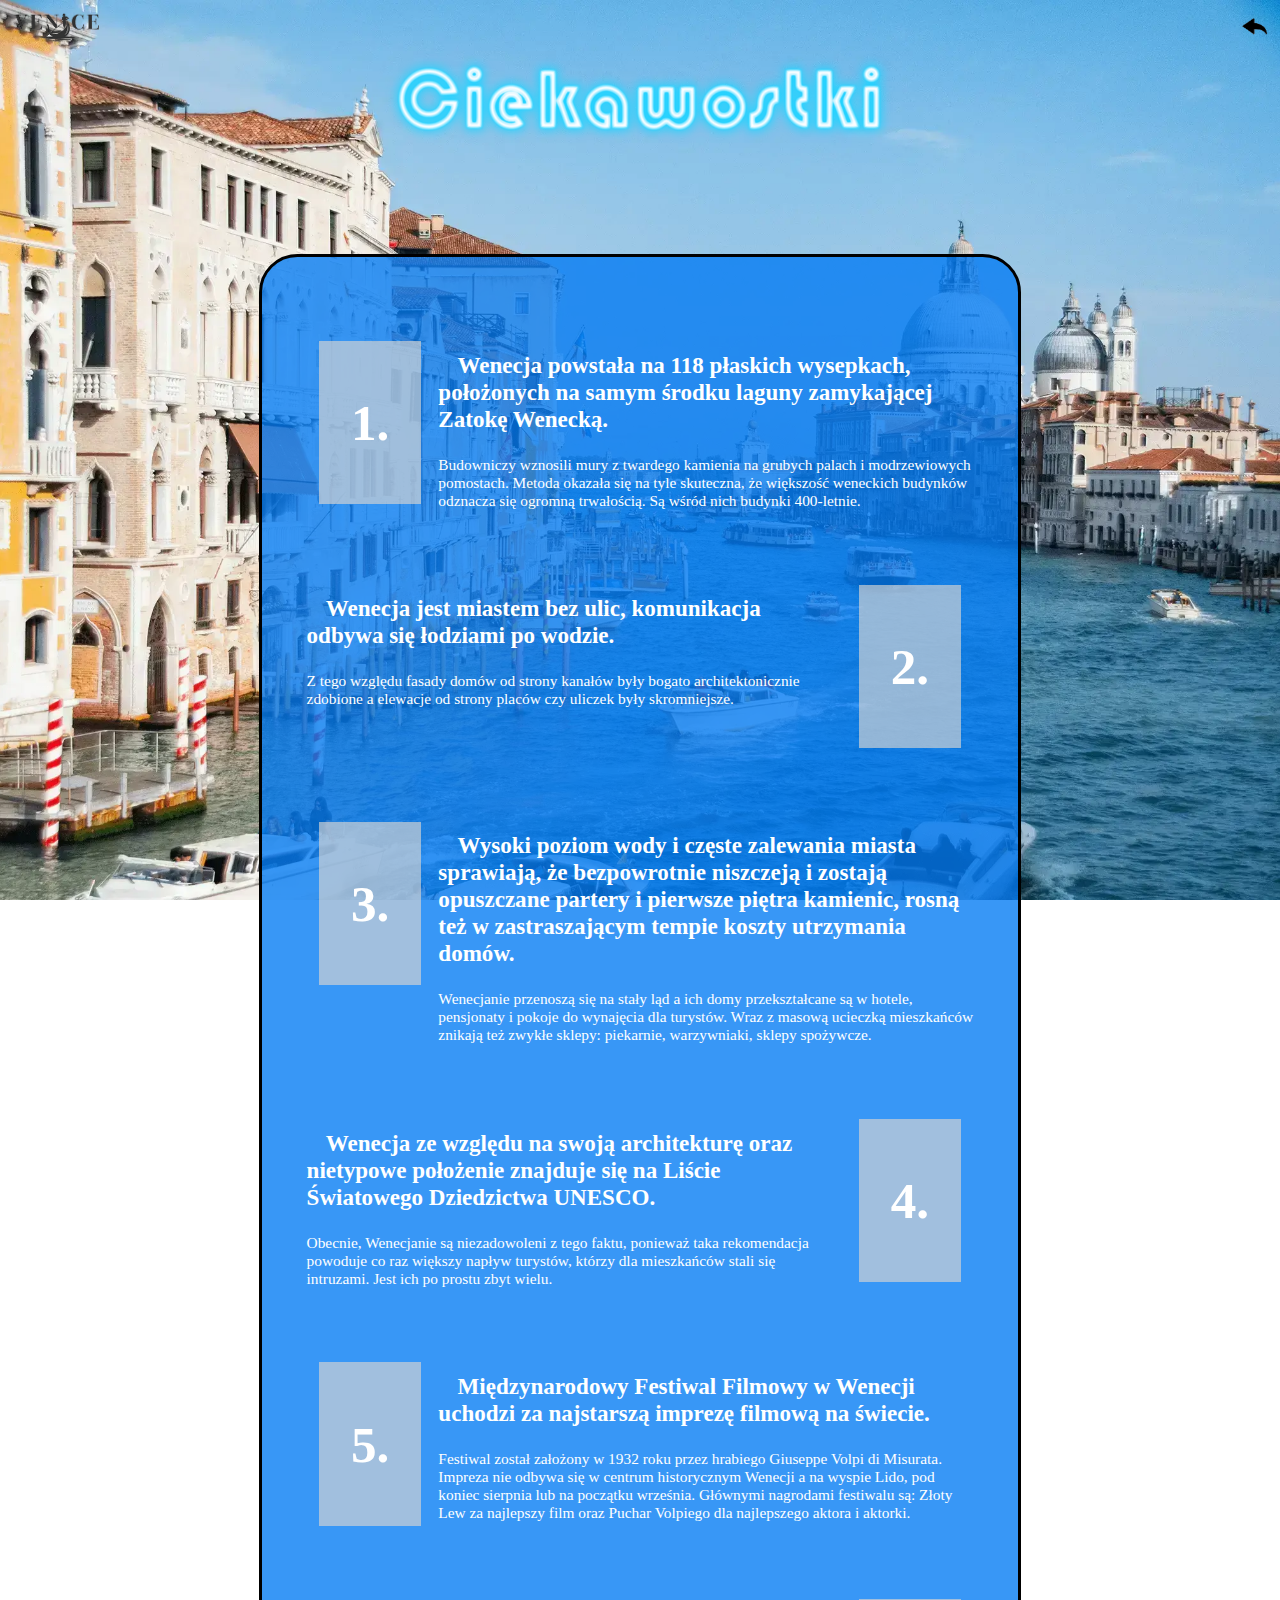
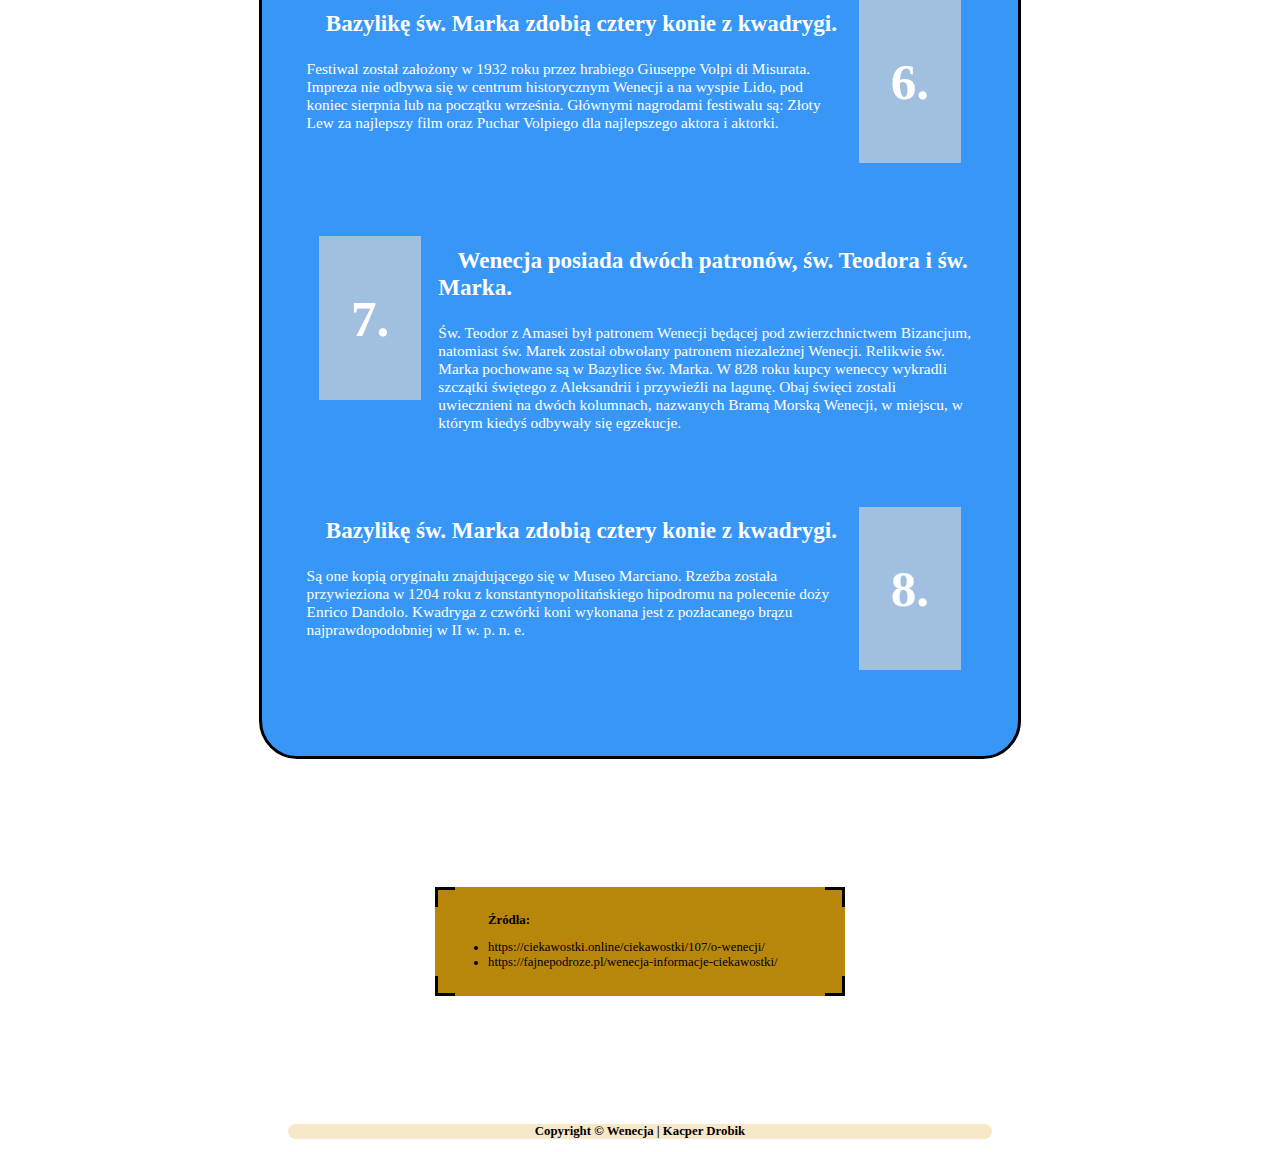
<file: projekty/Wenecja/ciekawostki.html>
<!DOCTYPE html>
<html lang="pl">
<head>
    <meta charset="UTF-8">
    <meta http-equiv="X-UA-Compatible" content="IE=edge">
    <meta name="viewport" content="width=device-width, initial-scale=1.0">
    <meta name="language" content="Polish">
    <meta name="robots" content="index,follow" />
    <meta name="handheldFriendly" content="true" />
    <meta name="description" content="Wenecja to miasto na wodzie i 100 wyspach, które każdego roku rozpala zmysły milionów turystów. Kojarzy się z romantyzmem i karnawałową zabawą, a jej symbolem są sunące kanałami gondole, mosty, Plac św. Marka z Bazyliką i Pałacem Dożów.">
    <meta name="application-name" content="Wenecja- ciekawostki">
    <meta name="author" content="Kacper Drobik">
    <meta name="keywords" content="Wenecja, ciekawostki, Włochy, wyspa, turystyka, atrakcje, historia"/>

    <title>Wenecja - Ciekawostki</title>

    <link rel="stylesheet" href="style_cieka.css" type="text/css" media="(min-width: 1000px)">
    <link rel="stylesheet" href="style_cieka_mob.css" type="text/css" media="(max-width: 1000px)">

    <link rel="icon" type="image/icon" href="source/logo_123.ico">

    <script type="application/ld+json">
        {
          "@context": "https://schema.org",
          "@type": "BlogPosting",
          "headline": "Ciekawostki Wenecji",
          "image": "",  
          "author": {
            "@type": "Person",
            "name": "Kacper Drobik",
            "url": "https://drobik.site/"
          }
        }
    </script>
</head>
<body>

    <div id="title">
        <img src="source/ciekawostki.png" width="100%" alt="Ciekawostki Wenecja">
    </div>


    <div id="main">
        <table>
            <tr class="block_atr">
                <td class="num left"><p>1.</p></td>
                <td class="txt right"><h3>Wenecja powstała na 118 płaskich wysepkach, położonych na samym środku laguny zamykającej Zatokę Wenecką.</h3>
                    <p>Budowniczy wznosili mury z twardego kamienia na grubych palach i modrzewiowych pomostach. Metoda okazała się na tyle skuteczna, że większość weneckich budynków odznacza się ogromną trwałością. Są wśród nich budynki 400-letnie.</p></td>
            </tr>

            <tr class="block_atr">
                <td class="num right"><p>2.</p></td>
                <td class="txt left"><h3>Wenecja jest miastem bez ulic, komunikacja odbywa się łodziami po wodzie.</h3>
                    <p>Z tego względu fasady domów od strony kanałów były bogato architektonicznie zdobione a elewacje od strony placów czy uliczek były skromniejsze.</p></td>
            </tr>

            <tr class="block_atr">
                <td class="num left"><p>3.</p></td>
                <td class="txt right"><h3>Wysoki poziom wody i częste zalewania miasta sprawiają, że bezpowrotnie niszczeją i zostają opuszczane partery i pierwsze piętra kamienic, rosną też w zastraszającym tempie koszty utrzymania domów.</h3>
                <p>Wenecjanie przenoszą się na stały ląd a ich domy przekształcane są w hotele, pensjonaty i pokoje do wynajęcia dla turystów. Wraz z masową ucieczką mieszkańców znikają też zwykłe sklepy: piekarnie, warzywniaki, sklepy spożywcze.</p></td>
            </tr>

            <tr class="block_atr">
                <td class="num right"><p>4.</p></td>
                <td class="txt left"><h3>Wenecja ze względu na swoją architekturę oraz nietypowe położenie znajduje się na Liście Światowego Dziedzictwa UNESCO.</h3>
                    <p>Obecnie, Wenecjanie są niezadowoleni z tego faktu, ponieważ taka rekomendacja powoduje co raz większy napływ turystów, którzy dla mieszkańców stali się intruzami. Jest ich po prostu zbyt wielu.</p></td>
            </tr>

            <tr class="block_atr">
                <td class="num left"><p>5.</p></td>
                <td class="txt right"><h3>Międzynarodowy Festiwal Filmowy w Wenecji uchodzi za najstarszą imprezę filmową na świecie.</h3>
                    <p>Festiwal został założony w 1932 roku przez hrabiego Giuseppe Volpi di Misurata. Impreza nie odbywa się w centrum historycznym Wenecji a na wyspie Lido, pod koniec sierpnia lub na początku września. Głównymi nagrodami festiwalu są: Złoty Lew za najlepszy film oraz Puchar Volpiego dla najlepszego aktora i aktorki.</p></td>
            </tr>

            <tr class="block_atr">
                <td class="num right"><p>6.</p></td>
                <td class="txt left"><h3>Bazylikę św. Marka zdobią cztery konie z kwadrygi.</h3>
                    <p>Festiwal został założony w 1932 roku przez hrabiego Giuseppe Volpi di Misurata. Impreza nie odbywa się w centrum historycznym Wenecji a na wyspie Lido, pod koniec sierpnia lub na początku września. Głównymi nagrodami festiwalu są: Złoty Lew za najlepszy film oraz Puchar Volpiego dla najlepszego aktora i aktorki.</p></td>
            </tr>

            <tr class="block_atr">
                <td class="num left"><p>7.</p></td>
                <td class="txt right"><h3>Wenecja posiada dwóch patronów, św. Teodora i św. Marka.</h3>
                    <p>Św. Teodor z Amasei był patronem Wenecji będącej pod zwierzchnictwem Bizancjum, natomiast św. Marek został obwołany patronem niezależnej Wenecji. Relikwie św. Marka pochowane są w Bazylice św. Marka. W 828 roku kupcy weneccy wykradli szczątki świętego z Aleksandrii i przywieźli na lagunę. Obaj święci zostali uwiecznieni na dwóch kolumnach, nazwanych Bramą Morską Wenecji, w miejscu, w którym kiedyś odbywały się egzekucje.</p></td>
            </tr>

            <tr class="block_atr">
                <td class="num right"><p>8.</p></td>
                <td class="txt left"><h3>Bazylikę św. Marka zdobią cztery konie z kwadrygi.</h3>
                    <p>Są one kopią oryginału znajdującego się w Museo Marciano. Rzeźba została przywieziona w 1204 roku z konstantynopolitańskiego hipodromu na polecenie doży Enrico Dandolo. Kwadryga z czwórki koni wykonana jest z pozłacanego brązu najprawdopodobniej w II w. p. n. e.</p></td>
            </tr>
            
        </table>


       
    </div>

    <div id="zrodla">
        <ul>
            <p style="font-weight: bold;">Źródła:</p>
            <li><a href="https://ciekawostki.online/ciekawostki/107/o-wenecji/">https://ciekawostki.online/ciekawostki/107/o-wenecji/</a></li>
            <li><a href="https://fajnepodroze.pl/wenecja-informacje-ciekawostki/">https://fajnepodroze.pl/wenecja-informacje-ciekawostki/</a></li>
        </ul>
    </div>

    <div id="footer">
        <p>Copyright ©  Wenecja | Kacper Drobik</p>
    </div>


    <div id="logo">
        <img src="source/logo.png" width="100%" alt="Venice">
    </div>


    <div id="back">
        <a href="index.html" data-title="Powrót do strony głównej"><img src="source/arrow_back.gif" width="100%" alt="Powrót do strony głównej"></a>
    </div>

</body>
</html>
</file>
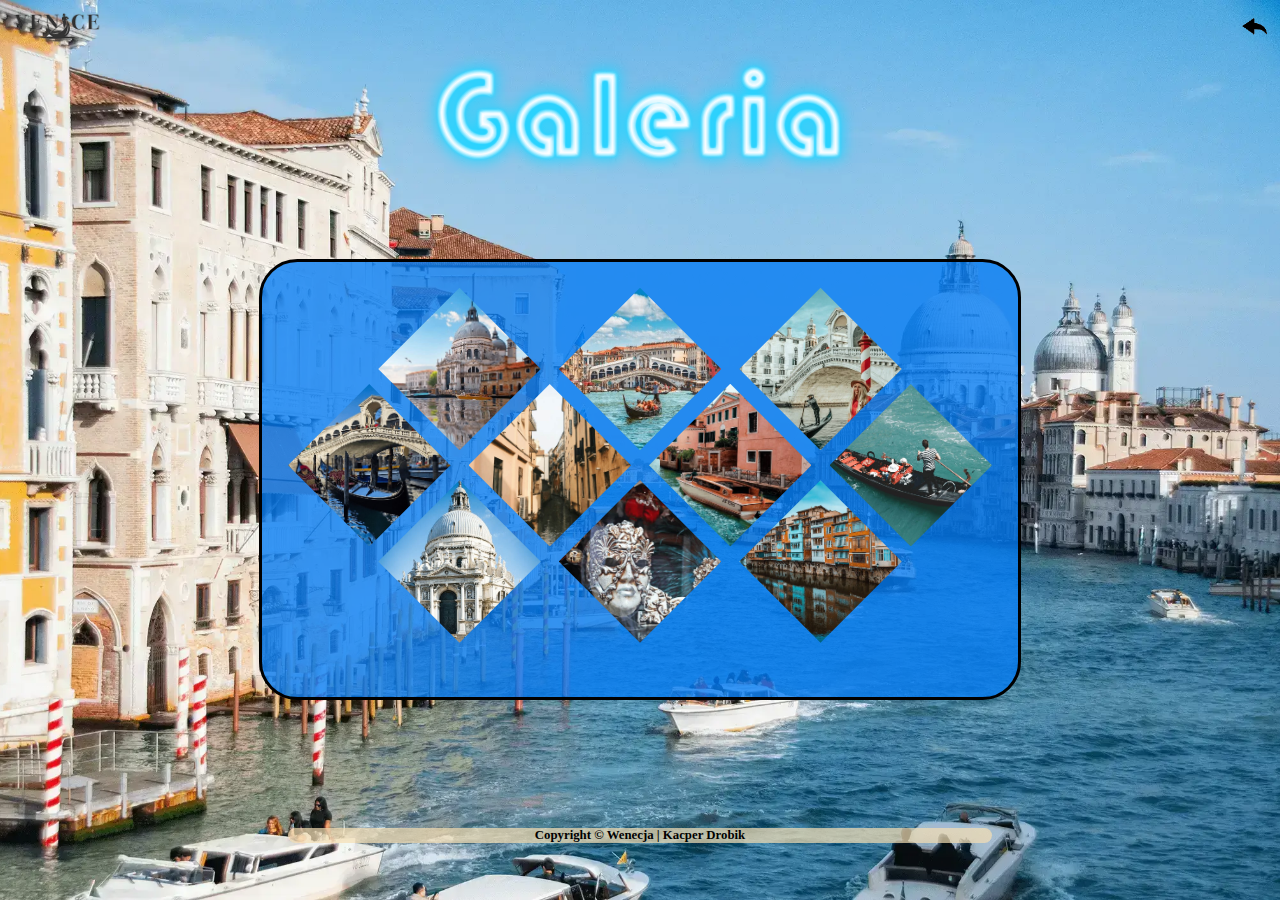
<file: projekty/Wenecja/galeria.html>
<!DOCTYPE html>
<html lang="pl">
<head>
    <meta charset="UTF-8">
    <meta http-equiv="X-UA-Compatible" content="IE=edge">
    <meta name="viewport" content="width=device-width, initial-scale=1.0">
    <meta name="language" content="Polish">
    <meta name="robots" content="index,follow" />
    <meta name="handheldFriendly" content="true" />
    <meta name="description" content="Wenecja to miasto na wodzie i 100 wyspach, które każdego roku rozpala zmysły milionów turystów. Kojarzy się z romantyzmem i karnawałową zabawą, a jej symbolem są sunące kanałami gondole, mosty, Plac św. Marka z Bazyliką i Pałacem Dożów.">
    <meta name="application-name" content="Wenecja- Galeria">
    <meta name="author" content="Kacper Drobik">
    <meta name="keywords" content="Wenecja, Galeria, Włochy, wyspa, turystyka, atrakcje, historia"/>

    <title>Wenecja - Galeria</title>

    <link rel="stylesheet" href="style_gal.css" type="text/css" media="(min-width: 1000px)">
    <link rel="stylesheet" href="style_gal_mob.css" type="text/css" media="(max-width: 1000px)">

    <link rel="icon" type="image/icon" href="source/logo_123.ico">

    <script type="application/ld+json">
        {
          "@context": "https://schema.org",
          "@type": "BlogPosting",
          "headline": "Galeria Wenecji",
          "image": "",  
          "author": {
            "@type": "Person",
            "name": "Kacper Drobik",
            "url": "https://drobik.site/"
          }
        }
    </script>    
</head>
<body>

    <div id="title">
        <img src="source/galeria.png" width="100%" alt="Galeria Wenecja">
    </div>



    <div id="main">
        <div class="wrapper">
            <img src="source/galeria1.webp" alt="" id="g1">
            <img src="source/galeria2.webp" alt="" id="g2">
            <img src="source/galeria3.webp" alt="" id="g3">
            <img src="source/galeria4.webp" alt="" id="g4">
            <img src="source/galeria5.webp" alt="" id="g5">
            <img src="source/galeria6.webp" alt="" id="g6">
            <img src="source/galeria7.webp" alt="" id="g7">
            <img src="source/galeria8.webp" alt="" id="g8">
            <img src="source/galeria9.webp" alt="" id="g9">
            <img src="source/galeria10.webp" alt="" id="g10">
        </div>
       
    </div>



    <div id="footer">
        <p>Copyright ©  Wenecja | Kacper Drobik</p>
    </div>


    <div id="logo">
        <img src="source/logo.png" width="100%" alt="Venice">
    </div>


    <div id="back">
        <a href="index.html" data-title="Powrót do strony głównej"><img src="source/arrow_back.gif" width="100%" alt="Powrót do strony głównej"></a>
    </div>


    <script src="script_gal.js"></script>

</body>
</html>
</file>
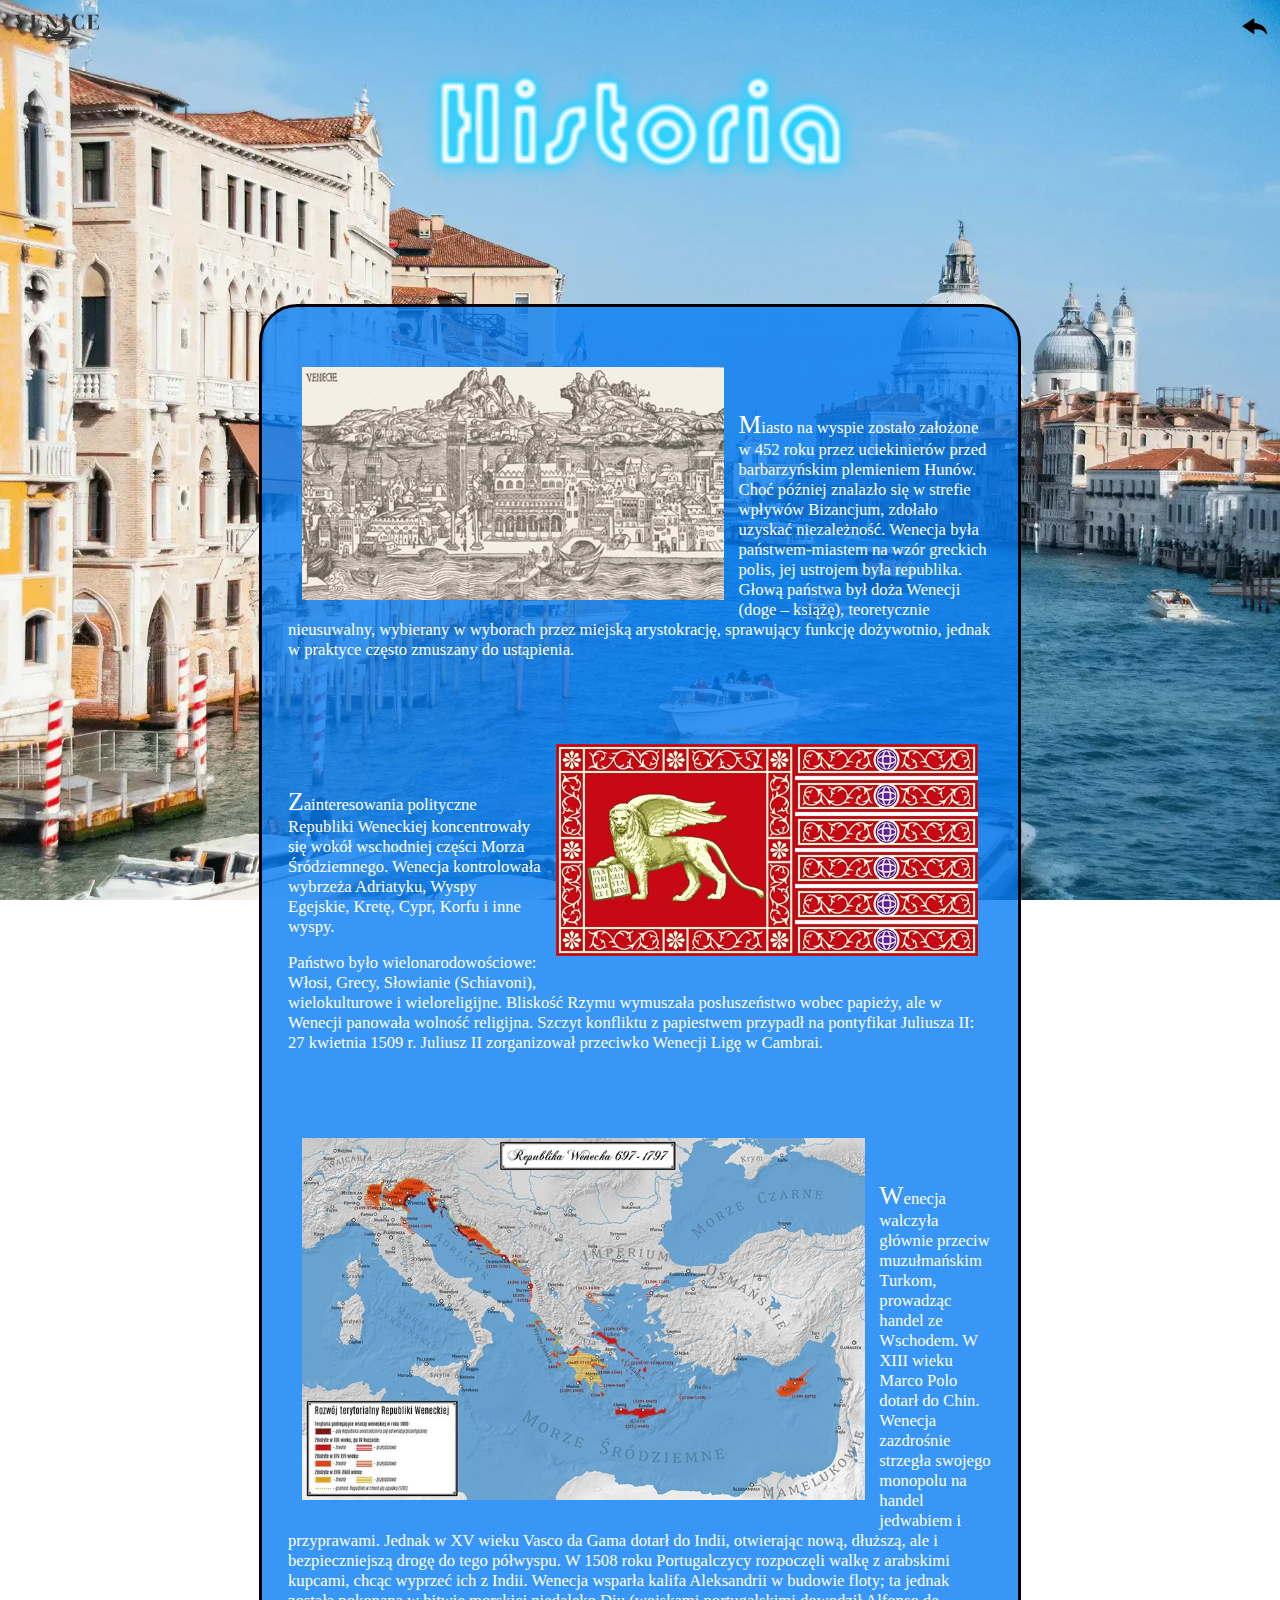
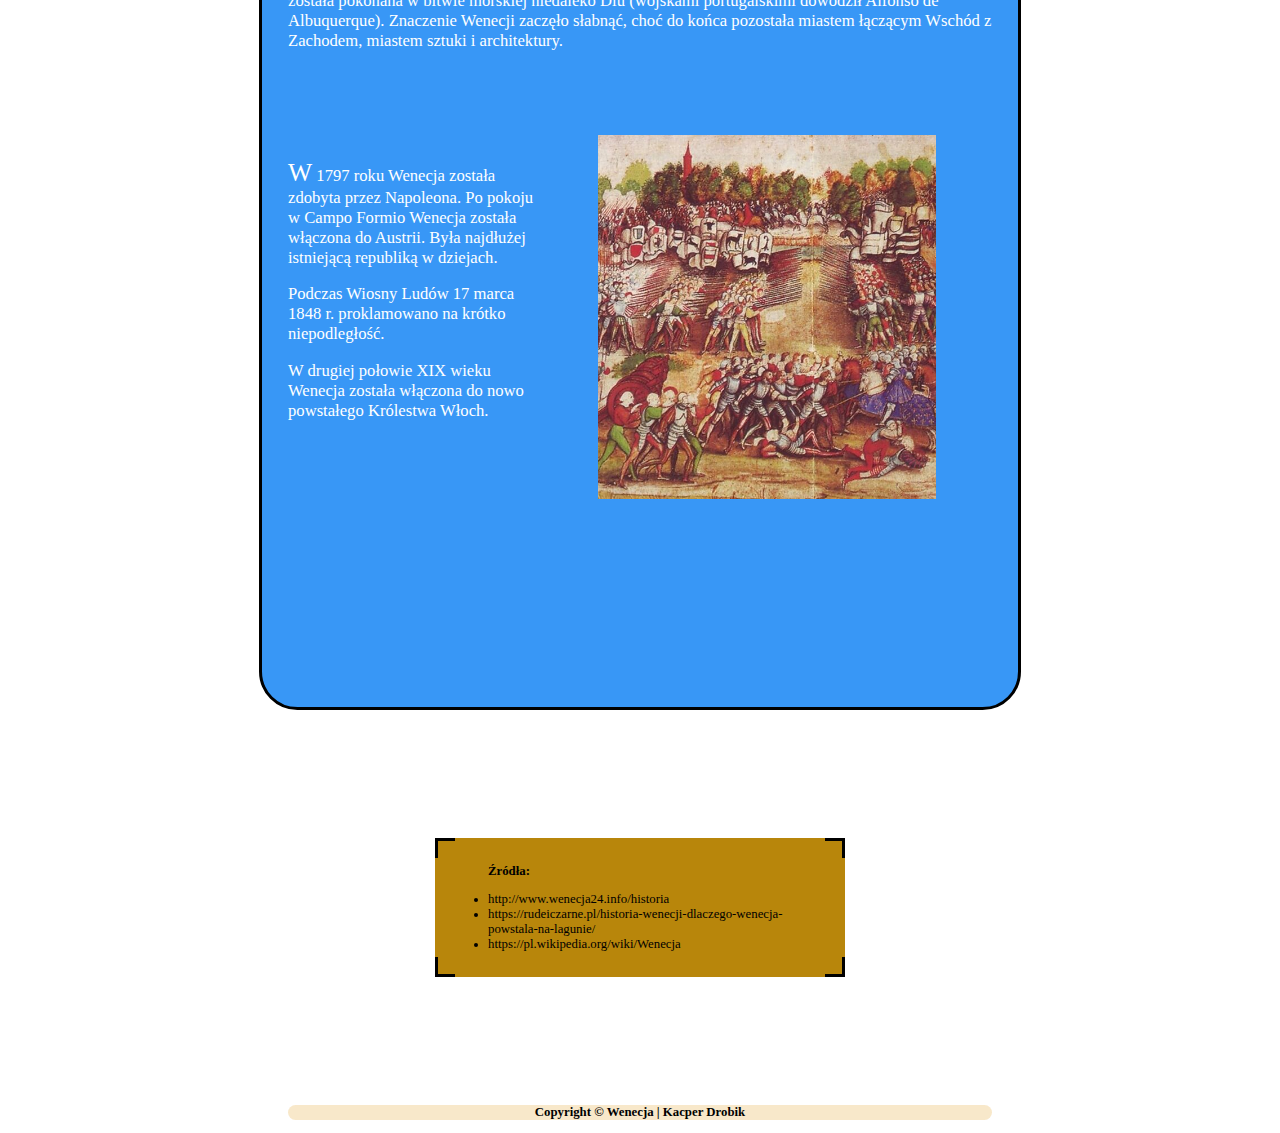
<file: projekty/Wenecja/historia.html>
<!DOCTYPE html>
<html lang="pl">
<head>
    <meta charset="UTF-8">
    <meta http-equiv="X-UA-Compatible" content="IE=edge">
    <meta name="viewport" content="width=device-width, initial-scale=1.0">
    <meta name="language" content="Polish">
    <meta name="robots" content="index,follow" />
    <meta name="handheldFriendly" content="true" />
    <meta name="description" content="Wenecja to miasto na wodzie i 100 wyspach, które każdego roku rozpala zmysły milionów turystów. Kojarzy się z romantyzmem i karnawałową zabawą, a jej symbolem są sunące kanałami gondole, mosty, Plac św. Marka z Bazyliką i Pałacem Dożów.">
    <meta name="application-name" content="Wenecja- historia">
    <meta name="author" content="Kacper Drobik">
    <meta name="keywords" content="Wenecja, historia, Włochy, wyspa, turystyka, atrakcje, historia"/>

    <title>Wenecja - Historia</title>

    <link rel="stylesheet" href="style_hist.css" type="text/css" media="(min-width: 1000px)">
    <link rel="stylesheet" href="style_his_mob.css" type="text/css" media="(max-width: 1000px)">

    <link rel="icon" type="image/icon" href="source/logo_123.ico">

    <script type="application/ld+json">
        {
          "@context": "https://schema.org",
          "@type": "BlogPosting",
          "headline": "Historia Wenecji",
          "image": "",  
          "author": {
            "@type": "Person",
            "name": "Kacper Drobik",
            "url": "https://drobik.site/"
          }
        }
    </script>
</head>
<body>

    <div id="title">
        <img src="source/historia.png" width="100%">
    </div>


    <div id="main">
        <div class="block_atr">
            <div class="img left">
                <img src="source/his1.webp" width="100%">
            </div>
            <br><br>
            <p><span class="first-letter">M</span>iasto na wyspie zostało założone w 452 roku przez uciekinierów przed barbarzyńskim plemieniem Hunów. Choć później znalazło się w strefie wpływów Bizancjum, zdołało uzyskać niezależność. Wenecja była państwem-miastem na wzór greckich polis, jej ustrojem była republika. Głową państwa był doża Wenecji (doge – książę), teoretycznie nieusuwalny, wybierany w wyborach przez miejską arystokrację, sprawujący funkcję dożywotnio, jednak w praktyce często zmuszany do ustąpienia.</p>
        </div>


        <div class="block_atr">
            <div class="img right">
                <img src="source/his2.webp" width="100%">
            </div>
            <br><br>
            <p><span class="first-letter">Z</span>ainteresowania polityczne Republiki Weneckiej koncentrowały się wokół wschodniej części Morza Śródziemnego. Wenecja kontrolowała wybrzeża Adriatyku, Wyspy Egejskie, Kretę, Cypr, Korfu i inne wyspy.</p>
            <p>Państwo było wielonarodowościowe: Włosi, Grecy, Słowianie (Schiavoni), wielokulturowe i wieloreligijne. Bliskość Rzymu wymuszała posłuszeństwo wobec papieży, ale w Wenecji panowała wolność religijna. Szczyt konfliktu z papiestwem przypadł na pontyfikat Juliusza II: 27 kwietnia 1509 r. Juliusz II zorganizował przeciwko Wenecji Ligę w Cambrai.</p>
        </div>


        <div class="block_atr">
            <div class="map left">
                <img src="source/his3.webp" width="100%">
            </div>
            <br><br>
            <p><span class="first-letter">W</span>enecja walczyła głównie przeciw muzułmańskim Turkom, prowadząc handel ze Wschodem. W XIII wieku Marco Polo dotarł do Chin. Wenecja zazdrośnie strzegła swojego monopolu na handel jedwabiem i przyprawami. Jednak w XV wieku Vasco da Gama dotarł do Indii, otwierając nową, dłuższą, ale i bezpieczniejszą drogę do tego półwyspu. W 1508 roku Portugalczycy rozpoczęli walkę z arabskimi kupcami, chcąc wyprzeć ich z Indii. Wenecja wsparła kalifa Aleksandrii w budowie floty; ta jednak została pokonana w bitwie morskiej niedaleko Diu (wojskami portugalskimi dowodził Alfonso de Albuquerque). Znaczenie Wenecji zaczęło słabnąć, choć do końca pozostała miastem łączącym Wschód z Zachodem, miastem sztuki i architektury.</p>
        </div>


        <div class="block_atr">
            <div class="img right">
                <img src="source/his4.webp" width="80%">
            </div>
            <br>
            <p><span class="first-letter">W</span> 1797 roku Wenecja została zdobyta przez Napoleona. Po pokoju w Campo Formio Wenecja została włączona do Austrii. Była najdłużej istniejącą republiką w dziejach.</p>
            <p>Podczas Wiosny Ludów 17 marca 1848 r. proklamowano na krótko niepodległość.</p>
            <p>W drugiej połowie XIX wieku Wenecja została włączona do nowo powstałego Królestwa Włoch.</p>
        </div>

    </div>

    <div id="zrodla">
        <ul>
            <p style="font-weight: bold;">Źródła:</p>
            <li><a href="http://www.wenecja24.info/historia">http://www.wenecja24.info/historia</a></li>
            <li><a href="https://rudeiczarne.pl/historia-wenecji-dlaczego-wenecja-powstala-na-lagunie/">https://rudeiczarne.pl/historia-wenecji-dlaczego-wenecja-powstala-na-lagunie/</a></li>
            <li><a href="https://pl.wikipedia.org/wiki/Wenecja">https://pl.wikipedia.org/wiki/Wenecja</a></li>
        </ul>
    </div>

    <div id="footer">
        <p>Copyright ©  Wenecja | Kacper Drobik</p>
    </div>


    <div id="logo">
        <img src="source/logo.png" width="100%" alt="Venice">
    </div>


    <div id="back">
        <a href="index.html" data-title="Powrót do strony głównej"><img src="source/arrow_back.gif" width="100%" alt="Powrót do strony głównej"></a>
    </div>

</body>
</html>
</file>
<file: style.css>
body {
    width: 100%;
    margin: auto;
    overflow-x: hidden;
}

@font-face {
    font-family: "Research-Remix-Normal";
    src: url(Research_Remix_Normal.otf);
    font-display: swap;
}

:root{
  --zmp: 0;
  --zmp2: 0;
  --zmp3: 0;
  --zmp4: 0;
  --zmp5: 0;
  --zmp6: 0;
}

#main {
    width: 100%;
}


#bg {
    width: 100%;
    min-height: 100%;
    position: fixed;
    top: 0;
    left: 0;
    z-index: 1;
}

.mySlides {
    display: none;
}
#bg img {
    vertical-align: middle;
    object-fit: cover;
    min-height: 100%;
    min-width: 1024px;
    
    width: 100%;
    height: auto;
    
    position: fixed;
    top: 0;
    left: 0;
}

.slideshow-container {
  width: 100%;
  position: relative;
  margin: auto;
}

.active {
  background-color: #717171;
}

.fade {
  -webkit-animation-name: fade;
  -webkit-animation-duration: 1.5s;
  animation-name: fade;
  animation-duration: 1.5s;
}

@-webkit-keyframes fade {
  from {opacity: .4} 
  to {opacity: 1}
}

@keyframes fade {
  from {opacity: .4} 
  to {opacity: 1}
}



#p1 {
    width: 79%;
    margin: 10%;
    text-align: center;
    background-color: rgba(195, 195, 195, 0.5);
    z-index: 2;
    position: relative;
    font-family: "Research-Remix-Normal";
    letter-spacing: 0.1vw;
    border-radius: 20px;
}

#p1 img {
    margin: 3%;
}

#p111{
  -webkit-animation: tracking-in-contract-bck-top 1s cubic-bezier(0.165, 0.840, 0.440, 1.000) both;
	animation: tracking-in-contract-bck-top 1s cubic-bezier(0.165, 0.840, 0.440, 1.000) both;
}
@-webkit-keyframes tracking-in-contract-bck-top{0%{letter-spacing:1em;-webkit-transform:translateZ(400px) translateY(-300px);transform:translateZ(400px) translateY(-300px);opacity:0}40%{opacity:.6}100%{-webkit-transform:translateZ(0) translateY(0);transform:translateZ(0) translateY(0);opacity:1}}@keyframes tracking-in-contract-bck-top{0%{letter-spacing:1em;-webkit-transform:translateZ(400px) translateY(-300px);transform:translateZ(400px) translateY(-300px);opacity:0}40%{opacity:.6}100%{-webkit-transform:translateZ(0) translateY(0);transform:translateZ(0) translateY(0);opacity:1}}

#p111 h1{
    margin-bottom: 0;
}
#p111 h2{
    margin-top: 0;
}
#p111 strong {
  display: inline-block;
}



#animate-charcter
{
 text-transform: uppercase;
background-image: linear-gradient(
  -225deg,
  #231557 0%,
  #44107a 29%,
  #ff1361 67%,
  #fff800 100%
);
background-size: auto auto;
background-clip: border-box;
background-size: 200% auto;
color: #fff;
background-clip: text;
-webkit-background-clip: text;
-webkit-text-fill-color: transparent;
animation: textclip 4s linear infinite;
display: inline-block;
font-size: 2vw;
}

@keyframes textclip {
to {
  background-position: 200% center;
}
}




#nav {
  top: 88%;
  width: 30%;
  margin-left: 35%;
  position: absolute;
  z-index: 3;
  font-size: 1vw;
  text-align: center;
  color: #f5f5f5;
  font-weight: bold;
  visibility: hidden;
}

.mousey {
  width: 0.6vw;
  padding: 0.5vw 0.6vw;
  height: 1.8vw;
  border: 0.15vw solid #fff;
  border-radius: 25px;
  opacity: 0.95;
  box-sizing: content-box;
  margin-left: auto;
  margin-right: auto;
}
.scroller {
  width: 0.15vw;
  height: 0.9vw;
  margin-left: auto;
  margin-right: auto;
  border-radius: 25%;
  background-color: #fff;
  animation-name: scroll;
  animation-duration: 2.2s;
  animation-timing-function: cubic-bezier(.15,.41,.69,.94);
  animation-iteration-count: infinite;
}
@keyframes scroll {
  0% { opacity: 0; }
  10% { transform: translateY(0); opacity: 1; }
  100% { transform: translateY(15px); opacity: 0;}
}







#invisible_h3{
    z-index: -10;
    position: absolute;
    width: 30%;
    left:-35%;
}






#p2{
    width: 79%;
    margin: 10%;
    margin-top: 25%;
    text-align: center;
    background-color: rgba(195, 195, 195, 0.5);
    padding-top: 0.5%;
    padding-bottom: 0.5%;
    z-index: 2;
    position: relative;
    font-size: 1.7vw;
    border-radius: 20px;
    font-family: "Comic Sans MS";
}

#p2 p{
  font-size: 2.2vw;
  font-weight: bold;
}

#ul{
    width: 50%;
    margin-left: 25%;
    text-align: left;
    font-size: 2.4vw;
    align-items:center;
}

#ul li {
    margin-bottom: 5%;
}

#ul a {
    text-decoration: none;
}
#ul a:hover {
  background-color: #ffff00c0;
  color: #ff0000;
  padding: 0.7vw;
  border-radius: 0.5vw;
}

#ul img{
  margin-right: 2%;
  vertical-align: middle;
}








#p3{
  width: 79%;
  margin: 10%;
  margin-top: 25%;
  text-align: center;
  background-color: rgba(195, 195, 195, 0.5);
  padding-top: 0.5%;
  padding-bottom: 0.5%;
  z-index: 2;
  position: relative;
  font-size: 1.7vw;
  border-radius: 20px;
  font-family: "Comic Sans MS";
}

#p3 p{
  font-size: 2.2vw;
  font-weight: bold;
}

#p3 h4{
    font-weight: normal;
    position: relative;
    width: -moz-fit-content;
    width: fit-content;
}
#p3 h4::after{
  font-weight: normal;
  content: '';
  position: absolute;
  width: 102%;
  margin-left: -1%;
  transform: scaleX(0);
  height: 0.2vw;
  bottom: 0;
  left: 0;
  background-color: #fff423;
  transform-origin: bottom right;
  transition: transform 0.35s ease-out;
  opacity: 0.8;
}
#p3 h4:hover::after{
  transform: scaleX(1);
  transform-origin: bottom left;
}


#ul_p3{
  width: 80%;
  text-align: left;
  margin-left: 10%;
}









#p4{
  width: 79%;
  margin: 10%;
  margin-top: 25%;
  text-align: center;
  background-color: rgba(195, 195, 195, 0.5);
  padding-top: 0.5%;
  padding-bottom: 0.5%;
  z-index: 2;
  position: relative;
  font-size: 1.7vw;
  border-radius: 20px;
  font-family: "Comic Sans MS";
  font-size: 2.2vw;
  font-weight: bold;
}

#contact{
  width: 90%;
  margin-top: 20%;
  margin-left: auto;
  margin-right: auto;
  height: 30%;
}


#job{
  position: absolute;
  left: 5%;
  top: 25%;
}


@-webkit-keyframes puff-in-center{0%{-webkit-transform:scale(2);transform:scale(2);-webkit-filter:blur(4px);filter:blur(4px);opacity:0}100%{-webkit-transform:scale(1);transform:scale(1);-webkit-filter:blur(0);filter:blur(0);opacity:1}}@keyframes puff-in-center{0%{-webkit-transform:scale(2);transform:scale(2);-webkit-filter:blur(4px);filter:blur(4px);opacity:0}100%{-webkit-transform:scale(1);transform:scale(1);-webkit-filter:blur(0);filter:blur(0);opacity:1}}


#email{
  width: 55%;
  margin-right: 0;
  margin-left: auto;
  font-size: 1.8vw;
  font-family: "Research-Remix-Normal";
  text-decoration: underline;
  text-align: right;
  color: #ff0008;
  cursor: pointer;
}
.email_active{
  -webkit-animation:puff-in-center .7s cubic-bezier(.77,0.000,.175,1.000) both;animation:puff-in-center .7s cubic-bezier(.77,0.000,.175,1.000) both;
}
.email_text_active{
  background-image: linear-gradient(
    45deg,
    #ff0008 16.666%,
    #ff3700 16.666%,
    #ff3700 33.333%,
    #ff6f00 33.333%,
    #ff6f00 50%,
    #6fff00 50%,
    #2bff00 66.666%,
    #0051ff 66.666%,
    #0051ff 83.333%,
    #ff00dd 83.333%
  );
  background-size: 100%;
  background-repeat: repeat;
  background-clip: text;
  -webkit-background-clip: text;
  -webkit-text-fill-color: transparent;
  animation: rainbow-text-simple-animation-rev 0.75s ease forwards;
}

.email_text_active:hover {
  animation: rainbow-text-simple-animation 0.5s ease-in forwards;
}

@keyframes rainbow-text-simple-animation-rev {
  0% {
    background-size: 650%;
  }
  40% {
    background-size: 650%;
  }
  100% {
    background-size: 100%;
  }
}
@keyframes rainbow-text-simple-animation {
  0% {
    background-size: 100%;
  }
  80% {
    background-size: 650%;
  }
  100% {
    background-size: 650%;
  }
}

#hover_title_email{
  position: absolute;
  background-color: #717171a5;
  color: black;
  visibility: hidden;
  z-index: 100;
  padding-left: 1vw;
  padding-right: 1vw;
  font-size: 1vw;
}

#announcement_email{
  position: fixed;
  bottom: 2%;
  left: 40%;
  width: 20%;
  text-align: center;
  font-size: 1vw;
  border-radius: 20vw;
  background-color: #2bff00;
  z-index: 100;
  -webkit-animation: slide-in-blurred-bottom 0.8s cubic-bezier(0.230, 1.000, 0.320, 1.000) both;
	animation: slide-in-blurred-bottom 0.8s cubic-bezier(0.230, 1.000, 0.320, 1.000) both;
}
@-webkit-keyframes slide-in-blurred-bottom{0%{-webkit-transform:translateY(1000px) scaleY(2.5) scaleX(.2);transform:translateY(1000px) scaleY(2.5) scaleX(.2);-webkit-transform-origin:50% 100%;transform-origin:50% 100%;-webkit-filter:blur(40px);filter:blur(40px);opacity:0}100%{-webkit-transform:translateY(0) scaleY(1) scaleX(1);transform:translateY(0) scaleY(1) scaleX(1);-webkit-transform-origin:50% 50%;transform-origin:50% 50%;-webkit-filter:blur(0);filter:blur(0);opacity:1}}@keyframes slide-in-blurred-bottom{0%{-webkit-transform:translateY(1000px) scaleY(2.5) scaleX(.2);transform:translateY(1000px) scaleY(2.5) scaleX(.2);-webkit-transform-origin:50% 100%;transform-origin:50% 100%;-webkit-filter:blur(40px);filter:blur(40px);opacity:0}100%{-webkit-transform:translateY(0) scaleY(1) scaleX(1);transform:translateY(0) scaleY(1) scaleX(1);-webkit-transform-origin:50% 50%;transform-origin:50% 50%;-webkit-filter:blur(0);filter:blur(0);opacity:1}}





#arrow{
  margin-left: 50%;
  width: 25%;
  height: auto;
}
#arrow img{
  transform: rotate(-20deg);
}
.arrow_active{
  -webkit-animation:puff-in-center .7s cubic-bezier(.77,0.000,.175,1.000) both;animation:puff-in-center 2s cubic-bezier(.77,0.000,.175,1.000) both;
}


#label_email{
  width: 25%;
  height: auto;
  margin-left: 45%;
  margin-top: 3%;
  text-align: left;
  font-size: 1.8vw;
  font-family:'Courier New', Courier, monospace;
}
.label_email_active{
  -webkit-animation:puff-in-center .7s cubic-bezier(.77,0.000,.175,1.000) both;animation:puff-in-center .7s cubic-bezier(.77,0.000,.175,1.000) both;
}






#p5{
    width: 79%;
    margin: 10%;
    margin-top: 25%;
    margin-bottom: 0;
    text-align: center;
    background-color: rgba(195, 195, 195, 0.5);
    padding-top: 0.5%;
    padding-bottom: 0.5%;
    z-index: 2;
    position: relative;
    font-size: 1vw;
    border-radius: 20px;
    font-weight: bold;
}
</file>
<file: style_2.css>
body {
  width: 100%;
  margin: auto;
  overflow-x: hidden;
}

@font-face {
  font-family: "Research-Remix-Normal";
  src: url(Research_Remix_Normal.otf);
  font-display: swap;
}

:root{
--zmp: 0;
--zmp2: 0;
--zmp3: 0;
--zmp4: 0;
--zmp5: 0;
--zmp6: 0;
}

#main {
  width: 100%;
}


#bg {
  width: 100%;
  min-height: 100%;
  position: fixed;
  top: 0;
  left: 0;
  z-index: 1;
}

.mySlides {
  display: none;
}
#bg img {
  vertical-align: middle;
  object-fit: cover;
  min-height: 100%;
  min-width: 1024px;
  
  width: 100%;
  height: auto;
  
  position: fixed;
  top: 0;
  left: 0;
}

.slideshow-container {
width: 100%;
position: relative;
margin: auto;
}

.active {
background-color: #717171;
}

.fade {
-webkit-animation-name: fade;
-webkit-animation-duration: 1.5s;
animation-name: fade;
animation-duration: 1.5s;
}

@-webkit-keyframes fade {
from {opacity: .4} 
to {opacity: 1}
}

@keyframes fade {
from {opacity: .4} 
to {opacity: 1}
}



#p1 {
  width: 79%;
  margin: 10%;
  margin-top: 20%;
  text-align: center;
  background-color: rgba(195, 195, 195, 0.5);
  z-index: 2;
  position: relative;
  font-family: "Research-Remix-Normal";
  letter-spacing: 0.1vw;
  border-radius: 20px;
}

#p1 img {
  margin: 3%;
}

#p111{
-webkit-animation: tracking-in-contract-bck-top 1s cubic-bezier(0.165, 0.840, 0.440, 1.000) both;
animation: tracking-in-contract-bck-top 1s cubic-bezier(0.165, 0.840, 0.440, 1.000) both;
}
@-webkit-keyframes tracking-in-contract-bck-top{0%{letter-spacing:1em;-webkit-transform:translateZ(400px) translateY(-300px);transform:translateZ(400px) translateY(-300px);opacity:0}40%{opacity:.6}100%{-webkit-transform:translateZ(0) translateY(0);transform:translateZ(0) translateY(0);opacity:1}}@keyframes tracking-in-contract-bck-top{0%{letter-spacing:1em;-webkit-transform:translateZ(400px) translateY(-300px);transform:translateZ(400px) translateY(-300px);opacity:0}40%{opacity:.6}100%{-webkit-transform:translateZ(0) translateY(0);transform:translateZ(0) translateY(0);opacity:1}}

#p111 h1{
  margin-bottom: 0;
}
#p111 h2{
  margin-top: 0;
}
#p111 strong {
display: inline-block;
}



#animate-charcter
{
  text-transform: uppercase;
  background-image: linear-gradient(
  -225deg,
  #231557 0%,
  #44107a 29%,
  #ff1361 67%,
  #fff800 100%
  );
  background-size: auto auto;
  background-clip: border-box;
  background-size: 200% auto;
  color: #fff;
  background-clip: text;
  -webkit-background-clip: text;
  -webkit-text-fill-color: transparent;
  animation: textclip 4s linear infinite;
  display: inline-block;
  font-size: 3vw;
}

@keyframes textclip {
to {
background-position: 200% center;
}
}




#nav {
top: 88%;
width: 30%;
margin-left: 35%;
position: absolute;
z-index: 3;
font-size: 1vw;
text-align: center;
color: #f5f5f5;
font-weight: bold;
visibility: hidden;
}

.mousey {
width: 0.6vw;
padding: 0.5vw 0.6vw;
height: 1.8vw;
border: 0.15vw solid #fff;
border-radius: 25px;
opacity: 0.95;
box-sizing: content-box;
margin-left: auto;
margin-right: auto;
}
.scroller {
width: 0.15vw;
height: 0.9vw;
margin-left: auto;
margin-right: auto;
border-radius: 25%;
background-color: #fff;
animation-name: scroll;
animation-duration: 2.2s;
animation-timing-function: cubic-bezier(.15,.41,.69,.94);
animation-iteration-count: infinite;
}
@keyframes scroll {
0% { opacity: 0; }
10% { transform: translateY(0); opacity: 1; }
100% { transform: translateY(15px); opacity: 0;}
}







#invisible_h3{
  z-index: -10;
  position: absolute;
  width: 30%;
  left:-35%;
}






#p2{
  width: 79%;
  margin: 10%;
  margin-top: 25%;
  text-align: center;
  background-color: rgba(195, 195, 195, 0.5);
  padding-top: 0.5%;
  padding-bottom: 0.5%;
  z-index: 2;
  position: relative;
  border-radius: 20px;
  font-family: "Comic Sans MS";
}

#p2 p{
font-size: 3vw;
font-weight: bold;
}

#ul{
  width: 50%;
  margin-left: 25%;
  text-align: left;
  font-size: 2.7vw;
  align-items:center;
}

#ul li {
  margin-bottom: 5%;
}

#ul a {
  text-decoration: none;
}
#ul a:hover {
background-color: #ffff00c0;
color: #ff0000;
padding: 0.7vw;
border-radius: 0.5vw;
}

#ul img{
margin-right: 2%;
vertical-align: middle;
}








#p3{
  width: 79%;
  margin: 10%;
  margin-top: 23%;
  text-align: center;
  background-color: rgba(195, 195, 195, 0.5);
  padding-top: 0.5%;
  padding-bottom: 0.5%;
  z-index: 2;
  position: relative;
  border-radius: 20px;
  font-family: "Comic Sans MS";
}

#p3 p{
  font-size: 3vw;
  font-weight: bold;
}

#p3 h4{
  font-weight: normal;
  position: relative;
  width: -moz-fit-content;
  width: fit-content;
  font-size: 2.2vw;
}
#p3 h4::after{
font-weight: normal;
content: '';
position: absolute;
width: 102%;
margin-left: -1%;
transform: scaleX(0);
height: 0.2vw;
bottom: 0;
left: 0;
background-color: #fff423;
transform-origin: bottom right;
transition: transform 0.35s ease-out;
opacity: 0.8;
}
#p3 h4:hover::after{
transform: scaleX(1);
transform-origin: bottom left;
}


#ul_p3{
width: 80%;
text-align: left;
margin-left: 10%;
}









#p4{
width: 79%;
margin: 10%;
margin-top: 23%;
text-align: center;
background-color: rgba(195, 195, 195, 0.5);
padding-top: 0.5%;
padding-bottom: 0.5%;
z-index: 2;
position: relative;
border-radius: 20px;
font-family: "Comic Sans MS";
font-size: 3vw;
font-weight: bold;
}

#contact{
width: 90%;
margin-top: 20%;
margin-left: auto;
margin-right: auto;
height: 30%;
}


#job{
position: absolute;
left: 5%;
top: 30%;
width: 30%;
}


@-webkit-keyframes puff-in-center{0%{-webkit-transform:scale(2);transform:scale(2);-webkit-filter:blur(4px);filter:blur(4px);opacity:0}100%{-webkit-transform:scale(1);transform:scale(1);-webkit-filter:blur(0);filter:blur(0);opacity:1}}@keyframes puff-in-center{0%{-webkit-transform:scale(2);transform:scale(2);-webkit-filter:blur(4px);filter:blur(4px);opacity:0}100%{-webkit-transform:scale(1);transform:scale(1);-webkit-filter:blur(0);filter:blur(0);opacity:1}}


#email{
width: 65%;
margin-right: 0;
margin-left: auto;
font-size: 2vw;
font-family: "Research-Remix-Normal";
text-decoration: underline;
text-align: right;
color: #ff0008;
cursor: pointer;
}
.email_active{
-webkit-animation:puff-in-center .7s cubic-bezier(.77,0.000,.175,1.000) both;animation:puff-in-center .7s cubic-bezier(.77,0.000,.175,1.000) both;
}
.email_text_active{
background-image: linear-gradient(
  45deg,
  #ff0008 16.666%,
  #ff3700 16.666%,
  #ff3700 33.333%,
  #ff6f00 33.333%,
  #ff6f00 50%,
  #6fff00 50%,
  #2bff00 66.666%,
  #0051ff 66.666%,
  #0051ff 83.333%,
  #ff00dd 83.333%
);
background-size: 100%;
background-repeat: repeat;
background-clip: text;
-webkit-background-clip: text;
-webkit-text-fill-color: transparent;
animation: rainbow-text-simple-animation-rev 0.75s ease forwards;
}

.email_text_active:hover {
animation: rainbow-text-simple-animation 0.5s ease-in forwards;
}

@keyframes rainbow-text-simple-animation-rev {
0% {
  background-size: 650%;
}
40% {
  background-size: 650%;
}
100% {
  background-size: 100%;
}
}
@keyframes rainbow-text-simple-animation {
0% {
  background-size: 100%;
}
80% {
  background-size: 650%;
}
100% {
  background-size: 650%;
}
}

#hover_title_email{
position: absolute;
background-color: #717171a5;
color: black;
visibility: hidden;
z-index: 100;
padding-left: 1vw;
padding-right: 1vw;
font-size: 1vw;
}

#announcement_email{
position: fixed;
bottom: 2%;
left: 40%;
width: 20%;
text-align: center;
font-size: 1vw;
border-radius: 20vw;
background-color: #2bff00;
z-index: 100;
-webkit-animation: slide-in-blurred-bottom 0.8s cubic-bezier(0.230, 1.000, 0.320, 1.000) both;
animation: slide-in-blurred-bottom 0.8s cubic-bezier(0.230, 1.000, 0.320, 1.000) both;
}
@-webkit-keyframes slide-in-blurred-bottom{0%{-webkit-transform:translateY(1000px) scaleY(2.5) scaleX(.2);transform:translateY(1000px) scaleY(2.5) scaleX(.2);-webkit-transform-origin:50% 100%;transform-origin:50% 100%;-webkit-filter:blur(40px);filter:blur(40px);opacity:0}100%{-webkit-transform:translateY(0) scaleY(1) scaleX(1);transform:translateY(0) scaleY(1) scaleX(1);-webkit-transform-origin:50% 50%;transform-origin:50% 50%;-webkit-filter:blur(0);filter:blur(0);opacity:1}}@keyframes slide-in-blurred-bottom{0%{-webkit-transform:translateY(1000px) scaleY(2.5) scaleX(.2);transform:translateY(1000px) scaleY(2.5) scaleX(.2);-webkit-transform-origin:50% 100%;transform-origin:50% 100%;-webkit-filter:blur(40px);filter:blur(40px);opacity:0}100%{-webkit-transform:translateY(0) scaleY(1) scaleX(1);transform:translateY(0) scaleY(1) scaleX(1);-webkit-transform-origin:50% 50%;transform-origin:50% 50%;-webkit-filter:blur(0);filter:blur(0);opacity:1}}





#arrow{
margin-left: 50%;
width: 25%;
height: auto;
}
#arrow img{
transform: rotate(-20deg);
}
.arrow_active{
-webkit-animation:puff-in-center .7s cubic-bezier(.77,0.000,.175,1.000) both;animation:puff-in-center 2s cubic-bezier(.77,0.000,.175,1.000) both;
}


#label_email{
width: 25%;
height: auto;
margin-left: 45%;
margin-top: 3%;
text-align: left;
font-size: 1.6vw;
font-family:'Courier New', Courier, monospace;
}
.label_email_active{
-webkit-animation:puff-in-center .7s cubic-bezier(.77,0.000,.175,1.000) both;animation:puff-in-center .7s cubic-bezier(.77,0.000,.175,1.000) both;
}






#p5{
  width: 79%;
  margin: 10%;
  margin-top: 23%;
  margin-bottom: 0;
  text-align: center;
  background-color: rgba(195, 195, 195, 0.5);
  padding-top: 0.5%;
  padding-bottom: 0.5%;
  z-index: 2;
  position: relative;
  font-size: 1.4vw;
  border-radius: 20px;
  font-weight: bold;
}
</file>
<file: style_3.css>
body {
  width: 100%;
  margin: auto;
  overflow-x: hidden;
}

@font-face {
  font-family: "Research-Remix-Normal";
  src: url(Research_Remix_Normal.otf);
  font-display: swap;
}

:root{
--zmp: 0;
--zmp2: 0;
--zmp3: 0;
--zmp4: 0;
--zmp5: 0;
--zmp6: 0;
}

#main {
  width: 100%;
}


#bg {
  width: 100%;
  min-height: 100%;
  position: fixed;
  top: 0;
  left: 0;
  z-index: 1;
}

.mySlides {
  display: none;
}
#bg img {
  vertical-align: middle;
  object-fit: cover;
  min-height: 100%;
  min-width: 1024px;
  
  width: 100%;
  height: auto;
  
  position: fixed;
  top: 0;
  left: 0;
}

.slideshow-container {
width: 100%;
position: relative;
margin: auto;
}

.active {
background-color: #717171;
}

.fade {
-webkit-animation-name: fade;
-webkit-animation-duration: 1.5s;
animation-name: fade;
animation-duration: 1.5s;
}

@-webkit-keyframes fade {
from {opacity: .4} 
to {opacity: 1}
}

@keyframes fade {
from {opacity: .4} 
to {opacity: 1}
}




#p1 {
  width: 79%;
  margin: 10%;
  margin-top: 25%;
  text-align: center;
  background-color: rgba(195, 195, 195, 0.5);
  z-index: 2;
  position: relative;
  font-family: "Research-Remix-Normal";
  letter-spacing: 0.1vw;
  border-radius: 20px;
}

#p1 img {
  margin: 3%;
}

#p111{
-webkit-animation: tracking-in-contract-bck-top 1s cubic-bezier(0.165, 0.840, 0.440, 1.000) both;
animation: tracking-in-contract-bck-top 1s cubic-bezier(0.165, 0.840, 0.440, 1.000) both;
}
@-webkit-keyframes tracking-in-contract-bck-top{0%{letter-spacing:1em;-webkit-transform:translateZ(400px) translateY(-300px);transform:translateZ(400px) translateY(-300px);opacity:0}40%{opacity:.6}100%{-webkit-transform:translateZ(0) translateY(0);transform:translateZ(0) translateY(0);opacity:1}}@keyframes tracking-in-contract-bck-top{0%{letter-spacing:1em;-webkit-transform:translateZ(400px) translateY(-300px);transform:translateZ(400px) translateY(-300px);opacity:0}40%{opacity:.6}100%{-webkit-transform:translateZ(0) translateY(0);transform:translateZ(0) translateY(0);opacity:1}}

#p111 h1{
  margin-bottom: 0;
}
#p111 h2{
  margin-top: 0;
}
#p111 strong {
display: inline-block;
}



#animate-charcter
{
  text-transform: uppercase;
  background-image: linear-gradient(
  -225deg,
  #231557 0%,
  #44107a 29%,
  #ff1361 67%,
  #fff800 100%
  );
  background-size: auto auto;
  background-clip: border-box;
  background-size: 200% auto;
  color: #fff;
  background-clip: text;
  -webkit-background-clip: text;
  -webkit-text-fill-color: transparent;
  animation: textclip 4s linear infinite;
  display: inline-block;
  font-size: 4vw;
}

@keyframes textclip {
to {
background-position: 200% center;
}
}




#nav {
top: 88%;
width: 30%;
margin-left: 35%;
position: absolute;
z-index: 3;
font-size: 1.5vw;
text-align: center;
color: #f5f5f5;
font-weight: bold;
visibility: hidden;
}

.mousey {
width: 2vw;
padding: 0.5vw 0.6vw;
height: 4vw;
border: 0.15vw solid #fff;
border-radius: 25px;
opacity: 0.95;
box-sizing: content-box;
margin-left: auto;
margin-right: auto;
}
.scroller {
width: 0.15vw;
margin-top: 5%;
height: 1vw;
margin-left: auto;
margin-right: auto;
border-radius: 25%;
background-color: #fff;
animation-name: scroll;
animation-duration: 2.2s;
animation-timing-function: cubic-bezier(.15,.41,.69,.94);
animation-iteration-count: infinite;
}
@keyframes scroll {
0% { opacity: 0; }
10% { transform: translateY(0); opacity: 1; }
100% { transform: translateY(15px); opacity: 0;}
}







#invisible_h3{
  z-index: -10;
  position: absolute;
  width: 30%;
  left:-35%;
}






#p2{
  width: 79%;
  margin: 10%;
  margin-top: 35%;
  text-align: center;
  background-color: rgba(195, 195, 195, 0.5);
  padding-top: 0.5%;
  padding-bottom: 0.5%;
  z-index: 2;
  position: relative;
  border-radius: 20px;
  font-family: "Comic Sans MS";
}

#p2 p{
font-size: 4vw;
font-weight: bold;
}

#ul{
  width: 70%;
  margin-left: 15%;
  text-align: left;
  font-size: 3.6vw;
  align-items:center;
}

#ul li {
  margin-bottom: 5%;
}

#ul a {
  text-decoration: none;
}
#ul a:hover {
background-color: #ffff00c0;
color: #ff0000;
padding: 0.7vw;
border-radius: 0.5vw;
}

#ul img{
  margin-right: 2%;
  width: 20%;
  margin: 5%;
  vertical-align: middle;
}








#p3{
  width: 79%;
  margin: 10%;
  margin-top: 30%;
  text-align: center;
  background-color: rgba(195, 195, 195, 0.5);
  padding-top: 0.5%;
  padding-bottom: 0.5%;
  z-index: 2;
  position: relative;
  border-radius: 20px;
  font-family: "Comic Sans MS";
}

#p3 p{
  font-size: 4vw;
  font-weight: bold;
}

#p3 h4{
  font-weight: normal;
  position: relative;
  width: -moz-fit-content;
  width: fit-content;
  font-size: 2.5vw;
}
#p3 h4::after{
font-weight: normal;
content: '';
position: absolute;
width: 102%;
margin-left: -1%;
transform: scaleX(0);
height: 0.2vw;
bottom: 0;
left: 0;
background-color: #fff423;
transform-origin: bottom right;
transition: transform 0.35s ease-out;
opacity: 0.8;
}
#p3 h4:hover::after{
transform: scaleX(1);
transform-origin: bottom left;
}


#ul_p3{
width: 80%;
text-align: left;
margin-left: 10%;
}









#p4{
width: 79%;
margin: 10%;
margin-top: 35%;
text-align: center;
background-color: rgba(195, 195, 195, 0.5);
padding-top: 0.5%;
padding-bottom: 0.5%;
z-index: 2;
position: relative;
border-radius: 20px;
font-family: "Comic Sans MS";
font-size: 4vw;
font-weight: bold;
}

#contact{
width: 90%;
margin-top: 70%;
margin-left: auto;
margin-right: auto;
height: 30%;
}


#job{
position: absolute;
left: 25%;
top: 20%;
width: 50%;
}


@-webkit-keyframes puff-in-center{0%{-webkit-transform:scale(2);transform:scale(2);-webkit-filter:blur(4px);filter:blur(4px);opacity:0}100%{-webkit-transform:scale(1);transform:scale(1);-webkit-filter:blur(0);filter:blur(0);opacity:1}}@keyframes puff-in-center{0%{-webkit-transform:scale(2);transform:scale(2);-webkit-filter:blur(4px);filter:blur(4px);opacity:0}100%{-webkit-transform:scale(1);transform:scale(1);-webkit-filter:blur(0);filter:blur(0);opacity:1}}


#email{
width: 100%;
margin-right: 0;
margin-left: auto;
font-size: 3vw;
font-family: "Research-Remix-Normal";
text-decoration: underline;
text-align: right;
color: #ff0008;
cursor: pointer;
}
.email_active{
-webkit-animation:puff-in-center .7s cubic-bezier(.77,0.000,.175,1.000) both;animation:puff-in-center .7s cubic-bezier(.77,0.000,.175,1.000) both;
}
.email_text_active{
background-image: linear-gradient(
  45deg,
  #ff0008 16.666%,
  #ff3700 16.666%,
  #ff3700 33.333%,
  #ff6f00 33.333%,
  #ff6f00 50%,
  #6fff00 50%,
  #2bff00 66.666%,
  #0051ff 66.666%,
  #0051ff 83.333%,
  #ff00dd 83.333%
);
background-size: 100%;
background-repeat: repeat;
background-clip: text;
-webkit-background-clip: text;
-webkit-text-fill-color: transparent;
animation: rainbow-text-simple-animation-rev 0.75s ease forwards;
}

.email_text_active:hover {
animation: rainbow-text-simple-animation 0.5s ease-in forwards;
}

@keyframes rainbow-text-simple-animation-rev {
0% {
  background-size: 650%;
}
40% {
  background-size: 650%;
}
100% {
  background-size: 100%;
}
}
@keyframes rainbow-text-simple-animation {
0% {
  background-size: 100%;
}
80% {
  background-size: 650%;
}
100% {
  background-size: 650%;
}
}

#hover_title_email{
position: absolute;
background-color: #717171a5;
color: black;
visibility: hidden;
z-index: 100;
padding-left: 1vw;
padding-right: 1vw;
font-size: 1vw;
}

#announcement_email{
position: fixed;
bottom: 2%;
left: 40%;
width: 20%;
text-align: center;
font-size: 2vw;
border-radius: 20vw;
background-color: #2bff00;
z-index: 100;
-webkit-animation: slide-in-blurred-bottom 0.8s cubic-bezier(0.230, 1.000, 0.320, 1.000) both;
animation: slide-in-blurred-bottom 0.8s cubic-bezier(0.230, 1.000, 0.320, 1.000) both;
}
@-webkit-keyframes slide-in-blurred-bottom{0%{-webkit-transform:translateY(1000px) scaleY(2.5) scaleX(.2);transform:translateY(1000px) scaleY(2.5) scaleX(.2);-webkit-transform-origin:50% 100%;transform-origin:50% 100%;-webkit-filter:blur(40px);filter:blur(40px);opacity:0}100%{-webkit-transform:translateY(0) scaleY(1) scaleX(1);transform:translateY(0) scaleY(1) scaleX(1);-webkit-transform-origin:50% 50%;transform-origin:50% 50%;-webkit-filter:blur(0);filter:blur(0);opacity:1}}@keyframes slide-in-blurred-bottom{0%{-webkit-transform:translateY(1000px) scaleY(2.5) scaleX(.2);transform:translateY(1000px) scaleY(2.5) scaleX(.2);-webkit-transform-origin:50% 100%;transform-origin:50% 100%;-webkit-filter:blur(40px);filter:blur(40px);opacity:0}100%{-webkit-transform:translateY(0) scaleY(1) scaleX(1);transform:translateY(0) scaleY(1) scaleX(1);-webkit-transform-origin:50% 50%;transform-origin:50% 50%;-webkit-filter:blur(0);filter:blur(0);opacity:1}}





#arrow{
margin-left: 50%;
width: 25%;
height: auto;
}
#arrow img{
transform: rotate(-20deg);
}
.arrow_active{
-webkit-animation:puff-in-center .7s cubic-bezier(.77,0.000,.175,1.000) both;animation:puff-in-center 2s cubic-bezier(.77,0.000,.175,1.000) both;
}


#label_email{
width: 25%;
height: auto;
margin-left: 45%;
margin-top: 3%;
text-align: left;
font-size: 2.8vw;
font-family:'Courier New', Courier, monospace;
}
.label_email_active{
-webkit-animation:puff-in-center .7s cubic-bezier(.77,0.000,.175,1.000) both;animation:puff-in-center .7s cubic-bezier(.77,0.000,.175,1.000) both;
}






#p5{
  width: 79%;
  margin: 10%;
  margin-top: 33%;
  margin-bottom: 0;
  text-align: center;
  background-color: rgba(195, 195, 195, 0.5);
  padding-top: 0.5%;
  padding-bottom: 0.5%;
  z-index: 2;
  position: relative;
  font-size: 1.8vw;
  border-radius: 20px;
  font-weight: bold;
}







#img1{
    margin-left: var(--zmp);
}
#img2{
    margin-right: -10%;
}
#img3{
    margin-right: -5%;
}
#img5{
    margin-left: var(--zmp5);
}
#img6{
    margin-right: -5%;
}
</file>
<file: style_4.css>
body {
  width: 100%;
  margin: auto;
  overflow-x: hidden;
}

@font-face {
  font-family: "Research-Remix-Normal";
  src: url(Research_Remix_Normal.otf);
  font-display: swap;
}

:root{
--zmp: 0;
--zmp2: 0;
--zmp3: 0;
--zmp4: 0;
--zmp5: 0;
--zmp6: 0;
--zmp7: 0;
}

#main {
  width: 100%;
}


#bg {
  width: 100%;
  min-height: 100%;
  position: fixed;
  top: 0;
  left: 0;
  z-index: 1;
}

.mySlides {
  display: none;
}
#bg img {
  vertical-align: middle;
  object-fit: cover;
  height: 110%;
  right: 25%;
  min-width: 100%;

}

.slideshow-container {
width: 100%;
position: relative;
margin: auto;
}

.active {
background-color: #717171;
}

.fade {
-webkit-animation-name: fade;
-webkit-animation-duration: 1.5s;
animation-name: fade;
animation-duration: 1.5s;
}

@-webkit-keyframes fade {
from {opacity: .4} 
to {opacity: 1}
}

@keyframes fade {
from {opacity: .4} 
to {opacity: 1}
}




#p1 {
  width: 79%;
  margin: 10%;
  margin-top: 75%;
  text-align: center;
  background-color: rgba(195, 195, 195, 0.5);
  z-index: 2;
  position: relative;
  font-family: "Research-Remix-Normal";
  letter-spacing: 0.1vw;
  border-radius: 20px;
}

#p1 img {
  margin: 3%;
}

#p111{
-webkit-animation: tracking-in-contract-bck-top 1s cubic-bezier(0.165, 0.840, 0.440, 1.000) both;
animation: tracking-in-contract-bck-top 1s cubic-bezier(0.165, 0.840, 0.440, 1.000) both;
}
@-webkit-keyframes tracking-in-contract-bck-top{0%{letter-spacing:1em;-webkit-transform:translateZ(400px) translateY(-300px);transform:translateZ(400px) translateY(-300px);opacity:0}40%{opacity:.6}100%{-webkit-transform:translateZ(0) translateY(0);transform:translateZ(0) translateY(0);opacity:1}}@keyframes tracking-in-contract-bck-top{0%{letter-spacing:1em;-webkit-transform:translateZ(400px) translateY(-300px);transform:translateZ(400px) translateY(-300px);opacity:0}40%{opacity:.6}100%{-webkit-transform:translateZ(0) translateY(0);transform:translateZ(0) translateY(0);opacity:1}}

#p111 h1{
  margin-bottom: 0;
}
#p111 h2{
  margin-top: 0;
}
#p111 strong {
display: inline-block;
}



#animate-charcter
{
  text-transform: uppercase;
  background-image: linear-gradient(
  -225deg,
  #231557 0%,
  #44107a 29%,
  #ff1361 67%,
  #fff800 100%
  );
  background-size: auto auto;
  background-clip: border-box;
  background-size: 200% auto;
  color: #fff;
  background-clip: text;
  -webkit-background-clip: text;
  -webkit-text-fill-color: transparent;
  animation: textclip 4s linear infinite;
  display: inline-block;
  font-size: 6vw;
}

@keyframes textclip {
to {
background-position: 200% center;
}
}










#invisible_h3{
  z-index: -10;
  position: absolute;
  width: 30%;
  left:-55%;
}






#p2{
  width: 79%;
  margin: 10%;
  margin-top: 95%;
  text-align: center;
  background-color: rgba(195, 195, 195, 0.5);
  padding-top: 0.5%;
  padding-bottom: 0.5%;
  z-index: 2;
  position: relative;
  border-radius: 20px;
  font-family: "Comic Sans MS";
}

#p2 p{
font-size: 6vw;
font-weight: bold;
}

#ul{
  width: 90%;
  margin-left: 5%;
  text-align: left;
  font-size: 5.7vw;
  align-items:center;
}

#ul li {
  margin-bottom: 5%;
}

#ul a {
  text-decoration: none;
}
#ul a:hover {
background-color: #ffff00c0;
color: #ff0000;
padding: 0.7vw;
border-radius: 0.5vw;
}

#ul img{
  margin-right: 2%;
  width: 20%;
  margin: 5%;
  vertical-align: middle;
}








#p3{
  width: 79%;
  margin: 10%;
  margin-top: 55%;
  text-align: center;
  background-color: rgba(195, 195, 195, 0.5);
  padding-top: 0.5%;
  padding-bottom: 0.5%;
  z-index: 2;
  position: relative;
  border-radius: 20px;
  font-family: "Comic Sans MS";
}

#p3 p{
  font-size: 6vw;
  font-weight: bold;
}

#p3 h4{
  font-weight: normal;
  position: relative;
  width: -moz-fit-content;
  width: fit-content;
  font-size: 4.2vw;
}
#p3 h4::after{
font-weight: normal;
content: '';
position: absolute;
width: 102%;
margin-left: -1%;
transform: scaleX(0);
height: 0.2vw;
bottom: 0;
left: 0;
background-color: #fff423;
transform-origin: bottom right;
transition: transform 0.35s ease-out;
opacity: 0.8;
}
#p3 h4:hover::after{
transform: scaleX(1);
transform-origin: bottom left;
}


#ul_p3{
width: 80%;
text-align: left;
margin-left: 10%;
}









#p4{
width: 79%;
margin: 10%;
margin-top: 55%;
text-align: center;
background-color: rgba(195, 195, 195, 0.5);
padding-top: 0.5%;
padding-bottom: 0.5%;
z-index: 2;
position: relative;
border-radius: 20px;
font-family: "Comic Sans MS";
font-size: 6vw;
font-weight: bold;
}

#contact{
width: 90%;
margin-top: 100%;
margin-left: auto;
margin-right: auto;
height: 30%;
}


#job{
position: absolute;
left: 15%;
top: 25%;
width: 70%;
}


@-webkit-keyframes puff-in-center{0%{-webkit-transform:scale(2);transform:scale(2);-webkit-filter:blur(4px);filter:blur(4px);opacity:0}100%{-webkit-transform:scale(1);transform:scale(1);-webkit-filter:blur(0);filter:blur(0);opacity:1}}@keyframes puff-in-center{0%{-webkit-transform:scale(2);transform:scale(2);-webkit-filter:blur(4px);filter:blur(4px);opacity:0}100%{-webkit-transform:scale(1);transform:scale(1);-webkit-filter:blur(0);filter:blur(0);opacity:1}}


#email{
width: 100%;
margin-right: 0;
margin-left: auto;
font-size: 3.2vw;
font-family: "Research-Remix-Normal";
text-decoration: underline;
text-align: right;
color: #ff0008;
cursor: pointer;
}
.email_active{
-webkit-animation:puff-in-center .7s cubic-bezier(.77,0.000,.175,1.000) both;animation:puff-in-center .7s cubic-bezier(.77,0.000,.175,1.000) both;
}
.email_text_active{
background-image: linear-gradient(
  45deg,
  #ff0008 16.666%,
  #ff3700 16.666%,
  #ff3700 33.333%,
  #ff6f00 33.333%,
  #ff6f00 50%,
  #6fff00 50%,
  #2bff00 66.666%,
  #0051ff 66.666%,
  #0051ff 83.333%,
  #ff00dd 83.333%
);
background-size: 100%;
background-repeat: repeat;
background-clip: text;
-webkit-background-clip: text;
-webkit-text-fill-color: transparent;
animation: rainbow-text-simple-animation-rev 0.75s ease forwards;
}

.email_text_active:hover {
animation: rainbow-text-simple-animation 0.5s ease-in forwards;
}

@keyframes rainbow-text-simple-animation-rev {
0% {
  background-size: 650%;
}
40% {
  background-size: 650%;
}
100% {
  background-size: 100%;
}
}
@keyframes rainbow-text-simple-animation {
0% {
  background-size: 100%;
}
80% {
  background-size: 650%;
}
100% {
  background-size: 650%;
}
}


#announcement_email{
position: fixed;
bottom: 2%;
left: 30%;
width: 40%;
text-align: center;
font-size: 3vw;
border-radius: 20vw;
background-color: #2bff00;
z-index: 100;
-webkit-animation: slide-in-blurred-bottom 0.8s cubic-bezier(0.230, 1.000, 0.320, 1.000) both;
animation: slide-in-blurred-bottom 0.8s cubic-bezier(0.230, 1.000, 0.320, 1.000) both;
}
@-webkit-keyframes slide-in-blurred-bottom{0%{-webkit-transform:translateY(1000px) scaleY(2.5) scaleX(.2);transform:translateY(1000px) scaleY(2.5) scaleX(.2);-webkit-transform-origin:50% 100%;transform-origin:50% 100%;-webkit-filter:blur(40px);filter:blur(40px);opacity:0}100%{-webkit-transform:translateY(0) scaleY(1) scaleX(1);transform:translateY(0) scaleY(1) scaleX(1);-webkit-transform-origin:50% 50%;transform-origin:50% 50%;-webkit-filter:blur(0);filter:blur(0);opacity:1}}@keyframes slide-in-blurred-bottom{0%{-webkit-transform:translateY(1000px) scaleY(2.5) scaleX(.2);transform:translateY(1000px) scaleY(2.5) scaleX(.2);-webkit-transform-origin:50% 100%;transform-origin:50% 100%;-webkit-filter:blur(40px);filter:blur(40px);opacity:0}100%{-webkit-transform:translateY(0) scaleY(1) scaleX(1);transform:translateY(0) scaleY(1) scaleX(1);-webkit-transform-origin:50% 50%;transform-origin:50% 50%;-webkit-filter:blur(0);filter:blur(0);opacity:1}}





#arrow{
margin-left: 50%;
width: 25%;
height: auto;
}
#arrow img{
transform: rotate(-20deg);
}
.arrow_active{
-webkit-animation:puff-in-center .7s cubic-bezier(.77,0.000,.175,1.000) both;animation:puff-in-center 2s cubic-bezier(.77,0.000,.175,1.000) both;
}


#label_email{
width: 25%;
height: auto;
margin-left: 45%;
margin-top: 3%;
text-align: left;
font-size: 2.8vw;
font-family:'Courier New', Courier, monospace;
}
.label_email_active{
-webkit-animation:puff-in-center .7s cubic-bezier(.77,0.000,.175,1.000) both;animation:puff-in-center .7s cubic-bezier(.77,0.000,.175,1.000) both;
}






#p5{
  width: 79%;
  margin: 10%;
  margin-top: 33%;
  margin-bottom: 0;
  text-align: center;
  background-color: rgba(195, 195, 195, 0.5);
  padding-top: 0.5%;
  padding-bottom: 0.5%;
  z-index: 2;
  position: relative;
  font-size: 1.8vw;
  border-radius: 20px;
  font-weight: bold;
}











#nav{
  display: none;
}



#img1{
  margin-left: var(--zmp);
}
#img2{
  margin-left: var(--zmp2);
}
#img3{
  margin-left: var(--zmp3);
}
#img4{
  margin-left: var(--zmp4);
}
#img5{
  margin-left: var(--zmp5);
}
#img6{
  margin-left: var(--zmp6);
}
#img7{
  margin-left: var(--zmp7);
}
</file>
<file: projekty/7-najlepszych-polskich-lekkoatletow/style.css>
@import url('https://fonts.googleapis.com/css2?family=Noto+Sans&display=swap');

* {
  font-family: 'Noto Sans';
  font-display: swap;
}

body {
    display: flex;
    justify-content: center;
    align-items: center;
    margin: 0;
    background-color: rgb(220, 220, 220);
    overflow-x: hidden;
    scroll-behavior: smooth;
}

#logo{
  position: absolute;
  width: 5vw;
  height: 5vw;
  top: 1vw;
  left: 1vw;
  z-index: 10;
  transform: translate3d(0,0,0);
}

#info {
  position: absolute;
  width: 20vw;
  left: 40vw;
  bottom: 1vh;
  text-align: center;
  color: white;
  z-index: 10;
  font-size: 1vw;
  font-weight: 200;
}



#nav{
  position: fixed;
  width: 1.1vw;
  top: 45%;
  right: 0.4vw;
  z-index: 20;
}
#nav img{
  cursor: pointer;
  width: 1.4vw;
  float: right;
}
#nav img:nth-child(1){
  margin-bottom: 2vh;
}





#background-first{
    width: 100vw;
    height: 100vh;
    background-image: url("source/main1.jpg");
    filter: blur(8px);
    -webkit-filter: blur(8px);
    z-index: 1;
    background-repeat: no-repeat;
    position: absolute;
    top: 0;
    left: 0;
}

#animated-container {
    position: absolute;
    perspective: 25px;
    z-index: 2;
    top: 0;
    left: 0;
}
  
#animated-inner {
    width: 80vw;
    height: 60vh;
    margin-top: 20vh;
    margin-left: 10vw;
    background-color: transparent;
    box-shadow: 2px 2px 50px rgba(0, 0, 0, 0.2);
    transition: transform 0.5s;
    -webkit-transition: transform 0.5s;
    -moz-transition: transform 0.5s;
    -o-transition: transform 0.5s;
}

#animated-inner img{
    object-fit: cover;
    width: 100%;
    height: 100%;
}

#animated-inner h1{
    position: absolute;
    margin: 0;
    background-color: lightgrey;
    padding: 1em;
    margin-top: -1vw;
    margin-left: -1vw;
}






#main-twice{
    width: 100vw;
    height: 100vh;
    margin-top: 110vh;
    z-index: 0;
}





.slider__navi {
	position: absolute;
	top: 150vh;
	right: 2vw;
	transform: translateY(-50%);
	-webkit-transform: translateY(-50%);
	-moz-transform: translateY(-50%);
	-ms-transform: translateY(-50%);
	-o-transform: translateY(-50%);
	z-index: 10;
}

.slider__navi a {
	display: block;
	height: 1vh;
	width: 4vw;
	margin: 3vh 0;
	text-indent: -9999px;
	box-shadow: none;
	border: none;
	background: rgba(0,0,0,0.2);
    cursor: pointer;
}

.slider__navi a.active {
	background: rgba(255,255,255,1);
}



.flex__container {
	position: absolute;
	top: 110vh;
	left: 0;
	display: flex;
	display: -webkit-flex;
	display: -moz-flex;
	display: -ms-flex;
	-webkit-flex-flow: row wrap;
	-moz-flex-flow: row wrap;
	-ms-flex-flow: row wrap;
	-o-flex-flow: row wrap;
	flex-flow: row wrap; 
	-webkit-justify-content: flex-start;
	-moz-justify-content: flex-start;
	-ms-justify-content: flex-start;
	-o-justify-content: flex-start;
	justify-content: flex-start;
	height: 100vh;
	width: 100%;
	z-index: 1;
}

.flex__container.flex--active {
	z-index: 2;
}

.text--sub {
	font-size: 12px;
	letter-spacing: 0.5rem;
	text-transform: uppercase;
	margin-bottom: 40px;
}

.text--big {
	font-family: 'Poppins', sans-serif;
	font-size: 7.5em;
	font-weight: 700;
	line-height: 110px;
  margin-left: -8px;
  cursor: pointer;
}

.text--normal {
	font-size: 13px;
	color: rgba(255, 255, 255, 0.8);
	line-height: 22px;
	margin-top: 25px;
}

.text__background {
	font-family: 'Poppins', sans-serif;
	position: absolute;
	left: 72px;
	bottom: -60px;
	color: rgba(0,0,0,0.05);
	font-size: 170px;
	font-weight: 700;
}

.flex__item {
	height: 100vh;
	color: #fff;
	transition: transform 0.1s linear;
}

.flex__item--left {
	display: flex;
	display: -webkit-flex;
	display: -moz-flex;
	display: -ms-flex;
	align-items: center;
	-webkit-align-items: center;
	-moz-align-items: center;
	-ms-align-items: center;
	width: 65%;
	transform-origin: left bottom;
	transition: transform 0.1s linear 0.4s;
	opacity: 0;
	position: relative;
	overflow: hidden;
}

.flex__item--right {
	width: 35%;
	transform-origin: right center;
	transition: transform 0.1s linear 0s;
	opacity: 0;
}

.flex--preStart .flex__item--left,
.flex--preStart .flex__item--right,
.flex--active .flex__item--left,
.flex--active .flex__item--right {
	opacity: 1;
}

/* Piplup */

.flex--szewinska .flex__item--left {
	background: #3e9fe6;
}

.flex--szewinska .flex__item--right {
	background: #d3eaef;
}

/* Pikachu */

.flex--wlodarczyk .flex__item--left {
	background: #f8d41f;
}

.flex--wlodarczyk .flex__item--right {
	background: #f4ecc5;
}

/* Blaziken */

.flex--kszczot .flex__item--left {
	background: #f64f37;
}

.flex--kszczot .flex__item--right {
	background: #ffebcd;
}

/* Dialga */

.flex--skolimowska .flex__item--left {
	background: #476089;
}

.flex--skolimowska .flex__item--right {
	background: #ade8f7;
}

/* Zekrom */

.flex--malinowski .flex__item--left {
	background: #424242;
}

.flex--malinowski .flex__item--right {
	background: #a7bcbb;
}

.flex--korzeniowski .flex__item--left {
	background: #3ec7e6;
}

.flex--korzeniowski .flex__item--right {
	background: #d3eeef;
}

.flex--szmidt .flex__item--left {
	background: #b7f359;
}

.flex--szmidt .flex__item--right {
	background: #eeefd3;
}

.flex--wlodarczyk img{
    margin-right: -15vw;
}
.flex--kszczot img{
    margin-right: -10vw;
}
.flex--skolimowska img{
    margin-right: -20vw;
}
.flex--malinowski img{
    margin-top: -30vh;
}
.flex--szmidt img{
    margin-top: -30vh;
}

.flex__content {
	margin-left: 80px;
	width: 55%;
	opacity: 1;
	transform: translate3d(0,0,0);
	transition: transform 0.2s linear 0.2s, opacity 0.1s linear 0.2s;
}

.pokemon__img {
	position: absolute;
	bottom: 20px;
	right: 15%;
	max-height: 40vw;
	opacity: 1;
	transform: translate3d(0,0,0);
	transition: opacity 0.43s 0.6s, transform 0.4s 0.65s cubic-bezier(0, 0.88, 0.4, 0.93);
  cursor: pointer;
}

/* Animate-START point */

.flex__container.animate--start .flex__content {
	transform: translate3d(0,-200%,0);
	opacity: 0;
}

.flex__container.animate--start .pokemon__img {
	transform: translate3d(-200px,0,0);
	opacity: 0;
}

/* Animate-END point */

.flex__container.animate--end .flex__item--left {
	transform: scaleY(0);
}

.flex__container.animate--end .flex__item--right {
	transform: scaleX(0);
}

.flex__container.animate--end .flex__content {
	transform: translate3d(0,200%,0);
	opacity: 0;
}

.flex__container.animate--end .pokemon__img {
	transform: translate3d(200px,0,0);
	opacity: 0;
}






#main-third{
    width: 100vw;
    position: absolute;
    height: 100vh;
    top: 220vh;
    left: 0;
}
#contact-us {
    background: #f8f4e5;
    padding: 50px 100px;
    border-top: 10px solid #f45702;
    width: 40vw;
    float: right;
  }
  
  label, input, textarea {
    display: block;
    width: 100%;
    font-size: 12pt;
    line-height: 24pt;
    font-family: "Spartan";
  }
  
  input {
    margin-bottom: 24pt;
  }
  
  
  span {
    font-size: 8pt;
  }
  
  em {
    color: #f45702;
    font-weight: bold;
  }
  
  input, textarea {
    border: none;
    border: 1px solid rgba(0, 0, 0, 0.1);
    border-radius: 2px;
    background: #f8f4e5;
    padding-left: 5px;
    outline: none;
  }
  
  input:focus, textarea:focus {
    border: 1px solid #6bd4b1;
  }
  
  textarea {
    resize: none;
  }
  
  button {
    display: block;
    float: right;
    line-height: 24pt;
    padding: 0 20px;
    border: none;
    background: #f45702;
    color: white;
    letter-spacing: 2px;
    transition: 0.2s all ease-in-out;
    border-bottom: 2px solid transparent;
    outline: none;
    cursor: pointer;
  }
  button:hover {
    background: inherit;
    color: #f45702;
    border-bottom: 2px solid #f45702;
  }
  
  ::selection {
    background: #ffc7b8;
  }
  
  input:-webkit-autofill,
  input:-webkit-autofill:hover,
  input:-webkit-autofill:focus,
  textarea:-webkit-autofill,
  textarea:-webkit-autofill:hover,
  textarea:-webkit-autofill:focus {
    border: 1px solid #6bd4b1;
    -webkit-text-fill-color: #2A293E;
    box-shadow: 0 0 0px 1000px #f8f4e5 inset;
    transition: background-color 5000s ease-in-out 0s;
  }








#slider{
    width: 40vw;
    margin-left: 3vw;
    float: left;
}


.mySlides {display: none}
#slider img {vertical-align: middle;}

/* Slideshow container */
.slideshow-container {
  max-width: 100%;
  position: relative;
  margin: auto;
}

/* Next & previous buttons */
.prev, .next {
  cursor: pointer;
  position: absolute;
  top: 50%;
  width: auto;
  padding: 16px;
  margin-top: -22px;
  color: white;
  font-weight: bold;
  font-size: 18px;
  transition: 0.6s ease;
  border-radius: 0 3px 3px 0;
  user-select: none;
}

/* Position the "next button" to the right */
.next {
  right: 0;
  border-radius: 3px 0 0 3px;
}

/* On hover, add a black background color with a little bit see-through */
.prev:hover, .next:hover {
  background-color: rgba(0,0,0,0.8);
}

/* Caption text */
.text {
  color: #f2b139;
  font-size: 15px;
  padding: 8px 12px;
  position: absolute;
  bottom: 8px;
  width: 100%;
  text-align: center;
  font-weight: bold;
}

/* Number text (1/3 etc) */
.numbertext {
  color: #f2f2f2;
  font-size: 12px;
  padding: 8px 12px;
  position: absolute;
  top: 0;
}

/* The dots/bullets/indicators */
.dot {
  cursor: pointer;
  height: 15px;
  width: 15px;
  margin: 0 2px;
  background-color: #bbb;
  border-radius: 50%;
  display: inline-block;
  transition: background-color 0.6s ease;
}

.active, .dot:hover {
  background-color: #717171;
}

/* Fading animation */
.fade {
  animation-name: fade;
  animation-duration: 1.5s;
}

@keyframes fade {
  from {opacity: .4} 
  to {opacity: 1}
}



#footer{
    width: 100vw;
    clear: both;
    height: auto;
    background-color: sandybrown;
    position: absolute;
    top: 320vh;
    left: 0;
    text-align: center;
    padding: 1vh;
}
#footer a{
    text-decoration: none;
    color: white;
}









.hamburger-menu{
    z-index: 12;
    position: fixed;
    top: 1vw;
    right: 1vw;
    width: 3vw;
    height: 3vw;
    cursor: pointer;
    perspective: 100px;
}
#navbar{
    position: fixed;
    top: 0;
    right: 0;
    background-color: gainsboro;
    z-index: 10;
    min-width: 40vw;
    max-width: 100vw;
    min-height: 10vh;
    max-height: 40vh;
    visibility: hidden;
}
#navbar ul{
    display: table;
    margin: 0 auto;
    margin-top: 3vh;
    margin-right: 5vw;
}
#navbar li{
    font-size: 1.1vw;
    float: left;
    margin-left: 1.2vw;
    margin-right: 1.2vw;
}
#navbar li:hover{
    cursor: pointer;
    text-decoration: underline;
}
.animated_navbar{
    -webkit-animation: slide-in-elliptic-right-bck 0.7s cubic-bezier(0.250, 0.460, 0.450, 0.940) both;
	animation: slide-in-elliptic-right-bck 0.7s cubic-bezier(0.250, 0.460, 0.450, 0.940) both;
}
@-webkit-keyframes slide-in-elliptic-right-bck{0%{-webkit-transform:translateX(800px) rotateY(30deg) scale(6.5);transform:translateX(800px) rotateY(30deg) scale(6.5);-webkit-transform-origin:-100% 50%;transform-origin:-100% 50%;opacity:0}100%{-webkit-transform:translateX(0) rotateY(0) scale(1);transform:translateX(0) rotateY(0) scale(1);-webkit-transform-origin:600px 50%;transform-origin:600px 50%;opacity:1}}@keyframes slide-in-elliptic-right-bck{0%{-webkit-transform:translateX(800px) rotateY(30deg) scale(6.5);transform:translateX(800px) rotateY(30deg) scale(6.5);-webkit-transform-origin:-100% 50%;transform-origin:-100% 50%;opacity:0}100%{-webkit-transform:translateX(0) rotateY(0) scale(1);transform:translateX(0) rotateY(0) scale(1);-webkit-transform-origin:600px 50%;transform-origin:600px 50%;opacity:1}}
.animated_navbar2{
    -webkit-animation: slide-out-blurred-right 0.45s cubic-bezier(0.755, 0.050, 0.855, 0.060) both;
	animation: slide-out-blurred-right 0.45s cubic-bezier(0.755, 0.050, 0.855, 0.060) both;
}
@-webkit-keyframes slide-out-blurred-right{0%{-webkit-transform:translateX(0) scaleY(1) scaleX(1);transform:translateX(0) scaleY(1) scaleX(1);-webkit-transform-origin:50% 50%;transform-origin:50% 50%;-webkit-filter:blur(0);filter:blur(0);opacity:1}100%{-webkit-transform:translateX(1000px) scaleX(2) scaleY(.2);transform:translateX(1000px) scaleX(2) scaleY(.2);-webkit-transform-origin:0 50%;transform-origin:0 50%;-webkit-filter:blur(40px);filter:blur(40px);opacity:0}}@keyframes slide-out-blurred-right{0%{-webkit-transform:translateX(0) scaleY(1) scaleX(1);transform:translateX(0) scaleY(1) scaleX(1);-webkit-transform-origin:50% 50%;transform-origin:50% 50%;-webkit-filter:blur(0);filter:blur(0);opacity:1}100%{-webkit-transform:translateX(1000px) scaleX(2) scaleY(.2);transform:translateX(1000px) scaleX(2) scaleY(.2);-webkit-transform-origin:0 50%;transform-origin:0 50%;-webkit-filter:blur(40px);filter:blur(40px);opacity:0}}









@-webkit-keyframes slide-in-fwd-center{0%{-webkit-transform:translateZ(-1400px);transform:translateZ(-1400px);opacity:0}100%{-webkit-transform:translateZ(0);transform:translateZ(0);opacity:1}}@keyframes slide-in-fwd-center{0%{-webkit-transform:translateZ(-1400px);transform:translateZ(-1400px);opacity:0}100%{-webkit-transform:translateZ(0);transform:translateZ(0);opacity:1}}
#okno{
    position: fixed;
    width: 80%;
    height: 80%;
    top: 10%;
    left: 10%;
    background-color: gray;
    z-index: 100;
    -webkit-animation: slide-in-fwd-center 0.4s cubic-bezier(0.250, 0.460, 0.450, 0.940) both;
	  animation: slide-in-fwd-center 0.4s cubic-bezier(0.250, 0.460, 0.450, 0.940) both;
}
#okno iframe{
  width: 100%;
  height: 100%;
}
#exit{
    position: absolute;
    top: -2vw;
    right: -2vw;
    left: auto;
    width: 5vw;
    height: 5vw;
}
#background{
  position: fixed;
  width: 100vw;
  height: 100vh;
  background-color: #b1c6c58b;
  filter: blur(4px);
  -webkit-filter: blur(4px);
  top: 0;
  left: 0;
}
.container
{
  cursor: pointer;
}
.container:before
{
  content: '';
  position: absolute;
  top: 50%;
  left: 50%;
  transform: translate(-50%, -50%);
  height: 0;
  width: 0;
  border: 1.5vw solid #49b9ffba;
  border-radius: 6em;
  transition: all 0.2s ease-in-out;
}
.close_icon
{
  transition: all 0.075s ease-in-out;
  position: absolute;
  width: 2vw;
  height: 2vw;
  top: 50%;
  left: 50%;
  transform: translate(-50%,-50%);
  border: 0.2em solid;
  border-color: rgba(250,250,250);
  border-radius: 6em;
}
.close_icon:after
{
  transition: all 0.075s ease-in-out;
  font: 1em Helvetica, arial;
  font-size: 1.8vw;
  width: 100%;
  height: 100%;
  content:"x";
  color: rgba(250,250,250);
  display: flex;
  justify-content: center;
  align-items: center;
  transform: translate(0,-5%) scale(1.25,1);
}


.container.zoom_invert:hover:before
{
  font-size: 1.8vw;
  border-color: #49b9ffba;
}
.container.zoom_invert:hover .close_icon.zoom_invert
{
  border-color: rgba(200,200,200,1);
}
.container.zoom_invert:hover .close_icon.zoom_invert:after
{
  color: #1b39ffce;
}

.container.zoom_invert:active:before
{
  font-size: 1.6vw;
  border-color: rgba(0, 38, 255, 0.933);
  color: #ff0000;
}
.container.zoom_invert:active .close_icon.zoom_invert
{
  transition: all 0.05s ease-in-out;
  font-size: 1.4vw;
  border-color: #ff0000;
}
.container.zoom_invert:active .close_icon.zoom_invert:after
{
  transition: all 0.05s ease-in-out;
  font-size: 1.4vw;
  color: #ff0000;
}
</file>
<file: projekty/7-najlepszych-polskich-lekkoatletow/style_mini.css>
@import url('https://fonts.googleapis.com/css2?family=Noto+Sans&display=swap');

* {
  font-family: 'Noto Sans';
  font-display: swap;
}

body {
    display: flex;
    justify-content: center;
    align-items: center;
    margin: 0;
    background-color: rgb(220, 220, 220);
    overflow-x: hidden;
    scroll-behavior: smooth;
}

#logo{
  position: absolute;
  width: 5vw;
  height: 5vw;
  top: 1vw;
  left: 1vw;
  z-index: 10;
}



#info {
    position: absolute;
    width: 20vw;
    left: 40vw;
    bottom: 1vh;
    text-align: center;
    color: white;
    z-index: 10;
    font-size: 1vw;
    font-weight: 200;
}



#nav{
  position: fixed;
  width: 1.1vw;
  top: 45%;
  right: 0.4vw;
  z-index: 20;
}
#nav img{
  cursor: pointer;
  width: 1.4vw;
  float: right;
}
#nav img:nth-child(1){
  margin-bottom: 2vh;
}






#background-first{
    width: 100vw;
    height: 100vh;
    background-image: url("source/main1.jpg");
    filter: blur(8px);
    -webkit-filter: blur(8px);
    z-index: 1;
    background-repeat: no-repeat;
    position: absolute;
    top: 0;
    left: 0;
}

#animated-container {
    position: absolute;
    perspective: 25px;
    z-index: 2;
    top: 0;
    left: 0;
}
  
#animated-inner {
    width: 80vw;
    height: 60vh;
    margin-top: 20vh;
    margin-left: 10vw;
    background-color: transparent;
    box-shadow: 2px 2px 50px rgba(0, 0, 0, 0.2);
    transition: transform 0.5s;
    -webkit-transition: transform 0.5s;
    -moz-transition: transform 0.5s;
    -o-transition: transform 0.5s;
}

#animated-inner img{
    object-fit: cover;
    width: 100%;
    height: 100%;
}

#animated-inner h1{
    position: absolute;
    margin: 0;
    background-color: lightgrey;
    padding: 1em;
    margin-top: -1vw;
    margin-left: -1vw;
}






#main-twice{
    width: 100vw;
    height: 100vh;
    margin-top: 110vh;
    z-index: 0;
}





.slider__navi {
	position: absolute;
	top: 150vh;
	right: 2vw;
	transform: translateY(-50%);
	-webkit-transform: translateY(-50%);
	-moz-transform: translateY(-50%);
	-ms-transform: translateY(-50%);
	-o-transform: translateY(-50%);
	z-index: 10;
}

.slider__navi a {
	display: block;
	height: 1vh;
	width: 4vw;
	margin: 3vh 0;
	text-indent: -9999px;
	box-shadow: none;
	border: none;
	background: rgba(0,0,0,0.2);
    cursor: pointer;
}

.slider__navi a.active {
	background: rgba(255,255,255,1);
}



.flex__container {
	position: absolute;
	top: 110vh;
	left: 0;
	display: flex;
	display: -webkit-flex;
	display: -moz-flex;
	display: -ms-flex;
	-webkit-flex-flow: row wrap;
	-moz-flex-flow: row wrap;
	-ms-flex-flow: row wrap;
	-o-flex-flow: row wrap;
	flex-flow: row wrap; 
	-webkit-justify-content: flex-start;
	-moz-justify-content: flex-start;
	-ms-justify-content: flex-start;
	-o-justify-content: flex-start;
	justify-content: flex-start;
	height: 100vh;
	width: 100%;
	z-index: 1;
}

.flex__container.flex--active {
	z-index: 2;
}

.text--sub {
	font-size: 10px;
	letter-spacing: 0.5rem;
	text-transform: uppercase;
	margin-bottom: 40px;
}

.text--big {
	font-family: 'Poppins', sans-serif;
	font-size: 6em;
	font-weight: 700;
	line-height: 110px;
  margin-left: -8px;
  cursor: pointer;
  z-index: 10;
}

.text--normal {
	font-size: 12px;
	color: rgba(255, 255, 255, 0.8);
	line-height: 22px;
	margin-top: 25px;
}

.text__background {
	font-family: 'Poppins', sans-serif;
	position: absolute;
	left: 72px;
	bottom: -60px;
	color: rgba(0,0,0,0.05);
	font-size: 100px;
	font-weight: 700;
}

.flex__item {
	height: 100vh;
	color: #fff;
	transition: transform 0.1s linear;
}

.flex__item--left {
	display: flex;
	display: -webkit-flex;
	display: -moz-flex;
	display: -ms-flex;
	align-items: center;
	-webkit-align-items: center;
	-moz-align-items: center;
	-ms-align-items: center;
	width: 80%;
	transform-origin: left bottom;
	transition: transform 0.1s linear 0.4s;
	opacity: 0;
	position: relative;
	overflow: hidden;
}

.flex__item--right {
	width: 20%;
	transform-origin: right center;
	transition: transform 0.1s linear 0s;
	opacity: 0;
}

.flex--preStart .flex__item--left,
.flex--preStart .flex__item--right,
.flex--active .flex__item--left,
.flex--active .flex__item--right {
	opacity: 1;
}

/* Piplup */

.flex--szewinska .flex__item--left {
	background: #3e9fe6;
}

.flex--szewinska .flex__item--right {
	background: #d3eaef;
}

/* Pikachu */

.flex--wlodarczyk .flex__item--left {
	background: #f8d41f;
}

.flex--wlodarczyk .flex__item--right {
	background: #f4ecc5;
}

/* Blaziken */

.flex--kszczot .flex__item--left {
	background: #f64f37;
}

.flex--kszczot .flex__item--right {
	background: #ffebcd;
}

/* Dialga */

.flex--skolimowska .flex__item--left {
	background: #476089;
}

.flex--skolimowska .flex__item--right {
	background: #ade8f7;
}

/* Zekrom */

.flex--malinowski .flex__item--left {
	background: #424242;
}

.flex--malinowski .flex__item--right {
	background: #a7bcbb;
}

.flex--korzeniowski .flex__item--left {
	background: #3ec7e6;
}

.flex--korzeniowski .flex__item--right {
	background: #d3eeef;
}

.flex--szmidt .flex__item--left {
	background: #b7f359;
}

.flex--szmidt .flex__item--right {
	background: #eeefd3;
}



.flex__content {
	margin-left: 60px;
	width: 55%;
	opacity: 1;
	transform: translate3d(0,0,0);
	transition: transform 0.2s linear 0.2s, opacity 0.1s linear 0.2s;
}

.pokemon__img {
	position: absolute;
	bottom: 20px;
	right: 5%;
	max-height: 30vw;
	opacity: 1;
	transform: translate3d(0,0,0);
	transition: opacity 0.43s 0.6s, transform 0.4s 0.65s cubic-bezier(0, 0.88, 0.4, 0.93);
  cursor: pointer;
}

/* Animate-START point */

.flex__container.animate--start .flex__content {
	transform: translate3d(0,-200%,0);
	opacity: 0;
}

.flex__container.animate--start .pokemon__img {
	transform: translate3d(-200px,0,0);
	opacity: 0;
}

/* Animate-END point */

.flex__container.animate--end .flex__item--left {
	transform: scaleY(0);
}

.flex__container.animate--end .flex__item--right {
	transform: scaleX(0);
}

.flex__container.animate--end .flex__content {
	transform: translate3d(0,200%,0);
	opacity: 0;
}

.flex__container.animate--end .pokemon__img {
	transform: translate3d(200px,0,0);
	opacity: 0;
}






#main-third{
    width: 100vw;
    position: absolute;
    height: 100vh;
    top: 220vh;
    left: 0;
}
#contact-us {
    background: #f8f4e5;
    padding: 50px 100px;
    border-top: 10px solid #f45702;
    width: 20vw;
    float: right;
  }
  
  label, input, textarea {
    display: block;
    width: 100%;
    font-size: 12pt;
    line-height: 24pt;
    font-family: "Spartan";
  }
  
  input {
    margin-bottom: 24pt;
  }
  
  
  span {
    font-size: 8pt;
  }
  
  em {
    color: #f45702;
    font-weight: bold;
  }
  
  input, textarea {
    border: none;
    border: 1px solid rgba(0, 0, 0, 0.1);
    border-radius: 2px;
    background: #f8f4e5;
    padding-left: 5px;
    outline: none;
  }
  
  input:focus, textarea:focus {
    border: 1px solid #6bd4b1;
  }
  
  textarea {
    resize: none;
  }
  
  button {
    display: block;
    float: right;
    line-height: 24pt;
    padding: 0 20px;
    border: none;
    background: #f45702;
    color: white;
    letter-spacing: 2px;
    transition: 0.2s all ease-in-out;
    border-bottom: 2px solid transparent;
    outline: none;
    cursor: pointer;
  }
  button:hover {
    background: inherit;
    color: #f45702;
    border-bottom: 2px solid #f45702;
  }
  
  ::selection {
    background: #ffc7b8;
  }
  
  input:-webkit-autofill,
  input:-webkit-autofill:hover,
  input:-webkit-autofill:focus,
  textarea:-webkit-autofill,
  textarea:-webkit-autofill:hover,
  textarea:-webkit-autofill:focus {
    border: 1px solid #6bd4b1;
    -webkit-text-fill-color: #2A293E;
    box-shadow: 0 0 0px 1000px #f8f4e5 inset;
    transition: background-color 5000s ease-in-out 0s;
  }








#slider{
    width: 40vw;
    margin-left: 3vw;
    float: left;
    margin-top: 10vw;
}


.mySlides {display: none}
#slider img {vertical-align: middle;}

/* Slideshow container */
.slideshow-container {
  max-width: 100%;
  position: relative;
  margin: auto;
}

/* Next & previous buttons */
.prev, .next {
  cursor: pointer;
  position: absolute;
  top: 50%;
  width: auto;
  padding: 16px;
  margin-top: -22px;
  color: white;
  font-weight: bold;
  font-size: 18px;
  transition: 0.6s ease;
  border-radius: 0 3px 3px 0;
  user-select: none;
}

/* Position the "next button" to the right */
.next {
  right: 0;
  border-radius: 3px 0 0 3px;
}

/* On hover, add a black background color with a little bit see-through */
.prev:hover, .next:hover {
  background-color: rgba(0,0,0,0.8);
}

/* Caption text */
.text {
  color: #f2b139;
  font-size: 15px;
  padding: 8px 12px;
  position: absolute;
  bottom: 8px;
  width: 100%;
  text-align: center;
  font-weight: bold;
}

/* Number text (1/3 etc) */
.numbertext {
  color: #f2f2f2;
  font-size: 12px;
  padding: 8px 12px;
  position: absolute;
  top: 0;
}

/* The dots/bullets/indicators */
.dot {
  cursor: pointer;
  height: 15px;
  width: 15px;
  margin: 0 2px;
  background-color: #bbb;
  border-radius: 50%;
  display: inline-block;
  transition: background-color 0.6s ease;
}

.active, .dot:hover {
  background-color: #717171;
}

/* Fading animation */
.fade {
  animation-name: fade;
  animation-duration: 1.5s;
}

@keyframes fade {
  from {opacity: .4} 
  to {opacity: 1}
}



#footer{
    width: 100vw;
    clear: both;
    height: auto;
    background-color: sandybrown;
    position: absolute;
    top: 320vh;
    left: 0;
    text-align: center;
    padding: 1vh;
}
#footer a{
    text-decoration: none;
    color: white;
    font-size: 1.5vw;
}









.hamburger-menu{
    z-index: 12;
    position: fixed;
    top: 4vw;
    right: 1vw;
    width: 5vw;
    height: 5vw;
    cursor: pointer;
    perspective: 100px;
}
#navbar{
    position: fixed;
    top: 0;
    right: 0;
    width: 30%;
    background-color: gainsboro;
    z-index: 10;
    min-height: 40vh;
    max-height: 100vh;
    visibility: hidden;
}
#navbar ul{
    display: table;
    margin: 0 auto;
    margin-top: 5vh;
}
#navbar li{
    font-size: 2vw;
    padding-bottom: 2em;
}
#navbar li:hover{
    cursor: pointer;
    text-decoration: underline;
}
.animated_navbar{
    -webkit-animation: slide-in-elliptic-right-bck 0.7s cubic-bezier(0.250, 0.460, 0.450, 0.940) both;
	animation: slide-in-elliptic-right-bck 0.7s cubic-bezier(0.250, 0.460, 0.450, 0.940) both;
}
@-webkit-keyframes slide-in-elliptic-right-bck{0%{-webkit-transform:translateX(800px) rotateY(30deg) scale(6.5);transform:translateX(800px) rotateY(30deg) scale(6.5);-webkit-transform-origin:-100% 50%;transform-origin:-100% 50%;opacity:0}100%{-webkit-transform:translateX(0) rotateY(0) scale(1);transform:translateX(0) rotateY(0) scale(1);-webkit-transform-origin:600px 50%;transform-origin:600px 50%;opacity:1}}@keyframes slide-in-elliptic-right-bck{0%{-webkit-transform:translateX(800px) rotateY(30deg) scale(6.5);transform:translateX(800px) rotateY(30deg) scale(6.5);-webkit-transform-origin:-100% 50%;transform-origin:-100% 50%;opacity:0}100%{-webkit-transform:translateX(0) rotateY(0) scale(1);transform:translateX(0) rotateY(0) scale(1);-webkit-transform-origin:600px 50%;transform-origin:600px 50%;opacity:1}}
.animated_navbar2{
    -webkit-animation: slide-out-blurred-right 0.45s cubic-bezier(0.755, 0.050, 0.855, 0.060) both;
	animation: slide-out-blurred-right 0.45s cubic-bezier(0.755, 0.050, 0.855, 0.060) both;
}
@-webkit-keyframes slide-out-blurred-right{0%{-webkit-transform:translateX(0) scaleY(1) scaleX(1);transform:translateX(0) scaleY(1) scaleX(1);-webkit-transform-origin:50% 50%;transform-origin:50% 50%;-webkit-filter:blur(0);filter:blur(0);opacity:1}100%{-webkit-transform:translateX(1000px) scaleX(2) scaleY(.2);transform:translateX(1000px) scaleX(2) scaleY(.2);-webkit-transform-origin:0 50%;transform-origin:0 50%;-webkit-filter:blur(40px);filter:blur(40px);opacity:0}}@keyframes slide-out-blurred-right{0%{-webkit-transform:translateX(0) scaleY(1) scaleX(1);transform:translateX(0) scaleY(1) scaleX(1);-webkit-transform-origin:50% 50%;transform-origin:50% 50%;-webkit-filter:blur(0);filter:blur(0);opacity:1}100%{-webkit-transform:translateX(1000px) scaleX(2) scaleY(.2);transform:translateX(1000px) scaleX(2) scaleY(.2);-webkit-transform-origin:0 50%;transform-origin:0 50%;-webkit-filter:blur(40px);filter:blur(40px);opacity:0}}









@-webkit-keyframes slide-in-fwd-center{0%{-webkit-transform:translateZ(-1400px);transform:translateZ(-1400px);opacity:0}100%{-webkit-transform:translateZ(0);transform:translateZ(0);opacity:1}}@keyframes slide-in-fwd-center{0%{-webkit-transform:translateZ(-1400px);transform:translateZ(-1400px);opacity:0}100%{-webkit-transform:translateZ(0);transform:translateZ(0);opacity:1}}
#okno{
    position: fixed;
    width: 95%;
    height: 95%;
    top: 2.5%;
    left: 2.5%;
    background-color: gray;
    z-index: 100;
    -webkit-animation: slide-in-fwd-center 0.4s cubic-bezier(0.250, 0.460, 0.450, 0.940) both;
	  animation: slide-in-fwd-center 0.4s cubic-bezier(0.250, 0.460, 0.450, 0.940) both;
}
#okno iframe{
  width: 100%;
  height: 100%;
}
#exit{
    position: absolute;
    top: 2vw;
    right: 2vw;
    left: auto;
    width: 4vw;
    height: 4vw;
}
#background{
  position: fixed;
  width: 100vw;
  height: 100vh;
  background-color: #b1c6c58b;
  filter: blur(4px);
  -webkit-filter: blur(4px);
  top: 0;
  left: 0;
}
.container
{
  cursor: pointer;
}
.container:before
{
  content: '';
  position: absolute;
  top: 50%;
  left: 50%;
  transform: translate(-50%, -50%);
  height: 0;
  width: 0;
  border: 3vw solid #49b9ffba;
  border-radius: 6em;
  transition: all 0.2s ease-in-out;
}
.close_icon
{
  transition: all 0.075s ease-in-out;
  position: absolute;
  width: 3vw;
  height: 3vw;
  top: 50%;
  left: 50%;
  transform: translate(-50%,-50%);
  border: 0.2em solid;
  border-color: rgba(250,250,250);
  border-radius: 6em;
}
.close_icon:after
{
  transition: all 0.075s ease-in-out;
  font: 1em Helvetica, arial;
  font-size: 2.7vw;
  width: 100%;
  height: 100%;
  content:"x";
  color: rgba(250,250,250);
  display: flex;
  justify-content: center;
  align-items: center;
  transform: translate(0,-5%) scale(1.25,1);
}


.container.zoom_invert:hover:before
{
  font-size: 2.7vw;
  border-color: #49b9ffba;
}
.container.zoom_invert:hover .close_icon.zoom_invert
{
  border-color: rgba(200,200,200,1);
}
.container.zoom_invert:hover .close_icon.zoom_invert:after
{
  color: #1b39ffce;
}

.container.zoom_invert:active:before
{
  font-size: 2.2vw;
  border-color: rgba(0, 38, 255, 0.933);
  color: #ff0000;
}
.container.zoom_invert:active .close_icon.zoom_invert
{
  transition: all 0.05s ease-in-out;
  font-size: 2.4vw;
  border-color: #ff0000;
}
.container.zoom_invert:active .close_icon.zoom_invert:after
{
  transition: all 0.05s ease-in-out;
  font-size: 2.4vw;
  color: #ff0000;
}
</file>
<file: projekty/7-najlepszych-polskich-lekkoatletow/style_mob.css>
@import url('https://fonts.googleapis.com/css2?family=Noto+Sans&display=swap');

* {
  font-family: 'Noto Sans';
  font-display: swap;
}


body {
    width: 100vw;
    position: absolute;
    top: 0;
    left: 0;
    display: flex;
    justify-content: center;
    align-items: center;
    margin: 0;
    background-color: rgb(220, 220, 220);
    overflow-x: hidden;
    scroll-behavior: smooth;
}

#logo{
  position: absolute;
  width: 5vw;
  height: 5vw;
  top: 1vw;
  left: 1vw;
  z-index: 10;
}




#info{
  display: block;
  visibility: hidden;
}


#nav{
  display: block;
  visibility: hidden;
}



#background-first{
    width: 100vw;
    height: 100vh;
    background-image: url("source/main1.jpg");
    filter: blur(8px);
    -webkit-filter: blur(8px);
    z-index: 1;
    background-repeat: no-repeat;
    position: absolute;
    top: 0;
    left: 0;
}

#animated-container {
    position: absolute;
    perspective: 25px;
    z-index: 2;
    top: 0;
    left: 0;
}
  
#animated-inner {
    width: 80vw;
    height: 60vh;
    margin-top: 20vh;
    margin-left: 10vw;
    background-color: transparent;
    box-shadow: 2px 2px 50px rgba(0, 0, 0, 0.2);
    transition: transform 0.5s;
    -webkit-transition: transform 0.5s;
    -moz-transition: transform 0.5s;
    -o-transition: transform 0.5s;
}

#animated-inner img{
    object-fit: cover;
    width: 100%;
    height: 100%;
}

#animated-inner h1{
    position: absolute;
    margin: 0;
    background-color: lightgrey;
    padding: 1em;
    margin-top: -1vw;
    margin-left: -1vw;
    font-size: 3vw;
}






#main-twice{
    width: 100vw;
    height: 100vh;
    margin-top: 100vh;
    z-index: 0;
}





.slider__navi {
	position: absolute;
	top: 150vh;
	right: 2vw;
	transform: translateY(-50%);
	-webkit-transform: translateY(-50%);
	-moz-transform: translateY(-50%);
	-ms-transform: translateY(-50%);
	-o-transform: translateY(-50%);
	z-index: 10;
}

.slider__navi a {
	display: block;
	height: 4vw;
	width: 4vw;
	margin: 3vh 0;
	text-indent: -9999px;
	box-shadow: none;
	border: none;
	background: rgba(0,0,0,0.2);
    cursor: pointer;
}

.slider__navi a.active {
	background: rgba(255,255,255,1);
}



.flex__container {
	position: absolute;
	top: 100vh;
	left: 0;
	display: flex;
	display: -webkit-flex;
	display: -moz-flex;
	display: -ms-flex;
	-webkit-flex-flow: row wrap;
	-moz-flex-flow: row wrap;
	-ms-flex-flow: row wrap;
	-o-flex-flow: row wrap;
	flex-flow: row wrap; 
	-webkit-justify-content: flex-start;
	-moz-justify-content: flex-start;
	-ms-justify-content: flex-start;
	-o-justify-content: flex-start;
	justify-content: flex-start;
	height: 110vh;
	width: 100%;
	z-index: 1;
}

.flex__container.flex--active {
	z-index: 2;
}

.text--sub {
	font-size: 10px;
	letter-spacing: 0.5rem;
	text-transform: uppercase;
	margin-bottom: 80px;
}

.text--big {
	font-family: 'Poppins', sans-serif;
	font-size: 3em;
	font-weight: 700;
	line-height: 70px;
  margin-left: -8px;
  cursor: pointer;
  z-index: 10;
}

.text--normal {
	font-size: 20px;
	color: rgba(255, 255, 255, 0.8);
	line-height: 22px;
	margin-top: 50px;
}

.text__background {
	font-family: 'Poppins', sans-serif;
	position: absolute;
	left: 72px;
	bottom: -60px;
	color: rgba(0,0,0,0.05);
	font-size: 60px;
	font-weight: 700;
}

.flex__item {
	height: 100vh;
	color: #fff;
	transition: transform 0.1s linear;
}

.flex__item--left {
	display: flex;
	display: -webkit-flex;
	display: -moz-flex;
	display: -ms-flex;
	align-items: center;
	-webkit-align-items: center;
	-moz-align-items: center;
	-ms-align-items: center;
	width: 92%;
	transform-origin: left bottom;
	transition: transform 0.1s linear 0.4s;
	opacity: 0;
	position: relative;
	overflow: hidden;
}

.flex__item--right {
	width: 8%;
	transform-origin: right center;
	transition: transform 0.1s linear 0s;
	opacity: 0;
}

.flex--preStart .flex__item--left,
.flex--preStart .flex__item--right,
.flex--active .flex__item--left,
.flex--active .flex__item--right {
	opacity: 1;
}

/* Piplup */

.flex--szewinska .flex__item--left {
	background: #3e9fe6;
}

.flex--szewinska .flex__item--right {
	background: #d3eaef;
}

/* Pikachu */

.flex--wlodarczyk .flex__item--left {
	background: #f8d41f;
}

.flex--wlodarczyk .flex__item--right {
	background: #f4ecc5;
}

/* Blaziken */

.flex--kszczot .flex__item--left {
	background: #f64f37;
}

.flex--kszczot .flex__item--right {
	background: #ffebcd;
}

/* Dialga */

.flex--skolimowska .flex__item--left {
	background: #476089;
}

.flex--skolimowska .flex__item--right {
	background: #ade8f7;
}

/* Zekrom */

.flex--malinowski .flex__item--left {
	background: #424242;
}

.flex--malinowski .flex__item--right {
	background: #a7bcbb;
}

.flex--korzeniowski .flex__item--left {
	background: #3ec7e6;
}

.flex--korzeniowski .flex__item--right {
	background: #d3eeef;
}

.flex--szmidt .flex__item--left {
	background: #b7f359;
}

.flex--szmidt .flex__item--right {
	background: #eeefd3;
}



.flex__content {
	margin-left: 8vw;
	width: 55%;
	opacity: 1;
	transform: translate3d(0,0,0);
	transition: transform 0.2s linear 0.2s, opacity 0.1s linear 0.2s;
}

.pokemon__img {
	position: absolute;
	bottom: 20px;
	right: 5%;
	max-height: 40vw;
	opacity: 1;
	transform: translate3d(0,0,0);
	transition: opacity 0.43s 0.6s, transform 0.4s 0.65s cubic-bezier(0, 0.88, 0.4, 0.93);
}

/* Animate-START point */

.flex__container.animate--start .flex__content {
	transform: translate3d(0,-200%,0);
	opacity: 0;
}

.flex__container.animate--start .pokemon__img {
	transform: translate3d(-200px,0,0);
	opacity: 0;
}

/* Animate-END point */

.flex__container.animate--end .flex__item--left {
	transform: scaleY(0);
}

.flex__container.animate--end .flex__item--right {
	transform: scaleX(0);
}

.flex__container.animate--end .flex__content {
	transform: translate3d(0,200%,0);
	opacity: 0;
}

.flex__container.animate--end .pokemon__img {
	transform: translate3d(200px,0,0);
	opacity: 0;
}






#main-third{
    width: 100vw;
    position: absolute;
    height: 100vh;
    top: 230vh;
    left: 0;
}
#contact-us {
    background: #f8f4e5;
    padding: 5vw 10vw;
    border-top: 10px solid #f45702;
    width: 70vw;
    margin-left: 5%;
    padding-bottom: 10vh;
  }
  
  label, input, textarea {
    display: block;
    width: 100%;
    font-size: 12px;
    line-height: 24px;
    font-family: "Spartan";
  }
  
  input {
    margin-bottom: 24px;
  }
  
  span {
    font-size: 8px;
  }
  
  em {
    color: #f45702;
    font-weight: bold;
  }
  
  input, textarea {
    border: none;
    border: 1px solid rgba(0, 0, 0, 0.1);
    border-radius: 2px;
    background: #f8f4e5;
    padding-left: 5px;
    outline: none;
  }
  
  input:focus, textarea:focus {
    border: 1px solid #6bd4b1;
  }
  
  textarea {
    resize: none;
  }
  
  button {
    display: block;
    float: right;
    line-height: 24px;
    padding: 0 20px;
    border: none;
    background: #f45702;
    color: white;
    letter-spacing: 2px;
    transition: 0.2s all ease-in-out;
    border-bottom: 2px solid transparent;
    outline: none;
    cursor: pointer;
  }
  button:hover {
    background: inherit;
    color: #f45702;
    border-bottom: 2px solid #f45702;
  }
  
  ::selection {
    background: #ffc7b8;
  }
  
  input:-webkit-autofill,
  input:-webkit-autofill:hover,
  input:-webkit-autofill:focus,
  textarea:-webkit-autofill,
  textarea:-webkit-autofill:hover,
  textarea:-webkit-autofill:focus {
    border: 1px solid #6bd4b1;
    -webkit-text-fill-color: #2A293E;
    box-shadow: 0 0 0px 1000px #f8f4e5 inset;
    transition: background-color 5000s ease-in-out 0s;
  }








#slider{
    width: 90vw;
    margin-left: 5vw;
    margin-bottom: 30vw;
}


.mySlides {display: none}
#slider img {vertical-align: middle;}

/* Slideshow container */
.slideshow-container {
  max-width: 100%;
  position: relative;
  margin: auto;
}

/* Next & previous buttons */
.prev, .next {
  cursor: pointer;
  position: absolute;
  top: 50%;
  width: auto;
  padding: 16px;
  margin-top: -22px;
  color: white;
  font-weight: bold;
  font-size: 18px;
  transition: 0.6s ease;
  border-radius: 0 3px 3px 0;
  user-select: none;
}

/* Position the "next button" to the right */
.next {
  right: 0;
  border-radius: 3px 0 0 3px;
}

/* On hover, add a black background color with a little bit see-through */
.prev:hover, .next:hover {
  background-color: rgba(0,0,0,0.8);
}

/* Caption text */
.text {
  color: #f2b139;
  font-size: 15px;
  padding: 8px 12px;
  position: absolute;
  bottom: 8px;
  width: 100%;
  text-align: center;
  font-weight: bold;
}

/* Number text (1/3 etc) */
.numbertext {
  color: #f2f2f2;
  font-size: 12px;
  padding: 8px 12px;
  position: absolute;
  top: 0;
}

/* The dots/bullets/indicators */
.dot {
  cursor: pointer;
  height: 15px;
  width: 15px;
  margin: 0 2px;
  background-color: #bbb;
  border-radius: 50%;
  display: inline-block;
  transition: background-color 0.6s ease;
}

.active, .dot:hover {
  background-color: #717171;
}

/* Fading animation */
.fade {
  animation-name: fade;
  animation-duration: 1.5s;
}

@keyframes fade {
  from {opacity: .4} 
  to {opacity: 1}
}



#footer{
    width: 100vw;
    clear: both;
    height: auto;
    background-color: sandybrown;
    position: absolute;
    top: 360vh;
    left: 0;
    text-align: center;
    padding-top: 1vh;
    padding-bottom: 1vh;
}
#footer a{
    text-decoration: none;
    color: white;
    font-size: 1.5vw;
}









.hamburger-menu{
    z-index: 12;
    position: fixed;
    top: 3vw;
    right: 2vw;
    width: 6vw;
    height: 6vw;
    cursor: pointer;
    perspective: 100px;
}
#navbar{
    position: fixed;
    top: 0;
    right: 0;
    width: 40%;
    background-color: gainsboro;
    z-index: 10;
    min-height: 50vh;
    max-height: 100vh;
    visibility: hidden;
    padding-right: 5vw;
}
#navbar ul{
    display: table;
    margin: 0 auto;
    margin-top: 5vh;
}
#navbar li{
    font-size: 4vw;
    padding-bottom: 2em;
}
#navbar li:hover{
    cursor: pointer;
    text-decoration: underline;
}
.animated_navbar{
    -webkit-animation: slide-in-elliptic-right-bck 0.7s cubic-bezier(0.250, 0.460, 0.450, 0.940) both;
	animation: slide-in-elliptic-right-bck 0.7s cubic-bezier(0.250, 0.460, 0.450, 0.940) both;
}
@-webkit-keyframes slide-in-elliptic-right-bck{0%{-webkit-transform:translateX(800px) rotateY(30deg) scale(6.5);transform:translateX(800px) rotateY(30deg) scale(6.5);-webkit-transform-origin:-100% 50%;transform-origin:-100% 50%;opacity:0}100%{-webkit-transform:translateX(0) rotateY(0) scale(1);transform:translateX(0) rotateY(0) scale(1);-webkit-transform-origin:600px 50%;transform-origin:600px 50%;opacity:1}}@keyframes slide-in-elliptic-right-bck{0%{-webkit-transform:translateX(800px) rotateY(30deg) scale(6.5);transform:translateX(800px) rotateY(30deg) scale(6.5);-webkit-transform-origin:-100% 50%;transform-origin:-100% 50%;opacity:0}100%{-webkit-transform:translateX(0) rotateY(0) scale(1);transform:translateX(0) rotateY(0) scale(1);-webkit-transform-origin:600px 50%;transform-origin:600px 50%;opacity:1}}
.animated_navbar2{
    -webkit-animation: slide-out-blurred-right 0.45s cubic-bezier(0.755, 0.050, 0.855, 0.060) both;
	animation: slide-out-blurred-right 0.45s cubic-bezier(0.755, 0.050, 0.855, 0.060) both;
}
@-webkit-keyframes slide-out-blurred-right{0%{-webkit-transform:translateX(0) scaleY(1) scaleX(1);transform:translateX(0) scaleY(1) scaleX(1);-webkit-transform-origin:50% 50%;transform-origin:50% 50%;-webkit-filter:blur(0);filter:blur(0);opacity:1}100%{-webkit-transform:translateX(1000px) scaleX(2) scaleY(.2);transform:translateX(1000px) scaleX(2) scaleY(.2);-webkit-transform-origin:0 50%;transform-origin:0 50%;-webkit-filter:blur(40px);filter:blur(40px);opacity:0}}@keyframes slide-out-blurred-right{0%{-webkit-transform:translateX(0) scaleY(1) scaleX(1);transform:translateX(0) scaleY(1) scaleX(1);-webkit-transform-origin:50% 50%;transform-origin:50% 50%;-webkit-filter:blur(0);filter:blur(0);opacity:1}100%{-webkit-transform:translateX(1000px) scaleX(2) scaleY(.2);transform:translateX(1000px) scaleX(2) scaleY(.2);-webkit-transform-origin:0 50%;transform-origin:0 50%;-webkit-filter:blur(40px);filter:blur(40px);opacity:0}}









@-webkit-keyframes slide-in-fwd-center{0%{-webkit-transform:translateZ(-1400px);transform:translateZ(-1400px);opacity:0}100%{-webkit-transform:translateZ(0);transform:translateZ(0);opacity:1}}@keyframes slide-in-fwd-center{0%{-webkit-transform:translateZ(-1400px);transform:translateZ(-1400px);opacity:0}100%{-webkit-transform:translateZ(0);transform:translateZ(0);opacity:1}}
#okno{
    position: fixed;
    width: 100%;
    height: 100%;
    top: 0;
    left: 0;
    background-color: gray;
    z-index: 100;
    -webkit-animation: slide-in-fwd-center 0.4s cubic-bezier(0.250, 0.460, 0.450, 0.940) both;
	  animation: slide-in-fwd-center 0.4s cubic-bezier(0.250, 0.460, 0.450, 0.940) both;
}
#okno iframe{
  width: 100%;
  height: 100%;
}
#exit{
    position: absolute;
    top: 1.5vw;
    right: 1vw;
    left: auto;
    width: 10vw;
    height: 10vw;
}
#background{
  position: fixed;
  width: 100vw;
  height: 100vh;
  background-color: #b1c6c58b;
  filter: blur(4px);
  -webkit-filter: blur(4px);
  top: 0;
  left: 0;
}
.container
{
  cursor: pointer;
}
.container:before
{
  content: '';
  position: absolute;
  top: 50%;
  left: 50%;
  transform: translate(-50%, -50%);
  height: 0;
  width: 0;
  border: 7.5vw solid #49b9ffba;
  border-radius: 6em;
  transition: all 0.2s ease-in-out;
}
.close_icon
{
  transition: all 0.075s ease-in-out;
  position: absolute;
  width: 10vw;
  height: 10vw;
  top: 50%;
  left: 50%;
  transform: translate(-50%,-50%);
  border: 0.2em solid;
  border-color: rgba(250,250,250);
  border-radius: 6em;
}
.close_icon:after
{
  transition: all 0.075s ease-in-out;
  font: 1em Helvetica, arial;
  font-size: 9vw;
  width: 100%;
  height: 100%;
  content:"x";
  color: rgba(250,250,250);
  display: flex;
  justify-content: center;
  align-items: center;
  transform: translate(0,-5%) scale(1.25,1);
}


.container.zoom_invert:hover:before
{
  font-size: 9vw;
  border-color: #49b9ffba;
}
.container.zoom_invert:hover .close_icon.zoom_invert
{
  border-color: rgba(200,200,200,1);
}
.container.zoom_invert:hover .close_icon.zoom_invert:after
{
  color: #1b39ffce;
}

.container.zoom_invert:active:before
{
  font-size: 8vw;
  border-color: rgba(0, 38, 255, 0.933);
  color: #ff0000;
}
.container.zoom_invert:active .close_icon.zoom_invert
{
  transition: all 0.05s ease-in-out;
  font-size: 7vw;
  border-color: #ff0000;
}
.container.zoom_invert:active .close_icon.zoom_invert:after
{
  transition: all 0.05s ease-in-out;
  font-size: 7vw;
  color: #ff0000;
}
</file>
<file: projekty/Wenecja/style.css>
body {
    width: 100%;
    margin: auto;
    background: url(source/venice.webp) no-repeat center center fixed; 
    -webkit-background-size: cover;
    -moz-background-size: cover;
    -o-background-size: cover;
    background-size: cover;
}



#title {
    position: absolute;
    top: 18vh;
    left: 50%;
}

.content h1 {
	color: #fff;
	font-size: 9vw;
	position: absolute;
	transform: translate(-50%, -50%);
    -webkit-touch-callout: none; /* iOS Safari */
    -webkit-user-select: none; /* Safari */
    -khtml-user-select: none; /* Konqueror HTML */
    -moz-user-select: none; /* Firefox */
    -ms-user-select: none; /* Internet Explorer/Edge */
    user-select: none; /* Non-prefixed version, currently
                                  supported by Chrome and Opera */
}

.content h1:nth-child(1) {
	color: transparent;
	-webkit-text-stroke: 2px #0357f4;
}

.content h1:nth-child(2) {
	color: #037bf4;
	animation: animate 4s ease-in-out infinite;
}

@keyframes animate {
	0%,
	100% {
		clip-path: polygon(
			0% 45%,
			16% 44%,
			33% 50%,
			54% 60%,
			70% 61%,
			84% 59%,
			100% 52%,
			100% 100%,
			0% 100%
		);
	}

	50% {
		clip-path: polygon(
			0% 60%,
			15% 65%,
			34% 66%,
			51% 62%,
			67% 50%,
			84% 45%,
			100% 46%,
			100% 100%,
			0% 100%
		);
	}
}



#short_description {
    position: absolute;
    top: 55%;
    width: 40%;
    left: 30%;
    background-color: darkgoldenrod;
    padding-left: 1.3vw;
	padding-right: 1.3vw;
	font-family: "Comic Sans MS";
	border-radius: 2%;
}
#short_description h2{
	border-left: 0.2vw inset black;
	border-right: 0.2vw inset black;
	padding: 1.3vw;
	font-size: 1vw;
}
#short_description h2::selection {
	color: #ff6a00;
	background: yellow;
}



#logo {
	position:fixed;
	width: 7%;
	top: 1vw;
	left: 1vw;
	animation: roll-in-blurred-right 0.65s cubic-bezier(0.165, 0.840, 0.440, 1.000) both;
}


@-webkit-keyframes roll-in-blurred-right {
    0% {
      -webkit-transform: translateX(1000px) rotate(720deg);
              transform: translateX(1000px) rotate(720deg);
      -webkit-filter: blur(50px);
              filter: blur(50px);
      opacity: 0;
    }
    100% {
      -webkit-transform: translateX(0) rotate(0deg);
              transform: translateX(0) rotate(0deg);
      -webkit-filter: blur(0);
              filter: blur(0);
      opacity: 1;
    }
}
@keyframes roll-in-blurred-right {
0% {
    -webkit-transform: translateX(1000px) rotate(720deg);
            transform: translateX(1000px) rotate(720deg);
    -webkit-filter: blur(50px);
            filter: blur(50px);
    opacity: 0;
}
100% {
    -webkit-transform: translateX(0) rotate(0deg);
            transform: translateX(0) rotate(0deg);
    -webkit-filter: blur(0);
            filter: blur(0);
    opacity: 1;
}
}




#nav {
	width: 70%;
	height: 60%;
	margin-top: 70%;
	margin-left: 15%;
}




#cr1{
	position: absolute;
	margin-top: 1%;
	width: 11vw;
	height: 11vw;
	border-radius: 50%;
	background-color: #fbff00;
	display: flex;
  	justify-content: center;
  	align-items: center;
	animation: shake 15s;
	animation-iteration-count: infinite;
}

#cr1 a{
	text-decoration: none;
	color: #008ae6;
	font-size: 1.5vw;
}



#cr2{
	position: absolute;
	margin-top: 17%;
	margin-left: 13%;
	width: 9vw;
	height: 9vw;
	border-radius: 50%;
	background-color: #22ff59;
	display: flex;
  	justify-content: center;
  	align-items: center;
	animation: shake2 20s;
	animation-iteration-count: infinite;
}

#cr2 a{
	text-decoration: none;
	color: #d90000;
	font-size: 1.5vw;
}




#cr3{
	position: absolute;
	margin-top: -10%;
	margin-left: 30%;
	width: 12vw;
	height: 12vw;
	border-radius: 50%;
	background-color: pink;
	display: flex;
  	justify-content: center;
  	align-items: center;
	animation: shake3 20s;
	animation-iteration-count: infinite;
}

#cr3 a{
	text-decoration: none;
	color: #0000ff;
	font-size: 1.7vw;
}





#cr4{
	position: absolute;
	margin-top: -2%;
	margin-left: 50%;
	width: 10vw;
	height: 10vw;
	border-radius: 50%;
	background-color: #ffb938;
	display: flex;
  	justify-content: center;
  	align-items: center;
	animation: shake 20s;
	animation-iteration-count: infinite;
}

#cr4 a{
	text-decoration: none;
	color: #b300b3;
	font-size: 1.5vw;
}






#cr5{
	position: absolute;
	margin-top: 16%;
	margin-left: 55%;
	width: 13vw;
	height: 13vw;
	border-radius: 50%;
	background-color: #f5335a;
	display: flex;
  	justify-content: center;
  	align-items: center;
	animation: shake3 15s;
	animation-iteration-count: infinite;
}

#cr5 a{
	text-decoration: none;
	color: #029300;
	font-size: 1.5vw;
}




#cr6{
	position: absolute;
	margin-top: 14%;
	margin-left: 27%;
	width: 7vw;
	height: 7vw;
	border-radius: 50%;
	background-color: #3bedfe;
	display: flex;
  	justify-content: center;
  	align-items: center;
	animation: shake2 30s;
	animation-iteration-count: infinite;
}

#cr6 a{
	text-decoration: none;
	color: #b67700;
	font-size: 1vw;
}


#cr7{
	position: absolute;
	margin-top: 19%;
	margin-left: 37%;
	width: 9vw;
	height: 9vw;
	border-radius: 50%;
	background-color: peru;
	display: flex;
  	justify-content: center;
  	align-items: center;
	animation: shake 30s;
	animation-iteration-count: infinite;
}
#cr7 a{
	text-decoration: none;
	color: #006acc;
	font-size: 1.2vw;
}



@keyframes shake {
	0% { transform: translate(4px, 4px) rotate(0deg); }
	10% { transform: translate(-4px, -8px) rotate(-2deg); }
	20% { transform: translate(-12px, 0px) rotate(1deg); }
	30% { transform: translate(12px, 8px) rotate(0deg); }
	40% { transform: translate(4px, -4px) rotate(1deg); }
	50% { transform: translate(-4px, 8px) rotate(-1deg); }
	60% { transform: translate(-12px, 4px) rotate(0deg); }
	70% { transform: translate(12px, 4px) rotate(-1deg); }
	80% { transform: translate(-4px, -4px) rotate(2deg); }
	90% { transform: translate(4px, 8px) rotate(0deg); }
	100% { transform: translate(4px, -8px) rotate(-1deg); }
}

@keyframes shake2 {
	0% { transform: translate(6px, 2px) rotate(-1deg); }
	10% { transform: translate(-6px, 0px) rotate(3deg); }
	20% { transform: translate(6px, 4px) rotate(0deg); }
	30% { transform: translate(2px, 2px) rotate(0deg); }
	40% { transform: translate(-2px, -2px) rotate(3deg); }
	50% { transform: translate(2px, 4px) rotate(1deg); }
	60% { transform: translate(-2px, -4px) rotate(-4deg); }
	70% { transform: translate(2px, -2px) rotate(1deg); }
	80% { transform: translate(-2px, 4px) rotate(-3deg); }
	90% { transform: translate(-6px, 2px) rotate(0deg); }
	100% { transform: translate(2px, -4px) rotate(-1deg); }
}


@keyframes shake3 {
	0% { transform: translate(-5px, 2px) rotate(0deg); }
	10% { transform: translate(5px, 4px) rotate(-1deg); }
	20% { transform: translate(4px, 4px) rotate(0deg); }
	30% { transform: translate(-4px, -8px) rotate(-3deg); }
	40% { transform: translate(-12px, 2px) rotate(1deg); }
	50% { transform: translate(12px, 8px) rotate(0deg); }
	60% { transform: translate(4px, -4px) rotate(2deg); }
	70% { transform: translate(-4px, 8px) rotate(-1deg); }
	800% { transform: translate(4px, -8px) rotate(-1deg); }
	90% { transform: translate(-4px, -4px) rotate(2deg); }
	100% { transform: translate(4px, 8px) rotate(0deg); }
}

 



#footer {
	position: absolute;
	width: 40%;
	margin-left: 30%;
	margin-top: 40%;
	text-align: center;
	background-color: #f5deb3b3;
	border-radius: 3%;
	font-size: 0.7vw;
	font-weight: bold;
}
#footer p{
	display: inline-block;
}
#footer a{
	text-decoration: none;
	color: #000000;
}



#to_nav{
	position: absolute;
	width: 25%;
	top: 88%;
	left: 37%;
	font-size: 1vw;
	color: white;
	font-weight: bold;
	text-align: center;
	cursor: url('source/down-arrow.png'), auto;
}



.mousey {
  width: 0.6vw;
  padding: 0.5vw 0.6vw;
  height: 1.8vw;
  border: 0.15vw solid #fff;
  border-radius: 25px;
  opacity: 0.95;
  box-sizing: content-box;
  margin-left: auto;
  margin-right: auto;
}
.scroller {
  width: 0.15vw;
  height: 0.9vw;
  margin-left: auto;
  margin-right: auto;
  border-radius: 25%;
  background-color: #fff;
  animation-name: scroll;
  animation-duration: 2.2s;
  animation-timing-function: cubic-bezier(.15,.41,.69,.94);
  animation-iteration-count: infinite;
}
@keyframes scroll {
  0% { opacity: 0; }
  10% { transform: translateY(0); opacity: 1; }
  100% { transform: translateY(15px); opacity: 0;}
}
</file>
<file: projekty/Wenecja/style_mob.css>
body {
    width: 100%;
    margin: auto;
    background: url(source/venice.webp) no-repeat center center fixed; 
    -webkit-background-size: cover;
    -moz-background-size: cover;
    -o-background-size: cover;
    background-size: cover;
}



#title {
    position: absolute;
    top: 18vh;
    left: 50%;
}

.content h1 {
	color: #fff;
	font-size: 23vw;
	position: absolute;
	transform: translate(-50%, -50%);
    -webkit-touch-callout: none; /* iOS Safari */
    -webkit-user-select: none; /* Safari */
    -khtml-user-select: none; /* Konqueror HTML */
    -moz-user-select: none; /* Firefox */
    -ms-user-select: none; /* Internet Explorer/Edge */
    user-select: none; /* Non-prefixed version, currently
                                  supported by Chrome and Opera */
}

.content h1:nth-child(1) {
	color: transparent;
	-webkit-text-stroke: 2px #0357f4;
}

.content h1:nth-child(2) {
	color: #037bf4;
	animation: animate 4s ease-in-out infinite;
}

@keyframes animate {
	0%,
	100% {
		clip-path: polygon(
			0% 45%,
			16% 44%,
			33% 50%,
			54% 60%,
			70% 61%,
			84% 59%,
			100% 52%,
			100% 100%,
			0% 100%
		);
	}

	50% {
		clip-path: polygon(
			0% 60%,
			15% 65%,
			34% 66%,
			51% 62%,
			67% 50%,
			84% 45%,
			100% 46%,
			100% 100%,
			0% 100%
		);
	}
}



#short_description {
    position: absolute;
    top: 55%;
    width: 70%;
    height: auto;
    left: 15%;
    background-color: #b8860b;
    padding-left: 3vw;
	padding-right: 3vw;
	font-family: "Comic Sans MS";
	border-radius: 2%;
}
#short_description h2{
	border-left: 0.2vw inset black;
	border-right: 0.2vw inset black;
	padding: 3vw;
	font-size: 4.2vw;
}
#short_description h2::selection {
	color: #ff6a00;
	background: #ffff00;
}



#logo {
	position:fixed;
	width: 25%;
	top: 4vw;
	left: 1vw;
	animation: roll-in-blurred-right 0.65s cubic-bezier(0.165, 0.840, 0.440, 1.000) both;
    display: none;
}


@-webkit-keyframes roll-in-blurred-right {
    0% {
      -webkit-transform: translateX(1000px) rotate(720deg);
              transform: translateX(1000px) rotate(720deg);
      -webkit-filter: blur(50px);
              filter: blur(50px);
      opacity: 0;
    }
    100% {
      -webkit-transform: translateX(0) rotate(0deg);
              transform: translateX(0) rotate(0deg);
      -webkit-filter: blur(0);
              filter: blur(0);
      opacity: 1;
    }
}
@keyframes roll-in-blurred-right {
0% {
    -webkit-transform: translateX(1000px) rotate(720deg);
            transform: translateX(1000px) rotate(720deg);
    -webkit-filter: blur(50px);
            filter: blur(50px);
    opacity: 0;
}
100% {
    -webkit-transform: translateX(0) rotate(0deg);
            transform: translateX(0) rotate(0deg);
    -webkit-filter: blur(0);
            filter: blur(0);
    opacity: 1;
}
}




#nav {
	width: 90%;
	height: 100%;
	margin-top: 260%;
	margin-left: 5%;
}




#cr1{
	position: absolute;
	margin-top: 1%;
	width: 25vw;
	height: 25vw;
	border-radius: 50%;
	background-color: #fbff00;
	display: flex;
  	justify-content: center;
  	align-items: center;
	animation: shake 15s;
	animation-iteration-count: infinite;
}

#cr1 a{
	text-decoration: none;
	color: #008ae6;
	font-size: 4.5vw;
}



#cr2{
	position: absolute;
	margin-top: 37%;
	margin-left: 13%;
	width: 20vw;
	height: 20vw;
	border-radius: 50%;
	background-color: #22ff59;
	display: flex;
  	justify-content: center;
  	align-items: center;
	animation: shake2 20s;
	animation-iteration-count: infinite;
}

#cr2 a{
	text-decoration: none;
	color: #d90000;
	font-size: 4.5vw;
}




#cr3{
	position: absolute;
	margin-top: -30%;
	margin-left: 30%;
	width: 30vw;
	height: 30vw;
	border-radius: 50%;
	background-color: pink;
	display: flex;
  	justify-content: center;
  	align-items: center;
	animation: shake3 20s;
	animation-iteration-count: infinite;
}

#cr3 a{
	text-decoration: none;
	color: #0000ff;
	font-size: 5.1vw;
}





#cr4{
	position: absolute;
	margin-top: -2%;
	margin-left: 70%;
	width: 27vw;
	height: 27vw;
	border-radius: 50%;
	background-color: #ffb938;
	display: flex;
  	justify-content: center;
  	align-items: center;
	animation: shake 20s;
	animation-iteration-count: infinite;
}

#cr4 a{
	text-decoration: none;
	color: #b300b3;
	font-size: 4vw;
}






#cr5{
	position: absolute;
	margin-top: 22%;
	margin-left: 50%;
	width: 32vw;
	height: 32vw;
	border-radius: 50%;
	background-color: #f5335a;
	display: flex;
  	justify-content: center;
  	align-items: center;
	animation: shake3 15s;
	animation-iteration-count: infinite;
}

#cr5 a{
	text-decoration: none;
	color: #029300;
	font-size: 4.5vw;
}




#cr6{
	position: absolute;
	margin-top: 14%;
	margin-left: 27%;
	width: 12vw;
	height: 12vw;
	border-radius: 50%;
	background-color: #3bedfe;
	display: flex;
  	justify-content: center;
  	align-items: center;
	animation: shake2 30s;
	animation-iteration-count: infinite;
}

#cr6 a{
	text-decoration: none;
	color: #b67700;
	font-size: 2.5vw;
}


#cr7{
	position: absolute;
	margin-top: 55%;
	margin-left: 40%;
	width: 20vw;
	height: 20vw;
	border-radius: 50%;
	background-color: #cd853f;
	display: flex;
  	justify-content: center;
  	align-items: center;
	animation: shake 30s;
	animation-iteration-count: infinite;
}
#cr7 a{
	text-decoration: none;
	color: #006acc;
	font-size: 2.7vw;
}





@keyframes shake {
	0% { transform: translate(4px, 4px) rotate(0deg); }
	10% { transform: translate(-4px, -8px) rotate(-2deg); }
	20% { transform: translate(-12px, 0px) rotate(1deg); }
	30% { transform: translate(12px, 8px) rotate(0deg); }
	40% { transform: translate(4px, -4px) rotate(1deg); }
	50% { transform: translate(-4px, 8px) rotate(-1deg); }
	60% { transform: translate(-12px, 4px) rotate(0deg); }
	70% { transform: translate(12px, 4px) rotate(-1deg); }
	80% { transform: translate(-4px, -4px) rotate(2deg); }
	90% { transform: translate(4px, 8px) rotate(0deg); }
	100% { transform: translate(4px, -8px) rotate(-1deg); }
}

@keyframes shake2 {
	0% { transform: translate(6px, 2px) rotate(-1deg); }
	10% { transform: translate(-6px, 0px) rotate(3deg); }
	20% { transform: translate(6px, 4px) rotate(0deg); }
	30% { transform: translate(2px, 2px) rotate(0deg); }
	40% { transform: translate(-2px, -2px) rotate(3deg); }
	50% { transform: translate(2px, 4px) rotate(1deg); }
	60% { transform: translate(-2px, -4px) rotate(-4deg); }
	70% { transform: translate(2px, -2px) rotate(1deg); }
	80% { transform: translate(-2px, 4px) rotate(-3deg); }
	90% { transform: translate(-6px, 2px) rotate(0deg); }
	100% { transform: translate(2px, -4px) rotate(-1deg); }
}


@keyframes shake3 {
	0% { transform: translate(-5px, 2px) rotate(0deg); }
	10% { transform: translate(5px, 4px) rotate(-1deg); }
	20% { transform: translate(4px, 4px) rotate(0deg); }
	30% { transform: translate(-4px, -8px) rotate(-3deg); }
	40% { transform: translate(-12px, 2px) rotate(1deg); }
	50% { transform: translate(12px, 8px) rotate(0deg); }
	60% { transform: translate(4px, -4px) rotate(2deg); }
	70% { transform: translate(-4px, 8px) rotate(-1deg); }
	800% { transform: translate(4px, -8px) rotate(-1deg); }
	90% { transform: translate(-4px, -4px) rotate(2deg); }
	100% { transform: translate(4px, 8px) rotate(0deg); }
}

 



#footer {
	position: absolute;
	width: 70%;
	margin-left: 15%;
	margin-top: 120%;
	text-align: center;
	background-color: #f5deb3b3;
	border-radius: 3%;
	font-size: 2.6vw;
	font-weight: bold;
    display: inline-block;
}
#footer p{
	display: inline-block;
}
#footer a{
	text-decoration: none;
	color: #000000;
}



#to_nav{
	position: absolute;
	width: 25%;
	top: 88%;
	left: 37%;
	font-size: 1vw;
	color: #ffffff;
	font-weight: bold;
	text-align: center;
	cursor: url('source/down-arrow.png'), auto;
}



.mousey {
  width: 0.6vw;
  padding: 0.5vw 0.6vw;
  height: 1.8vw;
  border: 0.15vw solid #fff;
  border-radius: 25px;
  opacity: 0.95;
  box-sizing: content-box;
  margin-left: auto;
  margin-right: auto;
}
.scroller {
  width: 0.15vw;
  height: 0.9vw;
  margin-left: auto;
  margin-right: auto;
  border-radius: 25%;
  background-color: #fff;
  animation-name: scroll;
  animation-duration: 2.2s;
  animation-timing-function: cubic-bezier(.15,.41,.69,.94);
  animation-iteration-count: infinite;
}
@keyframes scroll {
  0% { opacity: 0; }
  10% { transform: translateY(0); opacity: 1; }
  100% { transform: translateY(15px); opacity: 0;}
}
</file>
<file: projekty/7-najlepszych-polskich-lekkoatletow/style_character.css>
@import url('https://fonts.googleapis.com/css2?family=Noto+Sans&display=swap');

* {
  font-family: 'Noto Sans';
  font-display: swap;
}


body{
    width: 100%;
    margin: 0;
    margin-bottom: 20vh;
}

h1{
    text-align: center;
    margin-top: 10vh;
    color: white;
    font-size: 3.5vw;
}

img{
    position: relative;
    width: 20vw;
    left: 72vw;
    margin-top: -5vw;
}

h3{
    width: 75%;
    margin-left: 12.5%;
    margin-top: 5%;
    color: #fff4e1;
    font-size: 1.7vw;
}

h2{
    text-align: center;
    margin-right: 10vw;
    font-size: 2vw;
    margin-top: 15%;
    color: aliceblue;
    margin-bottom: 5%;
    text-decoration: underline;
}

table, td, th {
    border: 2px solid white;
}
  
table {
    width: 80%;
    border-collapse: collapse;
    margin-left: 10%;
    color: white;
}

td{
    padding: 2.5%;
    font-size: 1.1vw;
}

#main_td{
    text-align: center;
    color: white;
    margin-top: 4vw;
    font-size: 1.5vw;
}

#zloto{
    background-color: rgb(251, 219, 36);
}
#srebro{
    background-color:  #C0C0C0;
}
#braz{
    background-color: #CD7F32;
}



.topnav {
    margin-top: 10%;
    width: 80%;
    margin-left: 10%;
    overflow: hidden;
    background-color: #333;
}
  
.topnav a {
display: block;
color: #f2f2f2;
text-align: center;
padding: 14px 16px;
text-decoration: none;
font-size: 17px;
}

.topnav a:hover {
background-color: #ddd;
color: black;
}
</file>
<file: projekty/7-najlepszych-polskich-lekkoatletow/style_character_mini.css>
@import url('https://fonts.googleapis.com/css2?family=Noto+Sans&display=swap');

* {
  font-family: 'Noto Sans';
  font-display: swap;
}


body{
    width: 100%;
    margin: 0;
    margin-bottom: 20vh;
}

h1{
    text-align: center;
    margin-top: 10vh;
    color: white;
    font-size: 3.5vw;
}

img{
    position: relative;
    width: 20vw;
    left: 72vw;
    margin-top: -5vw;
}

h3{
    width: 75%;
    margin-left: 12.5%;
    margin-top: 5%;
    color: #fff4e1;
    font-size: 1.7vw;
}

h2{
    text-align: center;
    margin-right: 10vw;
    font-size: 2vw;
    margin-top: 15%;
    color: aliceblue;
    margin-bottom: 5%;
    text-decoration: underline;
}

table, td, th {
    border: 2px solid white;
}
  
table {
    width: 80%;
    border-collapse: collapse;
    margin-left: 10%;
    color: white;
}

td{
    padding: 2.5%;
    font-size: 1.1vw;
}

#main_td{
    text-align: center;
    color: white;
    margin-top: 4vw;
    font-size: 1.5vw;
}

#zloto{
    background-color: rgb(251, 219, 36);
}
#srebro{
    background-color:  #C0C0C0;
}
#braz{
    background-color: #CD7F32;
}




.topnav {
    margin-top: 10%;
    width: 80%;
    margin-left: 10%;
    overflow: hidden;
    background-color: #333;
}
  
.topnav a {
display: block;
color: #f2f2f2;
text-align: center;
padding: 14px 16px;
text-decoration: none;
font-size: 17px;
}

.topnav a:hover {
background-color: #ddd;
color: black;
}
</file>
<file: projekty/7-najlepszych-polskich-lekkoatletow/style_character_mob.css>
@import url('https://fonts.googleapis.com/css2?family=Noto+Sans&display=swap');

* {
  font-family: 'Noto Sans';
  font-display: swap;
}


body{
    width: 100%;
    margin: 0;
    margin-bottom: 20vh;
}

h1{
    text-align: center;
    margin-top: 10vh;
    color: white;
    font-size: 7vw;
}

img{
    position: relative;
    width: 30vw;
    left: 52vw;
    margin-top: 2vw;
}

h3{
    width: 75%;
    margin-left: 12.5%;
    margin-top: 4%;
    color: #fff4e1;
    font-size: 3.2vw;
}

h2{
    text-align: center;
    margin-right: 10vw;
    font-size: 4vw;
    margin-top: 15%;
    color: aliceblue;
    margin-bottom: 5%;
    text-decoration: underline;
}

table, td, th {
    border: 2px solid white;
}
  
table {
    width: 80%;
    border-collapse: collapse;
    margin-left: 10%;
    color: white;
}

td{
    padding: 2.5%;
    font-size: 2vw;
}

#main_td{
    text-align: center;
    color: white;
    margin-top: 4vw;
    font-size: 2.4vw;
}

#zloto{
    background-color: rgb(251, 219, 36);
}
#srebro{
    background-color:  #C0C0C0;
}
#braz{
    background-color: #CD7F32;
}




.topnav {
    margin-top: 20%;
    width: 80%;
    margin-left: 10%;
    overflow: hidden;
    background-color: #333;
}
  
.topnav a {
display: block;
color: #f2f2f2;
text-align: center;
padding: 7px 8px;
text-decoration: none;
font-size: 14px;
}

.topnav a:hover {
background-color: #ddd;
color: black;
}
</file>
<file: projekty/Wenecja/style_atr.css>
body {
    width: 100%;
    margin: auto;
    background: url(source/venice.webp) no-repeat center center fixed; 
    -webkit-background-size: cover;
    -moz-background-size: cover;
    -o-background-size: cover;
    background-size: cover;
}

#logo {
	position:fixed;
	width: 7%;
	top: 1vw;
	left: 1vw;
    animation: roll-in-blurred-right 0.65s cubic-bezier(0.165, 0.840, 0.440, 1.000) both;
}

@-webkit-keyframes roll-in-blurred-right {
    0% {
      -webkit-transform: translateX(1000px) rotate(720deg);
              transform: translateX(1000px) rotate(720deg);
      -webkit-filter: blur(50px);
              filter: blur(50px);
      opacity: 0;
    }
    100% {
      -webkit-transform: translateX(0) rotate(0deg);
              transform: translateX(0) rotate(0deg);
      -webkit-filter: blur(0);
              filter: blur(0);
      opacity: 1;
    }
}
@keyframes roll-in-blurred-right {
0% {
    -webkit-transform: translateX(1000px) rotate(720deg);
            transform: translateX(1000px) rotate(720deg);
    -webkit-filter: blur(50px);
            filter: blur(50px);
    opacity: 0;
}
100% {
    -webkit-transform: translateX(0) rotate(0deg);
            transform: translateX(0) rotate(0deg);
    -webkit-filter: blur(0);
            filter: blur(0);
    opacity: 1;
}
}





#title{
    width: 35%;
    margin-top: 3%;
    margin-left: auto;
    margin-right: auto;
}


#main{
    width: 55%;
    height: auto;
    padding: 2vw;
    margin-top: 7%;
    margin-left: auto;
    margin-right: auto;
    background-color: #037bf4c9;
    border: 0.3vw solid #000000;   
    border-radius: 3vw; 
    color: #ffffff;
}


.block_atr {
    width: 100%;
    height: 25vw;
}

.block_atr:not(:first-child){
    margin-top: 5%;
}

.img{
    width: 49%;
    text-align: center;
}

.desc{
    width: 50%;
    font-size: 1.1vw;
}

.desc h2{
    margin-bottom: 6vh;
    font-size: 2vw;
    text-decoration: underline;
}

.left {
    float: left;
}
.right {
    float: right;
}




#zrodla{
    width: 30%;
    margin-left: auto;
    margin-right: auto;
    margin-top: 10%;
    padding: 1vw;
    font-size: 1vw;
    background:
    linear-gradient(to right, black 0.2vw, transparent 0.2vw) 0 0,
    linear-gradient(to right, black 0.2vw, transparent 0.2vw) 0 100%,
    linear-gradient(to left, black 0.2vw, transparent 0.2vw) 100% 0,
    linear-gradient(to left, black 0.2vw, transparent 0.2vw) 100% 100%,
    linear-gradient(to bottom, black 0.2vw, transparent 0.2vw) 0 0,
    linear-gradient(to bottom, black 0.2vw, transparent 0.2vw) 100% 0,
    linear-gradient(to top, black 0.2vw, transparent 0.2vw) 0 100%,
    linear-gradient(to top, black 0.2vw, transparent 0.2vw) 100% 100%;

    background-repeat: no-repeat;
    background-size: 20px 20px;
    background-color: darkgoldenrod;
}

#zrodla a{
    color: #000000;
    text-decoration: none;
}



#footer {
	width: 55%;
	margin-left: auto;
    margin-right: auto;
	margin-top: 10%;
	text-align: center;
	background-color: #f5deb3b3;
	border-radius: 10vw;
	font-size: 1vw;
	font-weight: bold;
}



#back {
    position: fixed;
    width: 2vw;
    height: 1vw;
    top: 1vw;
    right: 1vw;
}

[data-title]:hover:after {
    opacity: 1;
    transition: all 0.1s ease 0.5s;
    visibility: visible;
}
[data-title]:after {
    content: attr(data-title);
    background-color: #00f7ff;
    color: #111111;
    font-size: 1vw;
    position: absolute;
    padding: 1px 5px 2px 5px;
    bottom: -1.6em;
    right: 100%;
    white-space: nowrap;
    box-shadow: 1px 1px 3px #222222;
    opacity: 0;
    border: 1px solid #111111;
    visibility: hidden;
    -webkit-box-shadow: 0.2vw 0.2vw 0.4vw 0.05vw rgba(0, 155, 255, 1);
    -moz-box-shadow: 0.2vw 0.2vw 0.4vw 0.05vw rgba(0, 155, 255, 1);
    box-shadow: 0.2vw 0.2vw 0.4vw 0.05vw rgba(0, 155, 255, 1);
}
[data-title] {
    position: relative;
}
</file>
<file: projekty/Wenecja/style_atr_mob.css>
body {
    width: 100%;
    margin: auto;
    background: url(source/venice.webp) no-repeat center center fixed; 
    -webkit-background-size: cover;
    -moz-background-size: cover;
    -o-background-size: cover;
    background-size: cover;
}

#logo {
	position:fixed;
	width: 9%;
	top: 1vw;
	left: 1vw;
    animation: roll-in-blurred-right 0.65s cubic-bezier(0.165, 0.840, 0.440, 1.000) both;
}

@-webkit-keyframes roll-in-blurred-right {
    0% {
      -webkit-transform: translateX(1000px) rotate(720deg);
              transform: translateX(1000px) rotate(720deg);
      -webkit-filter: blur(50px);
              filter: blur(50px);
      opacity: 0;
    }
    100% {
      -webkit-transform: translateX(0) rotate(0deg);
              transform: translateX(0) rotate(0deg);
      -webkit-filter: blur(0);
              filter: blur(0);
      opacity: 1;
    }
}
@keyframes roll-in-blurred-right {
0% {
    -webkit-transform: translateX(1000px) rotate(720deg);
            transform: translateX(1000px) rotate(720deg);
    -webkit-filter: blur(50px);
            filter: blur(50px);
    opacity: 0;
}
100% {
    -webkit-transform: translateX(0) rotate(0deg);
            transform: translateX(0) rotate(0deg);
    -webkit-filter: blur(0);
            filter: blur(0);
    opacity: 1;
}
}





#title{
    width: 40%;
    margin-top: 3%;
    margin-left: auto;
    margin-right: auto;
}


#main{
    width: 90%;
    height: auto;
    padding: 2vw;
    margin-top: 7%;
    margin-left: auto;
    margin-right: auto;
    background-color: #037bf4c9;
    border: 0.3vw solid #000000;   
    border-radius: 3vw; 
    color: #ffffff;
}


.block_atr {
    width: 100%;
    height: 60vh;
}

.block_atr:not(:first-child){
    margin-top: 5%;
}

.img{
    width: 49%;
    text-align: center;
}
.img img{
    margin-top: 50%;
    vertical-align: middle;
    width: 95%;
}

.desc{
    width: 49%;
    font-size: 3vw;
    margin-left: 1%;
}


.desc h2{
    margin-bottom: 6vh;
    font-size: 4vw;
    text-decoration: underline;
}

.left {
    float: left;
}
.right {
    float: right;
}




#zrodla{
    width: 70%;
    margin-left: auto;
    margin-right: auto;
    margin-top: 10%;
    padding: 1vw;
    font-size: 3vw;
    background:
    linear-gradient(to right, #000000 0.2vw, transparent 0.2vw) 0 0,
    linear-gradient(to right, #000000 0.2vw, transparent 0.2vw) 0 100%,
    linear-gradient(to left, #000000 0.2vw, transparent 0.2vw) 100% 0,
    linear-gradient(to left, #000000 0.2vw, transparent 0.2vw) 100% 100%,
    linear-gradient(to bottom, #000000 0.2vw, transparent 0.2vw) 0 0,
    linear-gradient(to bottom, #000000 0.2vw, transparent 0.2vw) 100% 0,
    linear-gradient(to top, #000000 0.2vw, transparent 0.2vw) 0 100%,
    linear-gradient(to top, #000000 0.2vw, transparent 0.2vw) 100% 100%;

    background-repeat: no-repeat;
    background-size: 20px 20px;
    background-color: #b8860b;
}

#zrodla a{
    color: #000000;
    text-decoration: none;
}



#footer {
	width: 55%;
	margin-left: auto;
    margin-right: auto;
	margin-top: 10%;
	text-align: center;
	background-color: #f5deb3b3;
	border-radius: 10vw;
	font-size: 3vw;
	font-weight: bold;
}



#back {
    position: fixed;
    width: 6vw;
    height: 5vw;
    top: 1vw;
    right: 1vw;
}

[data-title]:hover:after {
    opacity: 1;
    transition: all 0.1s ease 0.5s;
    visibility: visible;
}
[data-title]:after {
    content: attr(data-title);
    background-color: #00f7ff;
    color: #111111;
    font-size: 1vw;
    position: absolute;
    padding: 1px 5px 2px 5px;
    bottom: -1.6em;
    right: 100%;
    white-space: nowrap;
    box-shadow: 1px 1px 3px #222222;
    opacity: 0;
    border: 1px solid #111111;
    visibility: hidden;
    -webkit-box-shadow: 0.2vw 0.2vw 0.4vw 0.05vw rgba(0, 155, 255, 1);
    -moz-box-shadow: 0.2vw 0.2vw 0.4vw 0.05vw rgba(0, 155, 255, 1);
    box-shadow: 0.2vw 0.2vw 0.4vw 0.05vw rgba(0, 155, 255, 1);
}
[data-title] {
    position: relative;
}
</file>
<file: projekty/Wenecja/style_cieka.css>
body {
    width: 100%;
    margin: auto;
    background: url(source/venice.webp) no-repeat center center fixed; 
    -webkit-background-size: cover;
    -moz-background-size: cover;
    -o-background-size: cover;
    background-size: cover;
}

#logo {
	position:fixed;
	width: 7%;
	top: 1vw;
	left: 1vw;
    animation: roll-in-blurred-right 0.65s cubic-bezier(0.165, 0.840, 0.440, 1.000) both;
}

@-webkit-keyframes roll-in-blurred-right {
    0% {
      -webkit-transform: translateX(1000px) rotate(720deg);
              transform: translateX(1000px) rotate(720deg);
      -webkit-filter: blur(50px);
              filter: blur(50px);
      opacity: 0;
    }
    100% {
      -webkit-transform: translateX(0) rotate(0deg);
              transform: translateX(0) rotate(0deg);
      -webkit-filter: blur(0);
              filter: blur(0);
      opacity: 1;
    }
}
@keyframes roll-in-blurred-right {
0% {
    -webkit-transform: translateX(1000px) rotate(720deg);
            transform: translateX(1000px) rotate(720deg);
    -webkit-filter: blur(50px);
            filter: blur(50px);
    opacity: 0;
}
100% {
    -webkit-transform: translateX(0) rotate(0deg);
            transform: translateX(0) rotate(0deg);
    -webkit-filter: blur(0);
            filter: blur(0);
    opacity: 1;
}
}





#title{
    width: 40%;
    margin-top: 3%;
    margin-left: auto;
    margin-right: auto;
}


#main{
    width: 55%;
    height: auto;
    padding: 2vw;
    margin-top: 7%;
    margin-left: auto;
    margin-right: auto;
    background-color: #037bf4c9;
    border: 0.3vw solid black;   
    border-radius: 3vw;
    color: white;
}

table {
    border-collapse:separate; 
    border-spacing: 0 5vh;
    width: 95%;
    margin-left: 2.5%;
}

.block_atr {
    width: 100%;
    height: 15vw;
}


.num{
    width: 15%;
    text-align: center;
    font-size: 4vw;
    background-color: #d3d3d3ad;
    margin: 2%;
    font-weight: bold;
}

.txt{
    width: 80%;
}
.txt h3{
    font-size: 1.8vw;
    text-indent: 1.5vw;
}
.txt p{
    font-size: 1.2vw;
}

.left {
    float: left;
}
.right {
    float: right;
}





#zrodla{
    width: 30%;
    margin-left: auto;
    margin-right: auto;
    margin-top: 10%;
    padding: 1vw;
    font-size: 1vw;
    background:
    linear-gradient(to right, black 0.2vw, transparent 0.2vw) 0 0,
    linear-gradient(to right, black 0.2vw, transparent 0.2vw) 0 100%,
    linear-gradient(to left, black 0.2vw, transparent 0.2vw) 100% 0,
    linear-gradient(to left, black 0.2vw, transparent 0.2vw) 100% 100%,
    linear-gradient(to bottom, black 0.2vw, transparent 0.2vw) 0 0,
    linear-gradient(to bottom, black 0.2vw, transparent 0.2vw) 100% 0,
    linear-gradient(to top, black 0.2vw, transparent 0.2vw) 0 100%,
    linear-gradient(to top, black 0.2vw, transparent 0.2vw) 100% 100%;

    background-repeat: no-repeat;
    background-size: 20px 20px;
    background-color: #b8860b;
}

#zrodla a{
    color: black;
    text-decoration: none;
}



#footer {
	width: 55%;
	margin-left: auto;
    margin-right: auto;
	margin-top: 10%;
	text-align: center;
	background-color: #f5deb3b3;
	border-radius: 10vw;
	font-size: 1vw;
	font-weight: bold;
}



#back {
    position: fixed;
    width: 2vw;
    height: 1vw;
    top: 1vw;
    right: 1vw;
}

[data-title]:hover:after {
    opacity: 1;
    transition: all 0.1s ease 0.5s;
    visibility: visible;
}
[data-title]:after {
    content: attr(data-title);
    background-color: #00f7ff;
    color: #111111;
    font-size: 1vw;
    position: absolute;
    padding: 1px 5px 2px 5px;
    bottom: -1.6em;
    right: 100%;
    white-space: nowrap;
    box-shadow: 1px 1px 3px #222222;
    opacity: 0;
    border: 1px solid #111111;
    visibility: hidden;
    -webkit-box-shadow: 0.2vw 0.2vw 0.4vw 0.05vw rgba(0, 155, 255, 1);
    -moz-box-shadow: 0.2vw 0.2vw 0.4vw 0.05vw rgba(0, 155, 255, 1);
    box-shadow: 0.2vw 0.2vw 0.4vw 0.05vw rgba(0, 155, 255, 1);
}
[data-title] {
    position: relative;
}
</file>
<file: projekty/Wenecja/style_cieka_mob.css>
body {
    width: 100%;
    margin: auto;
    background: url(source/venice.webp) no-repeat center center fixed; 
    -webkit-background-size: cover;
    -moz-background-size: cover;
    -o-background-size: cover;
    background-size: cover;
}

#logo {
	position:fixed;
	width: 9%;
	top: 1vw;
	left: 1vw;
    animation: roll-in-blurred-right 0.65s cubic-bezier(0.165, 0.840, 0.440, 1.000) both;
}

@-webkit-keyframes roll-in-blurred-right {
    0% {
      -webkit-transform: translateX(1000px) rotate(720deg);
              transform: translateX(1000px) rotate(720deg);
      -webkit-filter: blur(50px);
              filter: blur(50px);
      opacity: 0;
    }
    100% {
      -webkit-transform: translateX(0) rotate(0deg);
              transform: translateX(0) rotate(0deg);
      -webkit-filter: blur(0);
              filter: blur(0);
      opacity: 1;
    }
}
@keyframes roll-in-blurred-right {
0% {
    -webkit-transform: translateX(1000px) rotate(720deg);
            transform: translateX(1000px) rotate(720deg);
    -webkit-filter: blur(50px);
            filter: blur(50px);
    opacity: 0;
}
100% {
    -webkit-transform: translateX(0) rotate(0deg);
            transform: translateX(0) rotate(0deg);
    -webkit-filter: blur(0);
            filter: blur(0);
    opacity: 1;
}
}





#title{
    width: 50%;
    margin-top: 3%;
    margin-left: auto;
    margin-right: auto;
}


#main{
    width: 90%;
    height: auto;
    padding: 2vw;
    margin-top: 7%;
    margin-left: auto;
    margin-right: auto;
    background-color: #037bf4c9;
    border: 0.3vw solid black;   
    border-radius: 3vw;
    color: white;
}

table {
    border-collapse:separate; 
    border-spacing: 0 8vh;
    width: 95%;
    margin-left: 2.5%;
}

.block_atr {
    width: 100%;
    height: 10vh;
}


.num{
    width: 14%;
    text-align: center;
    font-size: 7vw;
    background-color: #d3d3d3ad;
    margin: 2%;
    font-weight: bold;
}

.txt{
    width: 80%;
}
.txt h3{
    font-size: 4vw;
    text-indent: 2vw;
}
.txt p{
    font-size: 3vw;
}

.left {
    float: left;
}
.right {
    float: right;
}





#zrodla{
    width: 70%;
    margin-left: auto;
    margin-right: auto;
    margin-top: 15%;
    padding: 1vw;
    font-size: 2.8vw;
    background:
    linear-gradient(to right, black 0.2vw, transparent 0.2vw) 0 0,
    linear-gradient(to right, black 0.2vw, transparent 0.2vw) 0 100%,
    linear-gradient(to left, black 0.2vw, transparent 0.2vw) 100% 0,
    linear-gradient(to left, black 0.2vw, transparent 0.2vw) 100% 100%,
    linear-gradient(to bottom, black 0.2vw, transparent 0.2vw) 0 0,
    linear-gradient(to bottom, black 0.2vw, transparent 0.2vw) 100% 0,
    linear-gradient(to top, black 0.2vw, transparent 0.2vw) 0 100%,
    linear-gradient(to top, black 0.2vw, transparent 0.2vw) 100% 100%;

    background-repeat: no-repeat;
    background-size: 20px 20px;
    background-color: #b8860b;
}

#zrodla a{
    color: black;
    text-decoration: none;
}



#footer {
	width: 65%;
	margin-left: auto;
    margin-right: auto;
	margin-top: 15%;
	text-align: center;
	background-color: #f5deb3b3;
	border-radius: 10vw;
	font-size: 3vw;
	font-weight: bold;
}



#back {
    position: fixed;
    width: 6vw;
    height: 5vw;
    top: 1vw;
    right: 1vw;
}

[data-title]:hover:after {
    opacity: 1;
    transition: all 0.1s ease 0.5s;
    visibility: visible;
}
[data-title]:after {
    content: attr(data-title);
    background-color: #00f7ff;
    color: #111111;
    font-size: 1vw;
    position: absolute;
    padding: 1px 5px 2px 5px;
    bottom: -1.6em;
    right: 100%;
    white-space: nowrap;
    box-shadow: 1px 1px 3px #222222;
    opacity: 0;
    border: 1px solid #111111;
    visibility: hidden;
    -webkit-box-shadow: 0.2vw 0.2vw 0.4vw 0.05vw rgba(0, 155, 255, 1);
    -moz-box-shadow: 0.2vw 0.2vw 0.4vw 0.05vw rgba(0, 155, 255, 1);
    box-shadow: 0.2vw 0.2vw 0.4vw 0.05vw rgba(0, 155, 255, 1);
}
[data-title] {
    position: relative;
}
</file>
<file: projekty/Wenecja/style_gal.css>
body {
    width: 100%;
    margin: auto;
    background: url(source/venice.webp) no-repeat center center fixed; 
    -webkit-background-size: cover;
    -moz-background-size: cover;
    -o-background-size: cover;
    background-size: cover;
}

#logo {
	position:fixed;
	width: 7%;
	top: 1vw;
	left: 1vw;
    animation: roll-in-blurred-right 0.65s cubic-bezier(0.165, 0.840, 0.440, 1.000) both;
}

@-webkit-keyframes roll-in-blurred-right {
    0% {
      -webkit-transform: translateX(1000px) rotate(720deg);
              transform: translateX(1000px) rotate(720deg);
      -webkit-filter: blur(50px);
              filter: blur(50px);
      opacity: 0;
    }
    100% {
      -webkit-transform: translateX(0) rotate(0deg);
              transform: translateX(0) rotate(0deg);
      -webkit-filter: blur(0);
              filter: blur(0);
      opacity: 1;
    }
}
@keyframes roll-in-blurred-right {
0% {
    -webkit-transform: translateX(1000px) rotate(720deg);
            transform: translateX(1000px) rotate(720deg);
    -webkit-filter: blur(50px);
            filter: blur(50px);
    opacity: 0;
}
100% {
    -webkit-transform: translateX(0) rotate(0deg);
            transform: translateX(0) rotate(0deg);
    -webkit-filter: blur(0);
            filter: blur(0);
    opacity: 1;
}
}





#title{
    width: 35%;
    margin-top: 2%;
    margin-left: auto;
    margin-right: auto;
}


#main{
    width: 55%;
    height: 30vw;
    padding: 2vw;
    margin-top: 4%;
    margin-left: auto;
    margin-right: auto;
    background-color: #037bf4c9;
    border: 0.3vw solid black;   
    border-radius: 3vw;
    color: white;
}


.wrapper {
    position: relative;
    flex-grow: 1;
    margin: auto;
    display: grid;
    grid-template-columns: repeat(8, 1fr);
    grid-template-rows: repeat(4, 1fr);
    grid-gap: 2vmin;
    justify-items: center;
    align-items: center;
  }
  
.wrapper img {
    z-index: 1;
    grid-column: span 2;
    max-width: 100%;
    margin-bottom: -52%;
    -webkit-clip-path: polygon(50% 0%, 100% 50%, 50% 100%, 0% 50%);
            clip-path: polygon(50% 0%, 100% 50%, 50% 100%, 0% 50%);
    transform: scale(1);
    transition: all 0.25s;
    cursor: pointer;
  }
.wrapper img:nth-child(7n+1) {
    grid-column: 2/span 2;
  }
.wrapper img:hover {
    z-index: 2;
    transform: scale(2);
  }




@-webkit-keyframes slide-in-fwd-center {
0% {
    -webkit-transform: translateZ(-1400px);
            transform: translateZ(-1400px);
    opacity: 0;
}
100% {
    -webkit-transform: translateZ(0);
            transform: translateZ(0);
    opacity: 1;
}
}
@keyframes slide-in-fwd-center {
0% {
    -webkit-transform: translateZ(-1400px);
            transform: translateZ(-1400px);
    opacity: 0;
}
100% {
    -webkit-transform: translateZ(0);
            transform: translateZ(0);
    opacity: 1;
}
}

#okno {
    position: fixed;
    width: 70%;
    height: 94%;
    background-color: #037bf4;
    top: 4%;
    left: 15%;
    z-index: 10;
    text-align: center;
    border-radius: 1%;
    border: 0.3vw solid black;
    -webkit-animation: slide-in-fwd-center 0.2s cubic-bezier(0.445, 0.050, 0.550, 0.950) both;
	animation: slide-in-fwd-center 0.2s cubic-bezier(0.445, 0.050, 0.550, 0.950) both;
}

#okno img{
    max-width: 90%;
    max-height: 90%;
    margin-left: auto;
    margin-right: auto;
    vertical-align: middle;
}


.helper {
    display: inline-block;
    height: 100%;
    vertical-align: middle;
}

#filter {
    position: fixed;
    width: 100%;
    height: 100%;
    z-index: 9;
    background-color: #0066ff;
    opacity: 0.3;
    top: 0;
    left: 0;
}

#exit{
    position: absolute;
    width: 3vw;
    height: 3vw;
    left: 98%;
    top: -4%;
    background-color: slategray;
    border-radius: 50%;
    cursor: pointer;
}
#exit img{
    width: 60%;
    height: 60%;
    margin-top: 20%;
    margin-left: auto;
    margin-right: auto;
}


#arrow_left {
    position: absolute;
    top: 40%;
    left: 2%;
    width: 3%;
    height: 20%;
}
#arrow_left img{
    width: 100%;
    height: 100%;
    cursor: pointer;
}
#arrow_left:active{
    -webkit-animation: scale-up-center 0.2s cubic-bezier(0.860, 0.000, 0.070, 1.000) both;
	animation: scale-up-center 0.2s cubic-bezier(0.860, 0.000, 0.070, 1.000) both;
}




#arrow_right {
    position: absolute;
    top: 40%;
    right: 2%;
    width: 3%;
    height: 20%;
}
#arrow_right img{
    width: 100%;
    height: 100%;
    cursor: pointer;
}
#arrow_right:active{
    -webkit-animation: scale-up-center 0.2s cubic-bezier(0.860, 0.000, 0.070, 1.000) both;
	animation: scale-up-center 0.2s cubic-bezier(0.860, 0.000, 0.070, 1.000) both;
}


@-webkit-keyframes scale-up-center {
    0% {
      -webkit-transform: scale(0.5);
              transform: scale(0.5);
    }
    100% {
      -webkit-transform: scale(1);
              transform: scale(1);
    }
  }
  @keyframes scale-up-center {
    0% {
      -webkit-transform: scale(0.5);
              transform: scale(0.5);
    }
    100% {
      -webkit-transform: scale(1);
              transform: scale(1);
    }
}
  






#footer {
	width: 55%;
	margin-left: auto;
    margin-right: auto;
	margin-top: 10%;
	text-align: center;
	background-color: #f5deb3b3;
	border-radius: 10vw;
	font-size: 1vw;
	font-weight: bold;
}



#back {
    position: fixed;
    width: 2vw;
    height: 1vw;
    top: 1vw;
    right: 1vw;
}

[data-title]:hover:after {
    opacity: 1;
    transition: all 0.1s ease 0.5s;
    visibility: visible;
}
[data-title]:after {
    content: attr(data-title);
    background-color: #00f7ff;
    color: #111111;
    font-size: 1vw;
    position: absolute;
    padding: 1px 5px 2px 5px;
    bottom: -1.6em;
    right: 100%;
    white-space: nowrap;
    box-shadow: 1px 1px 3px #222222;
    opacity: 0;
    border: 1px solid #111111;
    visibility: hidden;
    -webkit-box-shadow: 0.2vw 0.2vw 0.4vw 0.05vw rgba(0, 155, 255, 1);
    -moz-box-shadow: 0.2vw 0.2vw 0.4vw 0.05vw rgba(0, 155, 255, 1);
    box-shadow: 0.2vw 0.2vw 0.4vw 0.05vw rgba(0, 155, 255, 1);
}
[data-title] {
    position: relative;
}
</file>
<file: projekty/Wenecja/style_gal_mob.css>
body {
    width: 100%;
    margin: auto;
    background: url(source/venice.webp) no-repeat center center fixed; 
    -webkit-background-size: cover;
    -moz-background-size: cover;
    -o-background-size: cover;
    background-size: cover;
}

#logo {
	position:fixed;
	width: 9%;
	top: 1vw;
	left: 1vw;
    animation: roll-in-blurred-right 0.65s cubic-bezier(0.165, 0.840, 0.440, 1.000) both;
}

@-webkit-keyframes roll-in-blurred-right {
    0% {
      -webkit-transform: translateX(1000px) rotate(720deg);
              transform: translateX(1000px) rotate(720deg);
      -webkit-filter: blur(50px);
              filter: blur(50px);
      opacity: 0;
    }
    100% {
      -webkit-transform: translateX(0) rotate(0deg);
              transform: translateX(0) rotate(0deg);
      -webkit-filter: blur(0);
              filter: blur(0);
      opacity: 1;
    }
}
@keyframes roll-in-blurred-right {
0% {
    -webkit-transform: translateX(1000px) rotate(720deg);
            transform: translateX(1000px) rotate(720deg);
    -webkit-filter: blur(50px);
            filter: blur(50px);
    opacity: 0;
}
100% {
    -webkit-transform: translateX(0) rotate(0deg);
            transform: translateX(0) rotate(0deg);
    -webkit-filter: blur(0);
            filter: blur(0);
    opacity: 1;
}
}





#title{
    width: 60%;
    margin-top: 5%;
    margin-left: auto;
    margin-right: auto;
}


#main{
    width: 93%;
    height: 40vh;
    padding: 2vw;
    margin-top: 30%;
    margin-left: auto;
    margin-right: auto;
    background-color: #037bf4c9;
    border: 0.3vw solid black;   
    border-radius: 3vw;
    color: white;
}


.wrapper {
    position: relative;
    flex-grow: 1;
    margin: auto;
    display: grid;
    grid-template-columns: repeat(8, 1fr);
    grid-template-rows: repeat(4, 1fr);
    grid-gap: 2vmin;
    justify-items: center;
    align-items: center;
  }
  
.wrapper img {
    z-index: 1;
    grid-column: span 2;
    max-width: 100%;
    margin-bottom: -52%;
    -webkit-clip-path: polygon(50% 0%, 100% 50%, 50% 100%, 0% 50%);
            clip-path: polygon(50% 0%, 100% 50%, 50% 100%, 0% 50%);
    transform: scale(1);
    transition: all 0.25s;
    cursor: pointer;
  }
.wrapper img:nth-child(7n+1) {
    grid-column: 2/span 2;
  }
.wrapper img:hover {
    z-index: 2;
    transform: scale(2);
  }




@-webkit-keyframes slide-in-fwd-center {
0% {
    -webkit-transform: translateZ(-1400px);
            transform: translateZ(-1400px);
    opacity: 0;
}
100% {
    -webkit-transform: translateZ(0);
            transform: translateZ(0);
    opacity: 1;
}
}
@keyframes slide-in-fwd-center {
0% {
    -webkit-transform: translateZ(-1400px);
            transform: translateZ(-1400px);
    opacity: 0;
}
100% {
    -webkit-transform: translateZ(0);
            transform: translateZ(0);
    opacity: 1;
}
}

#okno {
    position: fixed;
    width: 94%;
    height: 70%;
    background-color: #037bf4;
    top: 15%;
    left: 3%;
    z-index: 10;
    text-align: center;
    border-radius: 1%;
    border: 0.3vw solid black;
    -webkit-animation: slide-in-fwd-center 0.2s cubic-bezier(0.445, 0.050, 0.550, 0.950) both;
	animation: slide-in-fwd-center 0.2s cubic-bezier(0.445, 0.050, 0.550, 0.950) both;
}

#okno img{
    max-width: 95%;
    max-height: 95%;
    margin-left: auto;
    margin-right: auto;
    vertical-align: middle;
}


.helper {
    display: inline-block;
    height: 100%;
    vertical-align: middle;
}

#filter {
    position: fixed;
    width: 100%;
    height: 100%;
    z-index: 9;
    background-color: #0066ff;
    opacity: 0.3;
    top: 0;
    left: 0;
}

#exit{
    position: absolute;
    width: 3vw;
    height: 3vw;
    left: 98%;
    top: -4%;
    border-radius: 50%;
    cursor: pointer;
}
#exit img{
    width: 60%;
    height: 60%;
    margin-top: 20%;
    margin-left: auto;
    margin-right: auto;
}


#arrow_left {
    position: absolute;
    top: 40%;
    left: 2%;
    width: 3%;
    height: 20%;
}
#arrow_left img{
    width: 100%;
    height: 100%;
    cursor: pointer;
}
#arrow_left:active{
    -webkit-animation: scale-up-center 0.2s cubic-bezier(0.860, 0.000, 0.070, 1.000) both;
	animation: scale-up-center 0.2s cubic-bezier(0.860, 0.000, 0.070, 1.000) both;
}




#arrow_right {
    position: absolute;
    top: 40%;
    right: 2%;
    width: 3%;
    height: 20%;
}
#arrow_right img{
    width: 100%;
    height: 100%;
    cursor: pointer;
}
#arrow_right:active{
    -webkit-animation: scale-up-center 0.2s cubic-bezier(0.860, 0.000, 0.070, 1.000) both;
	animation: scale-up-center 0.2s cubic-bezier(0.860, 0.000, 0.070, 1.000) both;
}


@-webkit-keyframes scale-up-center {
    0% {
      -webkit-transform: scale(0.5);
              transform: scale(0.5);
    }
    100% {
      -webkit-transform: scale(1);
              transform: scale(1);
    }
  }
  @keyframes scale-up-center {
    0% {
      -webkit-transform: scale(0.5);
              transform: scale(0.5);
    }
    100% {
      -webkit-transform: scale(1);
              transform: scale(1);
    }
}
  






#footer {
    position: absolute;
	width: 65%;
	left: 22.5%;
    top: 95%;
	text-align: center;
	background-color: #f5deb3b3;
	border-radius: 10vw;
	font-size: 3vw;
	font-weight: bold;
}



#back {
    position: fixed;
    width: 6vw;
    height: 5vw;
    top: 1vw;
    right: 1vw;
}

[data-title]:hover:after {
    opacity: 1;
    transition: all 0.1s ease 0.5s;
    visibility: visible;
}
[data-title]:after {
    content: attr(data-title);
    background-color: #00f7ff;
    color: #111111;
    font-size: 1vw;
    position: absolute;
    padding: 1px 5px 2px 5px;
    bottom: -1.6em;
    right: 100%;
    white-space: nowrap;
    box-shadow: 1px 1px 3px #222222;
    opacity: 0;
    border: 1px solid #111111;
    visibility: hidden;
    -webkit-box-shadow: 0.2vw 0.2vw 0.4vw 0.05vw rgba(0, 155, 255, 1);
    -moz-box-shadow: 0.2vw 0.2vw 0.4vw 0.05vw rgba(0, 155, 255, 1);
    box-shadow: 0.2vw 0.2vw 0.4vw 0.05vw rgba(0, 155, 255, 1);
}
[data-title] {
    position: relative;
}
</file>
<file: projekty/Wenecja/style_hist.css>
body {
    width: 100%;
    margin: auto;
    background: url(source/venice.webp) no-repeat center center fixed; 
    -webkit-background-size: cover;
    -moz-background-size: cover;
    -o-background-size: cover;
    background-size: cover;
}

#logo {
	position:fixed;
	width: 7%;
	top: 1vw;
	left: 1vw;
    animation: roll-in-blurred-right 0.65s cubic-bezier(0.165, 0.840, 0.440, 1.000) both;
}

@-webkit-keyframes roll-in-blurred-right {
    0% {
      -webkit-transform: translateX(1000px) rotate(720deg);
              transform: translateX(1000px) rotate(720deg);
      -webkit-filter: blur(50px);
              filter: blur(50px);
      opacity: 0;
    }
    100% {
      -webkit-transform: translateX(0) rotate(0deg);
              transform: translateX(0) rotate(0deg);
      -webkit-filter: blur(0);
              filter: blur(0);
      opacity: 1;
    }
}
@keyframes roll-in-blurred-right {
0% {
    -webkit-transform: translateX(1000px) rotate(720deg);
            transform: translateX(1000px) rotate(720deg);
    -webkit-filter: blur(50px);
            filter: blur(50px);
    opacity: 0;
}
100% {
    -webkit-transform: translateX(0) rotate(0deg);
            transform: translateX(0) rotate(0deg);
    -webkit-filter: blur(0);
            filter: blur(0);
    opacity: 1;
}
}





#title{
    width: 35%;
    margin-top: 3%;
    margin-left: auto;
    margin-right: auto;
}


#main{
    width: 55%;
    height: auto;
    padding: 2vw;
    margin-top: 7%;
    margin-left: auto;
    margin-right: auto;
    background-color: #037bf4c9;
    border: 0.3vw solid black;   
    border-radius: 3vw; 
    color: white;
    padding-bottom: 30vh;
}


.block_atr {
    width: 100%;
    height: auto;
    font-size: 1.3vw;
    margin-top: 3%;
}

.block_atr:not(:first-child){
    margin-top: 10%;
}


.img{
    width: 60%;
    text-align: center;
    margin: 2%;
}

.map{
    width: 80%;
    text-align: center;
    margin: 2%;
}

.left {
    float: left;
}
.right {
    float: right;
}

.first-letter {
    font-size: 2vw;
}




#zrodla{
    width: 30%;
    margin-left: auto;
    margin-right: auto;
    margin-top: 10%;
    padding: 1vw;
    font-size: 1vw;
    background:
    linear-gradient(to right, black 0.2vw, transparent 0.2vw) 0 0,
    linear-gradient(to right, black 0.2vw, transparent 0.2vw) 0 100%,
    linear-gradient(to left, black 0.2vw, transparent 0.2vw) 100% 0,
    linear-gradient(to left, black 0.2vw, transparent 0.2vw) 100% 100%,
    linear-gradient(to bottom, black 0.2vw, transparent 0.2vw) 0 0,
    linear-gradient(to bottom, black 0.2vw, transparent 0.2vw) 100% 0,
    linear-gradient(to top, black 0.2vw, transparent 0.2vw) 0 100%,
    linear-gradient(to top, black 0.2vw, transparent 0.2vw) 100% 100%;

    background-repeat: no-repeat;
    background-size: 20px 20px;
    background-color: #b8860b;
}

#zrodla a{
    color: black;
    text-decoration: none;
}



#footer {
	width: 55%;
	margin-left: auto;
    margin-right: auto;
	margin-top: 10%;
	text-align: center;
	background-color: #f5deb3b3;
	border-radius: 10vw;
	font-size: 1vw;
	font-weight: bold;
}



#back {
    position: fixed;
    width: 2vw;
    height: 1vw;
    top: 1vw;
    right: 1vw;
}

[data-title]:hover:after {
    opacity: 1;
    transition: all 0.1s ease 0.5s;
    visibility: visible;
}
[data-title]:after {
    content: attr(data-title);
    background-color: #00f7ff;
    color: #111111;
    font-size: 1vw;
    position: absolute;
    padding: 1px 5px 2px 5px;
    bottom: -1.6em;
    right: 100%;
    white-space: nowrap;
    box-shadow: 1px 1px 3px #222222;
    opacity: 0;
    border: 1px solid #111111;
    visibility: hidden;
    -webkit-box-shadow: 0.2vw 0.2vw 0.4vw 0.05vw rgba(0, 155, 255, 1);
    -moz-box-shadow: 0.2vw 0.2vw 0.4vw 0.05vw rgba(0, 155, 255, 1);
    box-shadow: 0.2vw 0.2vw 0.4vw 0.05vw rgba(0, 155, 255, 1);
}
[data-title] {
    position: relative;
}
</file>
<file: projekty/Wenecja/style_his_mob.css>
body {
    width: 100%;
    margin: auto;
    background: url(source/venice.webp) no-repeat center center fixed; 
    -webkit-background-size: cover;
    -moz-background-size: cover;
    -o-background-size: cover;
    background-size: cover;
}

#logo {
	position:fixed;
	width: 9%;
	top: 1vw;
	left: 1vw;
    animation: roll-in-blurred-right 0.65s cubic-bezier(0.165, 0.840, 0.440, 1.000) both;
}

@-webkit-keyframes roll-in-blurred-right {
    0% {
      -webkit-transform: translateX(1000px) rotate(720deg);
              transform: translateX(1000px) rotate(720deg);
      -webkit-filter: blur(50px);
              filter: blur(50px);
      opacity: 0;
    }
    100% {
      -webkit-transform: translateX(0) rotate(0deg);
              transform: translateX(0) rotate(0deg);
      -webkit-filter: blur(0);
              filter: blur(0);
      opacity: 1;
    }
}
@keyframes roll-in-blurred-right {
0% {
    -webkit-transform: translateX(1000px) rotate(720deg);
            transform: translateX(1000px) rotate(720deg);
    -webkit-filter: blur(50px);
            filter: blur(50px);
    opacity: 0;
}
100% {
    -webkit-transform: translateX(0) rotate(0deg);
            transform: translateX(0) rotate(0deg);
    -webkit-filter: blur(0);
            filter: blur(0);
    opacity: 1;
}
}





#title{
    width: 50%;
    margin-top: 3%;
    margin-left: auto;
    margin-right: auto;
}


#main{
    width: 90%;
    height: auto;
    padding: 2vw;
    margin-top: 7%;
    margin-left: auto;
    margin-right: auto;
    background-color: #037bf4c9;
    border: 0.3vw solid black;   
    border-radius: 3vw; 
    color: white;
    padding-bottom: 30vh;
}


.block_atr {
    width: 95%;
    height: auto;
    font-size: 5vw;
    margin-top: 3%;
    padding: 1vw;
}

.block_atr:not(:first-child){
    margin-top: 20%;
}


.img{
    width: 70%;
    text-align: center;
    margin: 2%;
}

.map{
    width: 90%;
    text-align: center;
    margin: 2%;
}

.left {
    float: left;
}
.right {
    float: right;
}

.first-letter {
    font-size: 7vw;
}




#zrodla{
    width: 50%;
    margin-left: auto;
    margin-right: auto;
    margin-top: 10%;
    padding: 1vw;
    font-size: 2vw;
    background:
    linear-gradient(to right, black 0.2vw, transparent 0.2vw) 0 0,
    linear-gradient(to right, black 0.2vw, transparent 0.2vw) 0 100%,
    linear-gradient(to left, black 0.2vw, transparent 0.2vw) 100% 0,
    linear-gradient(to left, black 0.2vw, transparent 0.2vw) 100% 100%,
    linear-gradient(to bottom, black 0.2vw, transparent 0.2vw) 0 0,
    linear-gradient(to bottom, black 0.2vw, transparent 0.2vw) 100% 0,
    linear-gradient(to top, black 0.2vw, transparent 0.2vw) 0 100%,
    linear-gradient(to top, black 0.2vw, transparent 0.2vw) 100% 100%;

    background-repeat: no-repeat;
    background-size: 20px 20px;
    background-color: #b8860b;
}

#zrodla a{
    color: black;
    text-decoration: none;
}



#footer {
	width: 70%;
	margin-left: auto;
    margin-right: auto;
	margin-top: 10%;
	text-align: center;
	background-color: #f5deb3b3;
	border-radius: 10vw;
	font-size: 3vw;
	font-weight: bold;
}



#back {
    position: fixed;
    width: 6vw;
    height: 5vw;
    top: 1vw;
    right: 1vw;
}

[data-title]:hover:after {
    opacity: 1;
    transition: all 0.1s ease 0.5s;
    visibility: visible;
}
[data-title]:after {
    content: attr(data-title);
    background-color: #00f7ff;
    color: #111111;
    font-size: 1vw;
    position: absolute;
    padding: 1px 5px 2px 5px;
    bottom: -1.6em;
    right: 100%;
    white-space: nowrap;
    box-shadow: 1px 1px 3px #222222;
    opacity: 0;
    border: 1px solid #111111;
    visibility: hidden;
    -webkit-box-shadow: 0.2vw 0.2vw 0.4vw 0.05vw rgba(0, 155, 255, 1);
    -moz-box-shadow: 0.2vw 0.2vw 0.4vw 0.05vw rgba(0, 155, 255, 1);
    box-shadow: 0.2vw 0.2vw 0.4vw 0.05vw rgba(0, 155, 255, 1);
}
[data-title] {
    position: relative;
}
</file>
